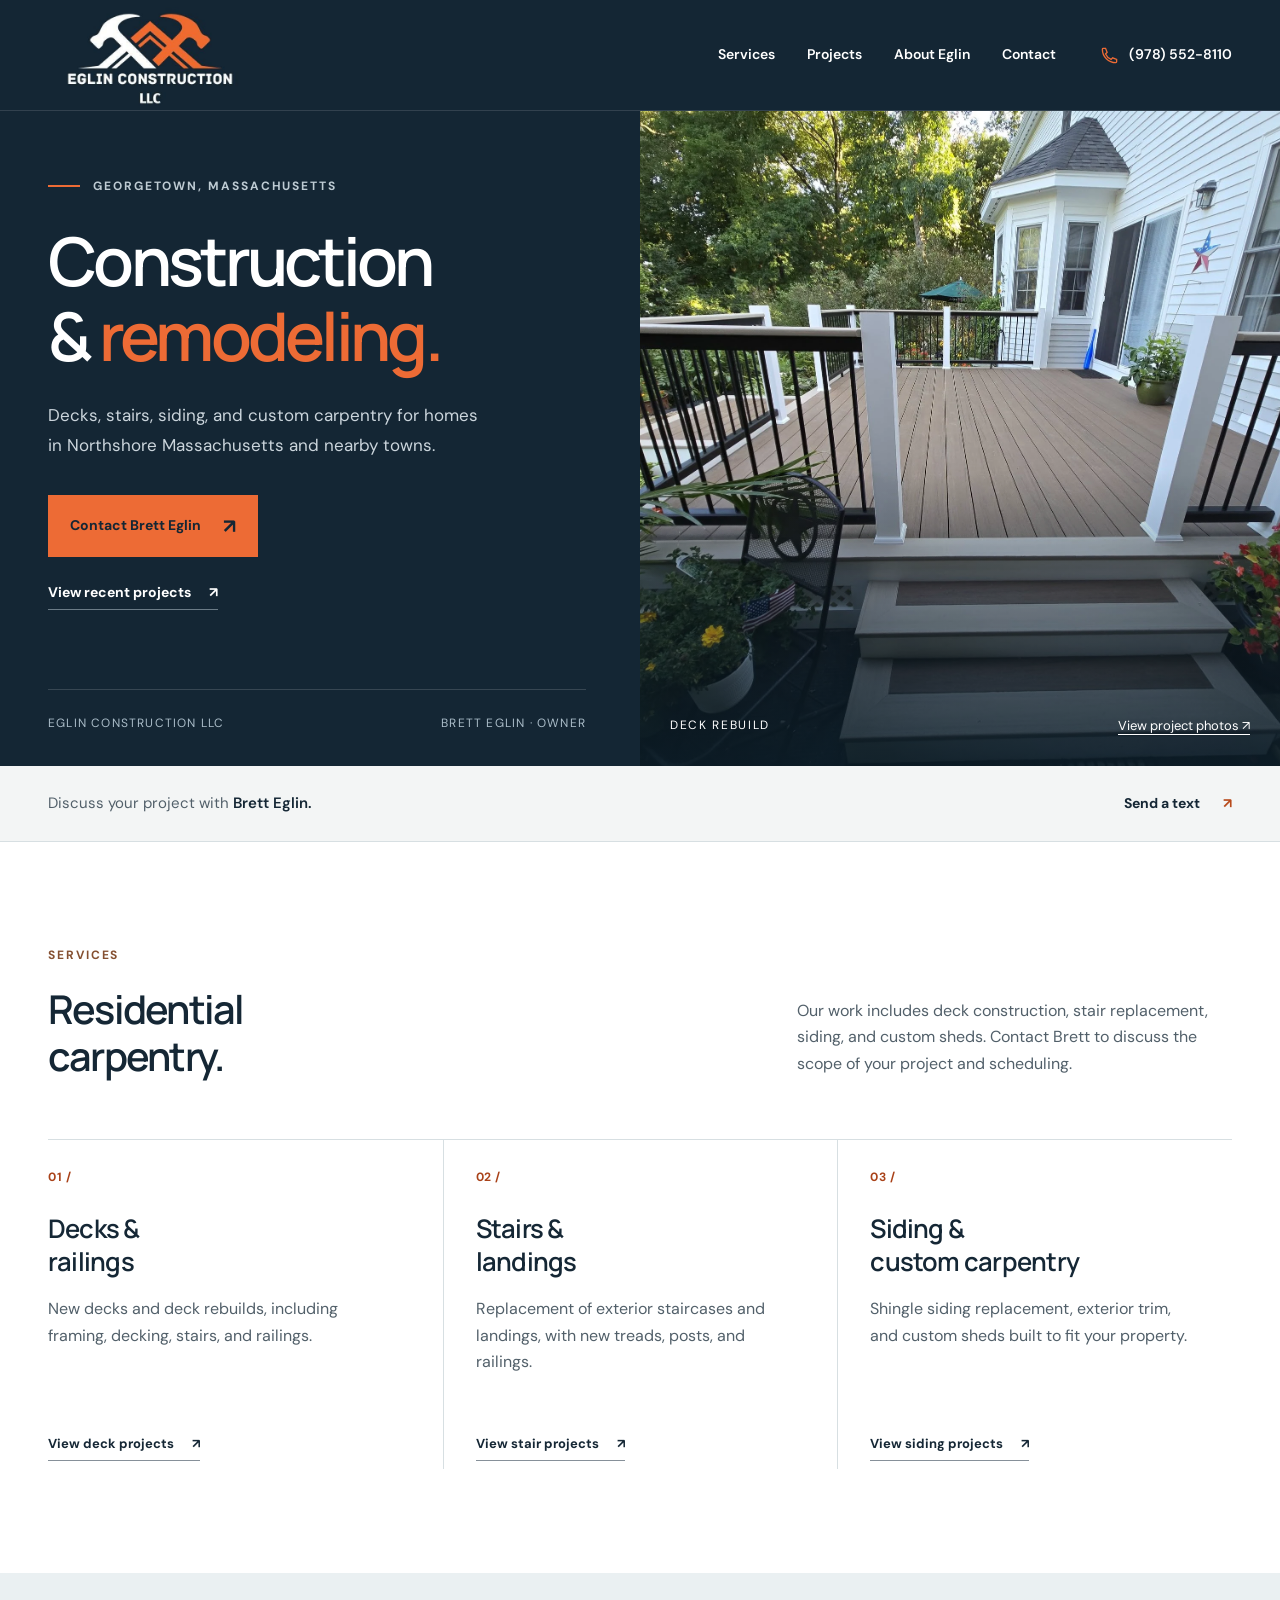
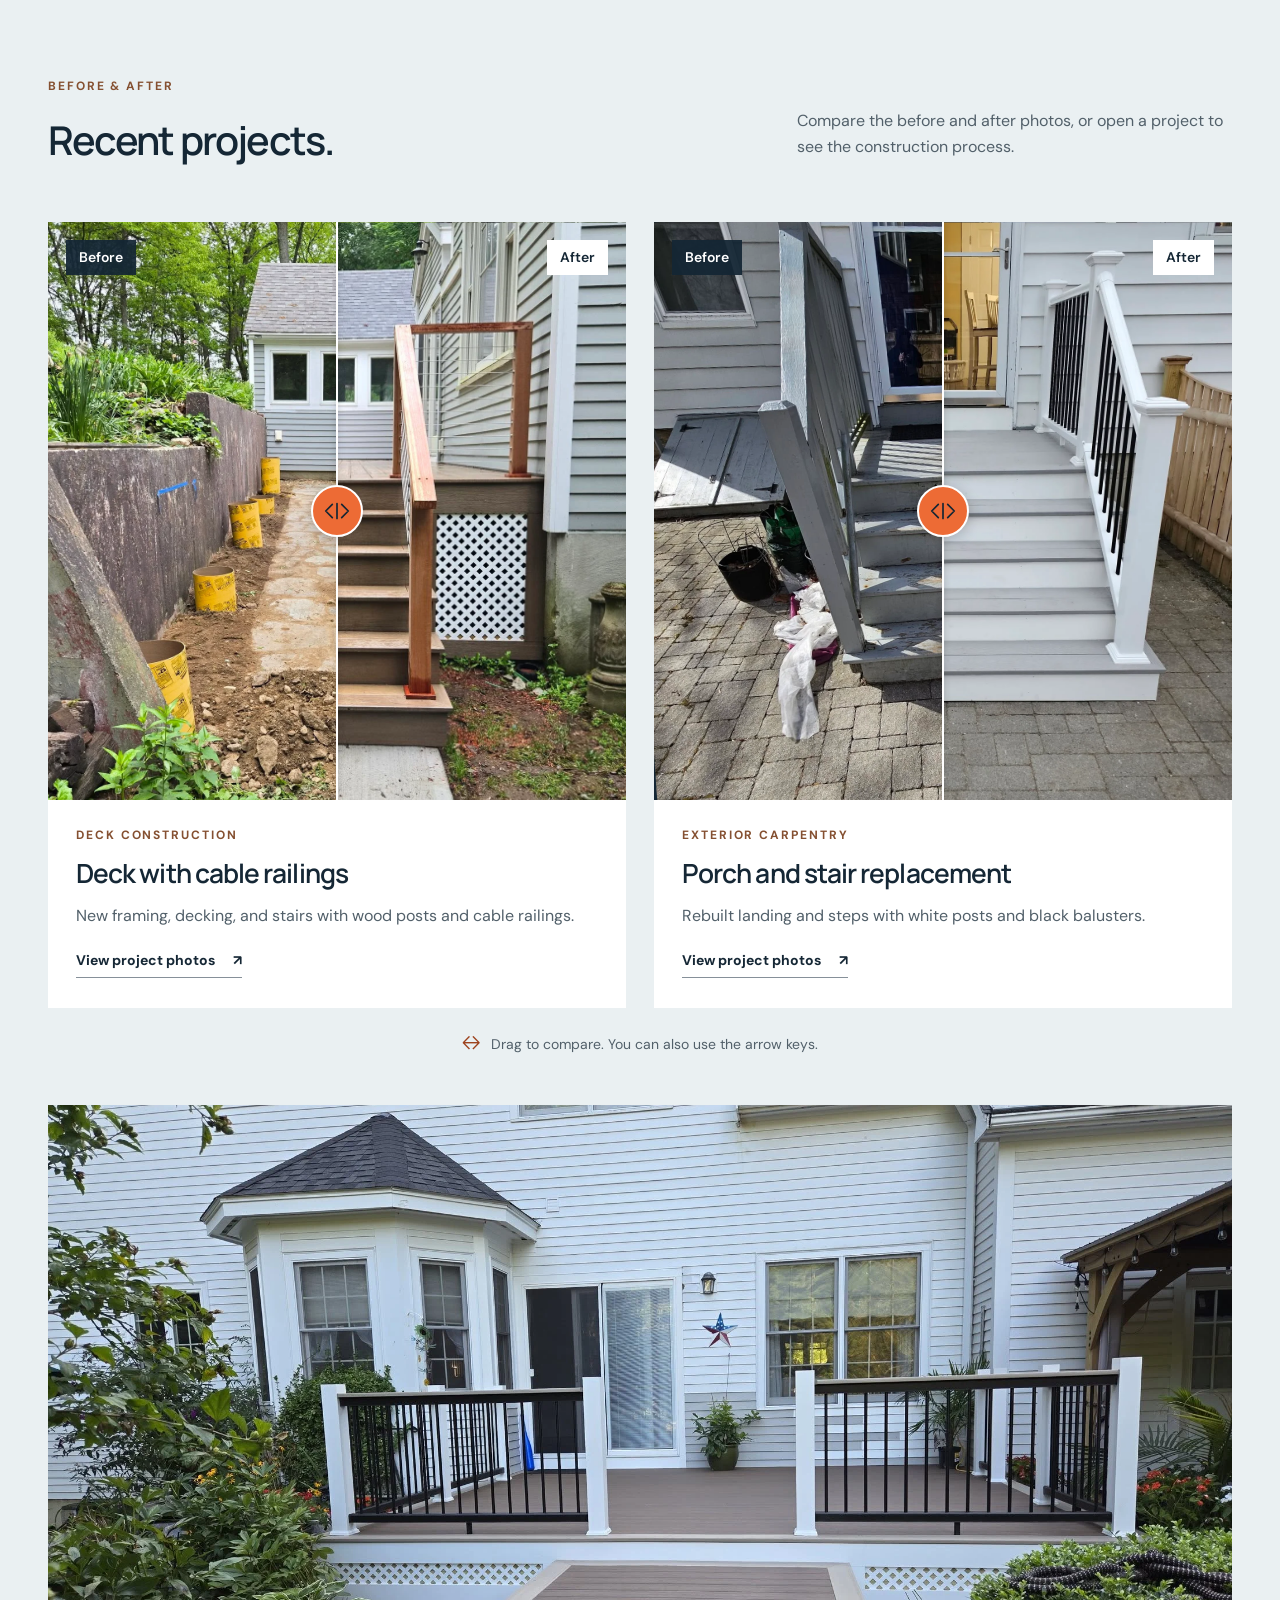
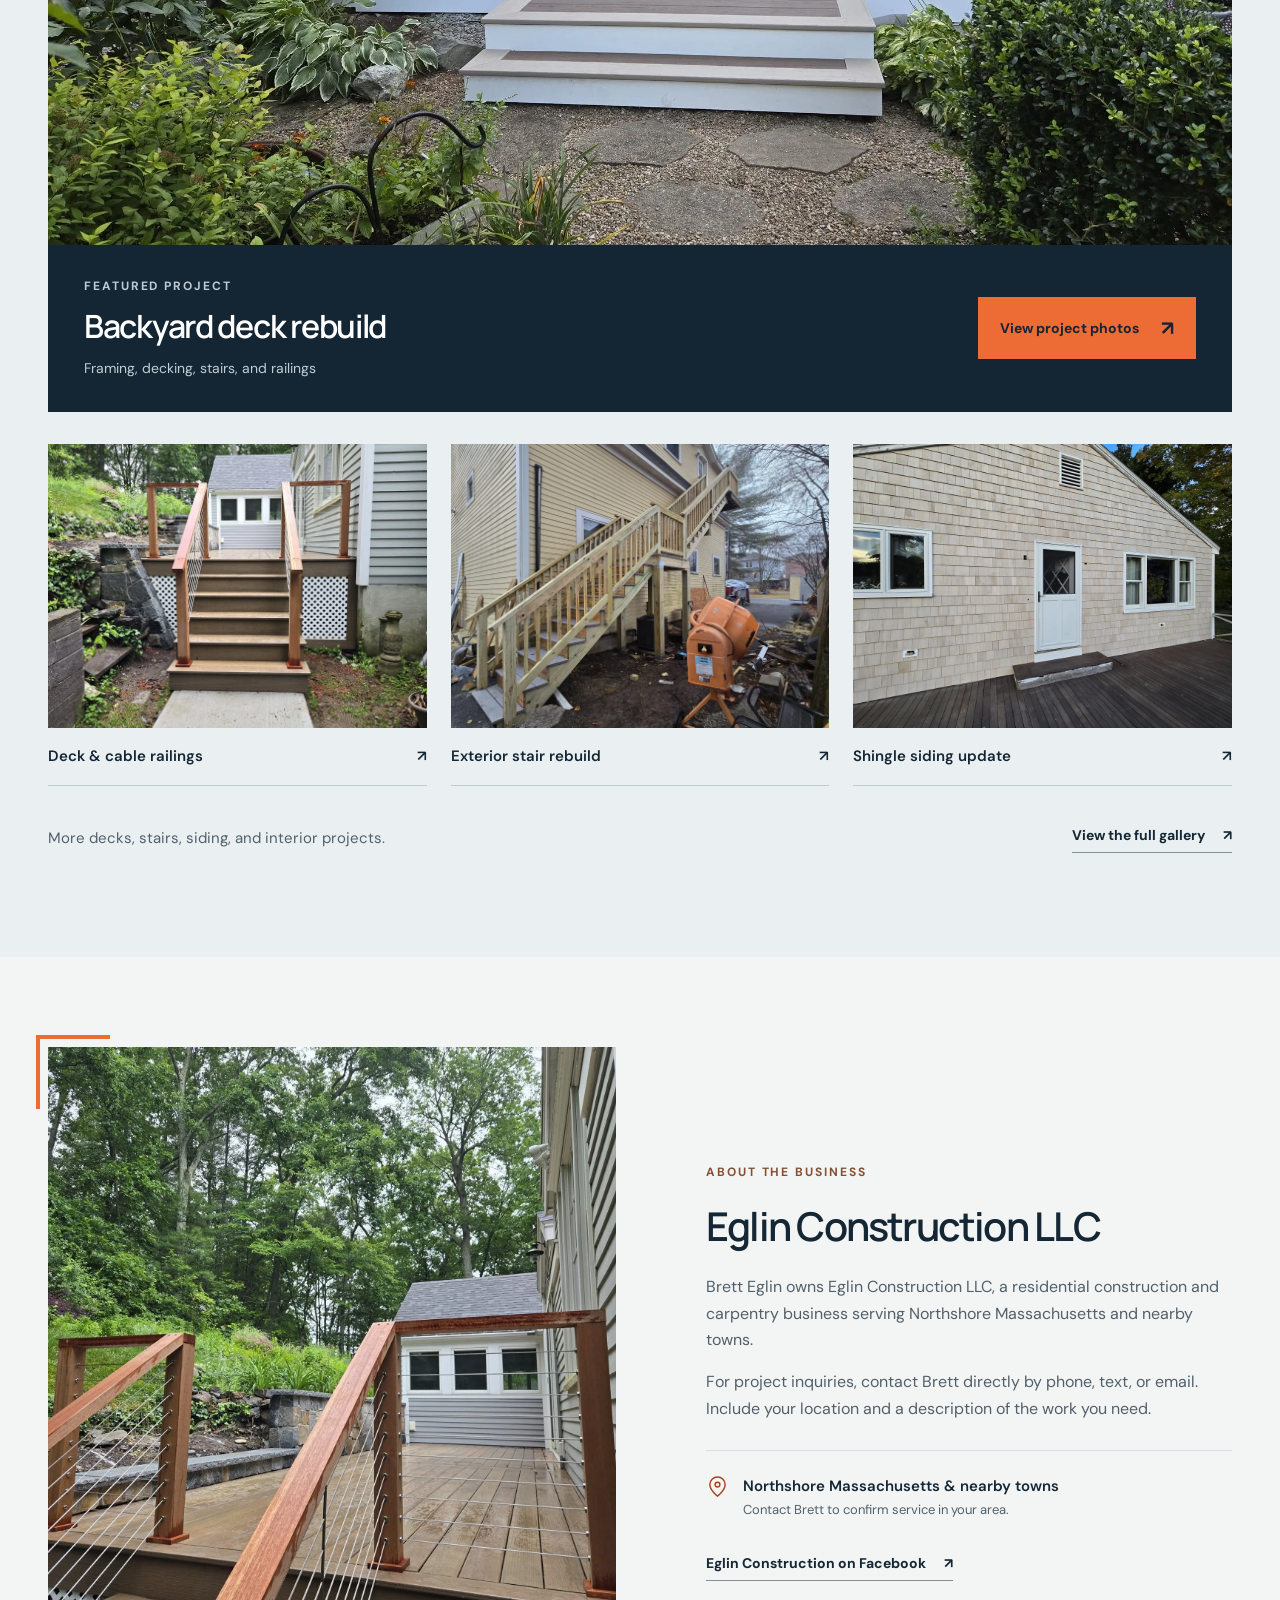
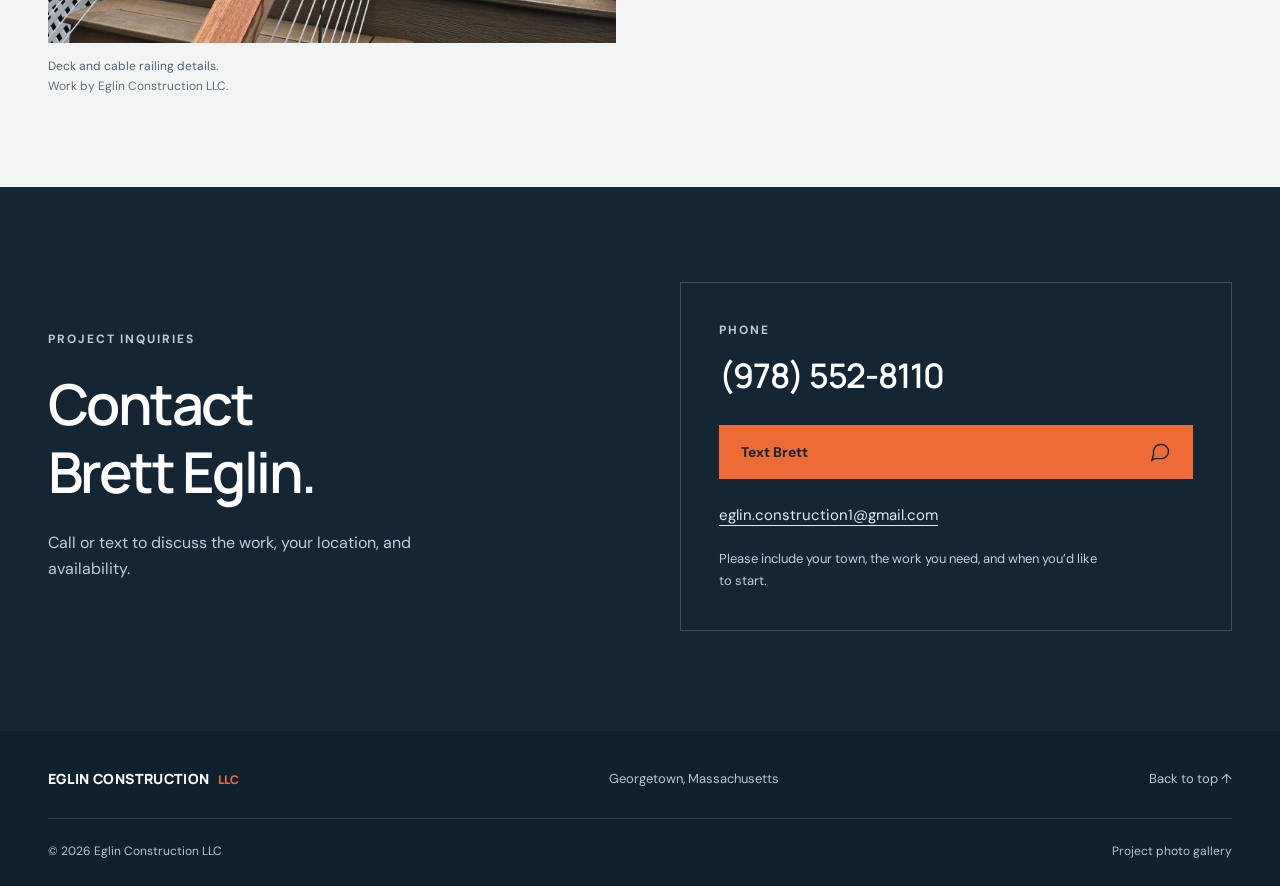
<file: index.html>
<!doctype html>
<html lang="en">
<head>
  <meta charset="utf-8">
  <meta name="viewport" content="width=device-width, initial-scale=1">
  <meta name="theme-color" content="#142634">
  <meta name="robots" content="noindex, nofollow">
  <title>Eglin Construction LLC | Georgetown, MA</title>
  <meta name="description" content="Eglin Construction LLC provides decks, stairs, siding, and residential carpentry in and around Northshore Massachusetts. Contact Brett Eglin at (978) 552-8110.">
  <meta property="og:title" content="Eglin Construction LLC | Georgetown, MA">
  <meta property="og:description" content="Decks, stairs, siding, and residential carpentry in Northshore Massachusetts and nearby towns. View recent projects and contact Brett Eglin.">
  <meta property="og:type" content="website">
  <link rel="icon" type="image/svg+xml" href="data:image/svg+xml,%3Csvg xmlns='http://www.w3.org/2000/svg' viewBox='0 0 32 32'%3E%3Crect width='32' height='32' rx='3' fill='%23142634'/%3E%3Cpath d='M9 7h15v4H13v3h9v4h-9v3h11v4H9z' fill='%23ef6a34'/%3E%3C/svg%3E">
  <link rel="preload" as="image" href="assets/projects/deck-finished-detail.webp">
  <link rel="stylesheet" href="styles.css">
  <link rel="stylesheet" href="comparisons.css">
  <script src="script.js" defer></script>
  <script src="comparisons.js" defer></script>
</head>
<body>
  <a class="skip-link" href="#main">Skip to content</a>
  <header class="site-header" id="top">
    <div class="header-inner wrap">
      <a class="brand" href="#top" aria-label="Eglin Construction LLC home"><img src="assets/eglin-construction-logo.png" alt="Eglin Construction LLC" width="500" height="500"></a>
      <button class="menu-toggle" type="button" aria-expanded="false" aria-controls="main-nav"><span>Menu</span><span class="menu-icon" aria-hidden="true"></span></button>
      <nav id="main-nav" class="main-nav" aria-label="Main navigation">
        <a href="#services">Services</a>
        <a href="projects.html">Projects</a>
        <a href="#about">About Eglin</a>
        <a href="#contact">Contact</a>
        <a class="nav-phone" href="tel:+19785528110"><svg aria-hidden="true" viewBox="0 0 24 24"><path d="M7 3H4a1 1 0 0 0-1 1c0 9.4 7.6 17 17 17a1 1 0 0 0 1-1v-3l-5-2-2 2a14 14 0 0 1-7-7l2-2-2-5Z"/></svg>(978) 552-8110</a>
      </nav>
    </div>
  </header>
  <main id="main">
    <section class="hero" aria-labelledby="hero-title">
      <div class="hero-copy">
        <p class="eyebrow light"><span class="orange-line" aria-hidden="true"></span>GEORGETOWN, MASSACHUSETTS</p>
        <h1 id="hero-title">Construction<br>&amp; <em>remodeling.</em></h1>
        <p class="hero-intro">Decks, stairs, siding, and custom carpentry for homes in Northshore Massachusetts and nearby towns.</p>
        <div class="hero-actions"><a class="button primary" href="#contact">Contact Brett Eglin <span aria-hidden="true">↗</span></a><a class="text-link light-link" href="projects.html">View recent projects <span aria-hidden="true">↗</span></a></div>
        <div class="hero-bottom"><span>EGLIN CONSTRUCTION LLC</span><span>BRETT EGLIN · OWNER</span></div>
      </div>
      <figure class="hero-image"><img src="assets/projects/deck-finished-detail.webp" width="2048" height="1536" alt="Eglin Construction deck with brown decking, white posts, and black railings" fetchpriority="high"><figcaption><span>DECK REBUILD</span><a href="projects.html#deck-rebuild">View project photos ↗</a></figcaption></figure>
    </section>
    <div class="intro-strip"><div class="wrap"><p>Discuss your project with <strong>Brett Eglin.</strong></p><a href="sms:+19785528110">Send a text <span aria-hidden="true">↗</span></a></div></div>
    <section class="services section wrap" id="services" aria-labelledby="services-title">
      <div class="section-heading"><div><p class="eyebrow">SERVICES</p><h2 id="services-title">Residential<br>carpentry.</h2></div><p>Our work includes deck construction, stair replacement, siding, and custom sheds. Contact Brett to discuss the scope of your project and scheduling.</p></div>
      <div class="service-grid">
        <article class="service"><span class="service-number">01 /</span><h3>Decks &amp;<br>railings</h3><p>New decks and deck rebuilds, including framing, decking, stairs, and railings.</p><a href="projects.html#deck-rebuild" class="text-link">View deck projects <span aria-hidden="true">↗</span></a></article>
        <article class="service"><span class="service-number">02 /</span><h3>Stairs &amp;<br>landings</h3><p>Replacement of exterior staircases and landings, with new treads, posts, and railings.</p><a href="projects.html#stair-rebuild" class="text-link">View stair projects <span aria-hidden="true">↗</span></a></article>
        <article class="service"><span class="service-number">03 /</span><h3>Siding &amp;<br>custom carpentry</h3><p>Shingle siding replacement, exterior trim, and custom sheds built to fit your property.</p><a href="projects.html#shingle-siding" class="text-link">View siding projects <span aria-hidden="true">↗</span></a></article>
      </div>
    </section>
    <section class="home-projects section" id="projects" aria-labelledby="projects-title">
      <div class="wrap"><div class="section-heading"><div><p class="eyebrow">BEFORE &amp; AFTER</p><h2 id="projects-title">Recent projects.</h2></div><p>Compare the before and after photos, or open a project to see the construction process.</p></div>
      <div class="comparison-grid">
        <article class="comparison-card" aria-labelledby="deck-comparison-title">
          <div class="comparison-stage" data-comparison style="--split:50%">
            <div class="comparison-layer comparison-before"><img src="assets/facebook/122189387636316871.webp" width="1536" height="2048" alt="The ground beside the house being prepared before the new deck" loading="lazy" draggable="false" style="--photo-width:110%;--photo-left:-7%;--photo-top:-13%"></div>
            <div class="comparison-layer comparison-after"><img src="assets/facebook/122189388212316871.webp" width="1536" height="2048" alt="The same space with a finished deck, wood posts, and cable railings" loading="lazy" draggable="false" style="--photo-width:130.9%;--photo-left:-20.7%;--photo-top:-33.5%"></div>
            <span class="comparison-badge comparison-badge-before" aria-hidden="true">Before</span><span class="comparison-badge comparison-badge-after" aria-hidden="true">After</span>
            <span class="comparison-divider" aria-hidden="true"><span class="comparison-grip"><svg viewBox="0 0 32 24"><path d="m11 5-7 7 7 7M21 5l7 7-7 7M16 4v16"/></svg></span></span>
            <input class="comparison-range" type="range" min="0" max="100" value="50" aria-label="Reveal the finished deck" aria-describedby="comparison-help" aria-valuetext="50% after photo revealed">
          </div>
          <div class="comparison-caption"><p class="eyebrow">DECK CONSTRUCTION</p><h3 id="deck-comparison-title">Deck with cable railings</h3><p>New framing, decking, and stairs with wood posts and cable railings.</p><a class="text-link" href="projects.html#cable-deck">View project photos <span aria-hidden="true">↗</span></a></div>
        </article>
        <article class="comparison-card" aria-labelledby="porch-comparison-title">
          <div class="comparison-stage" data-comparison style="--split:50%">
            <div class="comparison-layer comparison-before"><img src="assets/facebook/122118190340316871.webp" width="1536" height="2048" alt="The original worn porch steps and wood railings at the side entrance" loading="lazy" draggable="false" style="--photo-width:107.8%;--photo-left:-6.34%;--photo-top:.38%;--photo-rotation:-4deg"></div>
            <div class="comparison-layer comparison-after"><img src="assets/facebook/122118190262316871.webp" width="1536" height="2048" alt="The rebuilt porch with new steps, white posts, and black balusters" loading="lazy" draggable="false" style="--photo-width:110%;--photo-left:-5%;--photo-top:-10%"></div>
            <span class="comparison-badge comparison-badge-before" aria-hidden="true">Before</span><span class="comparison-badge comparison-badge-after" aria-hidden="true">After</span>
            <span class="comparison-divider" aria-hidden="true"><span class="comparison-grip"><svg viewBox="0 0 32 24"><path d="m11 5-7 7 7 7M21 5l7 7-7 7M16 4v16"/></svg></span></span>
            <input class="comparison-range" type="range" min="0" max="100" value="50" aria-label="Reveal the rebuilt porch and stairs" aria-describedby="comparison-help" aria-valuetext="50% after photo revealed">
          </div>
          <div class="comparison-caption"><p class="eyebrow">EXTERIOR CARPENTRY</p><h3 id="porch-comparison-title">Porch and stair replacement</h3><p>Rebuilt landing and steps with white posts and black balusters.</p><a class="text-link" href="projects.html#porch-stairs">View project photos <span aria-hidden="true">↗</span></a></div>
        </article>
      </div>
      <p class="comparison-help" id="comparison-help"><span aria-hidden="true">↔</span> Drag to compare. You can also use the arrow keys.</p>
      <noscript><p class="comparison-help">Explore each project to view the original before and after photos.</p></noscript>
      <a href="projects.html#deck-rebuild" class="featured-project"><img src="assets/projects/deck-finished-front.webp" width="2048" height="1536" alt="Finished deck with new stairs, white posts, and black railings" loading="lazy"><div class="featured-project-caption"><div><p class="eyebrow light">FEATURED PROJECT</p><h3>Backyard deck rebuild</h3><p>Framing, decking, stairs, and railings</p></div><span class="button primary">View project photos <span aria-hidden="true">↗</span></span></div></a>
      <div class="project-teasers"><a href="projects.html#cable-railing-deck"><img src="assets/projects/cable-deck-finished.webp" width="1536" height="2048" alt="Finished deck stairs with wood posts and cable railings" loading="lazy"><span>Deck &amp; cable railings <span aria-hidden="true">↗</span></span></a><a href="projects.html#stair-rebuild"><img src="assets/projects/stairs-installed.webp" width="1536" height="2048" alt="Installed exterior stairs and landings with wood railings" loading="lazy"><span>Exterior stair rebuild <span aria-hidden="true">↗</span></span></a><a href="projects.html#shingle-siding"><img src="assets/projects/siding-side.webp" width="2048" height="1536" alt="New shingle siding around a home's windows and door" loading="lazy"><span>Shingle siding update <span aria-hidden="true">↗</span></span></a></div>
      <div class="gallery-invitation"><p>More decks, stairs, siding, and interior projects.</p><a href="photos.html" class="text-link">View the full gallery <span aria-hidden="true">↗</span></a></div></div>
    </section>
    <section class="about-section" id="about" aria-labelledby="about-title">
      <div class="about-grid wrap">
        <figure class="about-image"><img src="assets/projects/cable-deck-detail.webp" width="1536" height="2048" alt="Close view of an Eglin Construction deck with wood posts and cable railings" loading="lazy"><figcaption>Deck and cable railing details.<span>Work by Eglin Construction LLC.</span></figcaption></figure>
        <div class="about-copy"><p class="eyebrow">ABOUT THE BUSINESS</p><h2 id="about-title">Eglin Construction LLC</h2><p>Brett Eglin owns Eglin Construction LLC, a residential construction and carpentry business serving Northshore Massachusetts and nearby towns.</p><p>For project inquiries, contact Brett directly by phone, text, or email. Include your location and a description of the work you need.</p><div class="location-detail"><svg viewBox="0 0 24 24" aria-hidden="true"><path d="M20 10c0 6-8 12-8 12S4 16 4 10a8 8 0 1 1 16 0Z"/><circle cx="12" cy="10" r="2.5"/></svg><span>Northshore Massachusetts &amp; nearby towns<br><small>Contact Brett to confirm service in your area.</small></span></div><a href="https://www.facebook.com/61559506144607/" class="text-link" target="_blank" rel="noopener noreferrer">Eglin Construction on Facebook <span aria-hidden="true">↗</span><span class="sr-only"> (opens in a new tab)</span></a></div>
      </div>
    </section>
    <section class="contact-section" id="contact" aria-labelledby="contact-title">
      <div class="wrap contact-grid"><div><p class="eyebrow light">PROJECT INQUIRIES</p><h2 id="contact-title">Contact<br>Brett Eglin.</h2><p>Call or text to discuss the work, your location, and availability.</p></div><div class="contact-card"><span class="eyebrow light">PHONE</span><a class="big-phone" href="tel:+19785528110">(978) 552-8110</a><a class="button primary" href="sms:+19785528110">Text Brett <svg viewBox="0 0 24 24" aria-hidden="true"><path d="M21 11.5a8.5 8.5 0 0 1-8.5 8.5H4l-3 2 2-7V11.5A8.5 8.5 0 0 1 11.5 3h1a8.5 8.5 0 0 1 8.5 8.5Z"/></svg></a><a class="contact-email" href="mailto:eglin.construction1@gmail.com">eglin.construction1@gmail.com</a><p>Please include your town, the work you need, and when you’d like to start.</p></div></div>
    </section>
  </main>
  <footer class="site-footer"><div class="wrap"><div class="footer-main"><a href="#top" class="footer-name">EGLIN CONSTRUCTION <span>LLC</span></a><span>Georgetown, Massachusetts</span><a href="#top">Back to top ↑</a></div><div class="footer-bottom"><p>© <span id="year">2026</span> Eglin Construction LLC</p><p><a href="photos.html">Project photo gallery</a></p></div></div></footer>
  <div class="mobile-contact" aria-label="Quick contact"><a href="tel:+19785528110">Call Brett</a><a href="sms:+19785528110">Text Brett <span aria-hidden="true">↗</span></a></div>
</body>
</html>
</file>
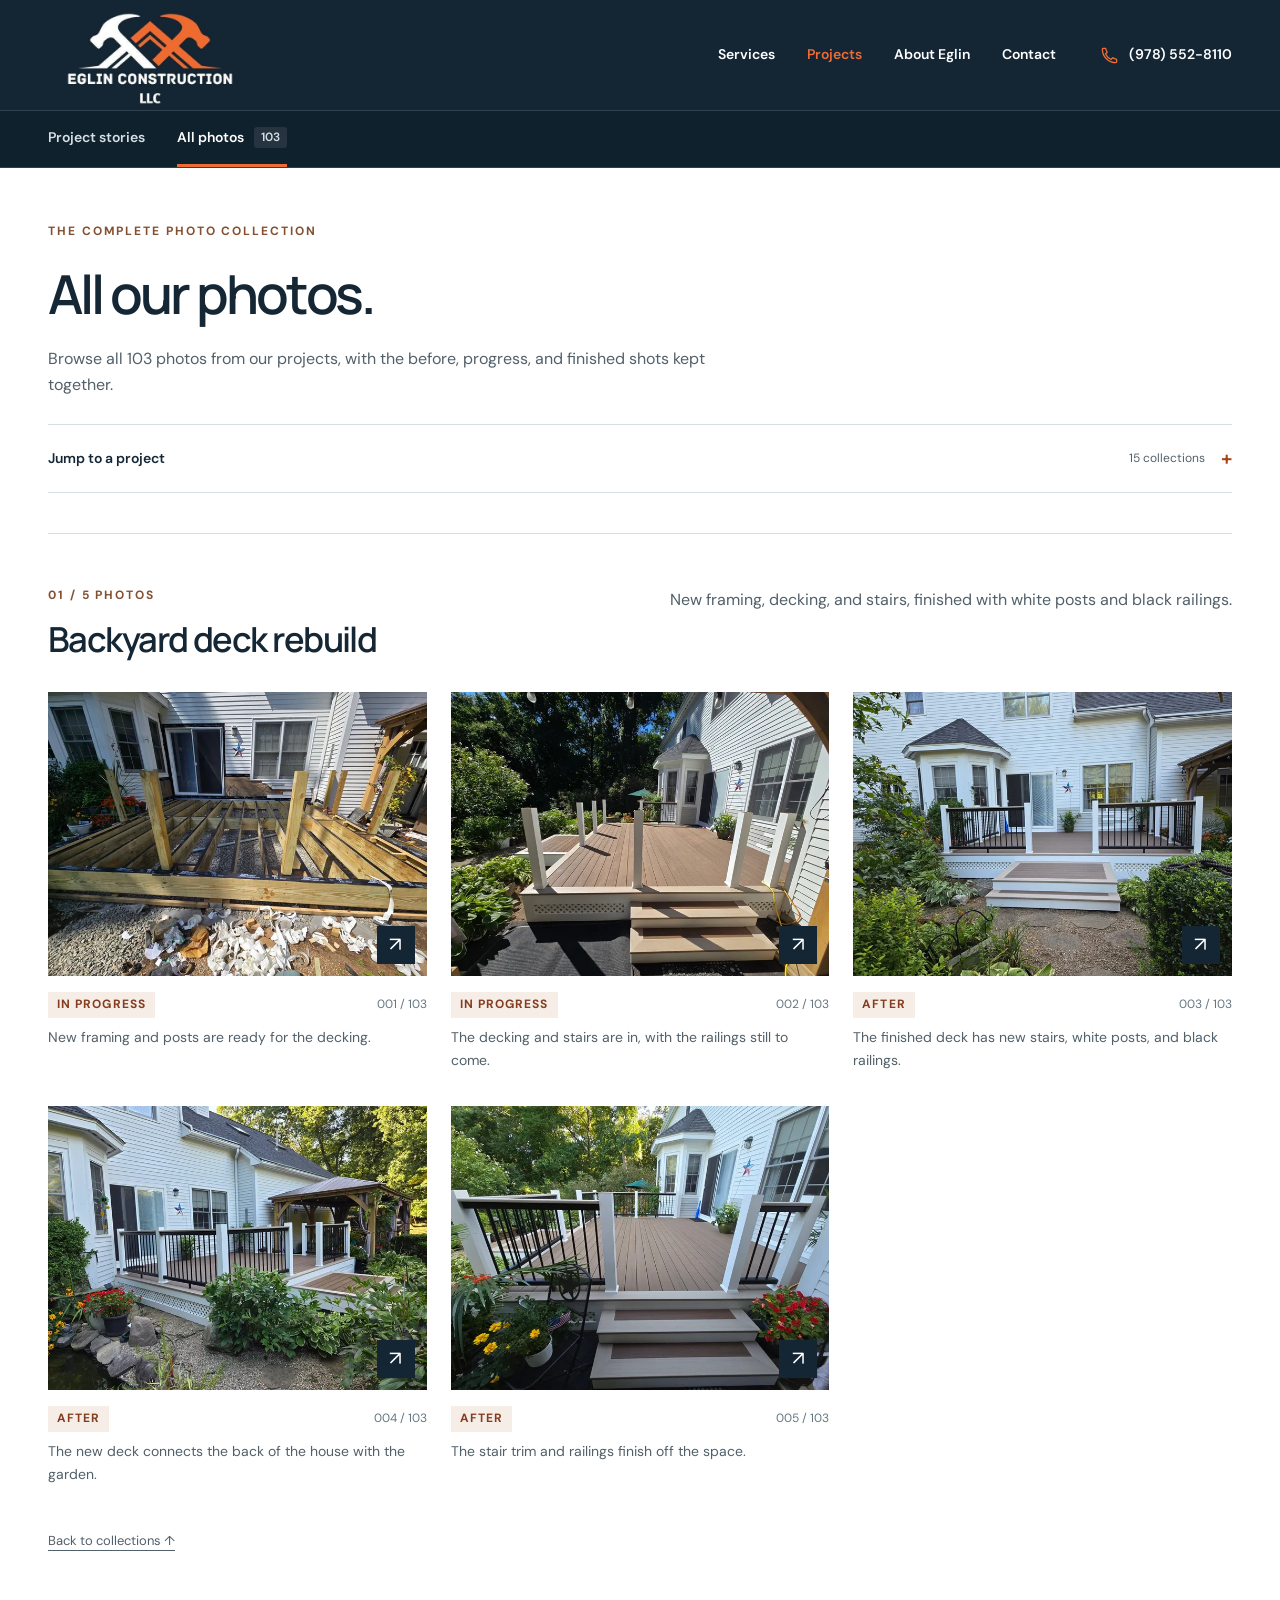
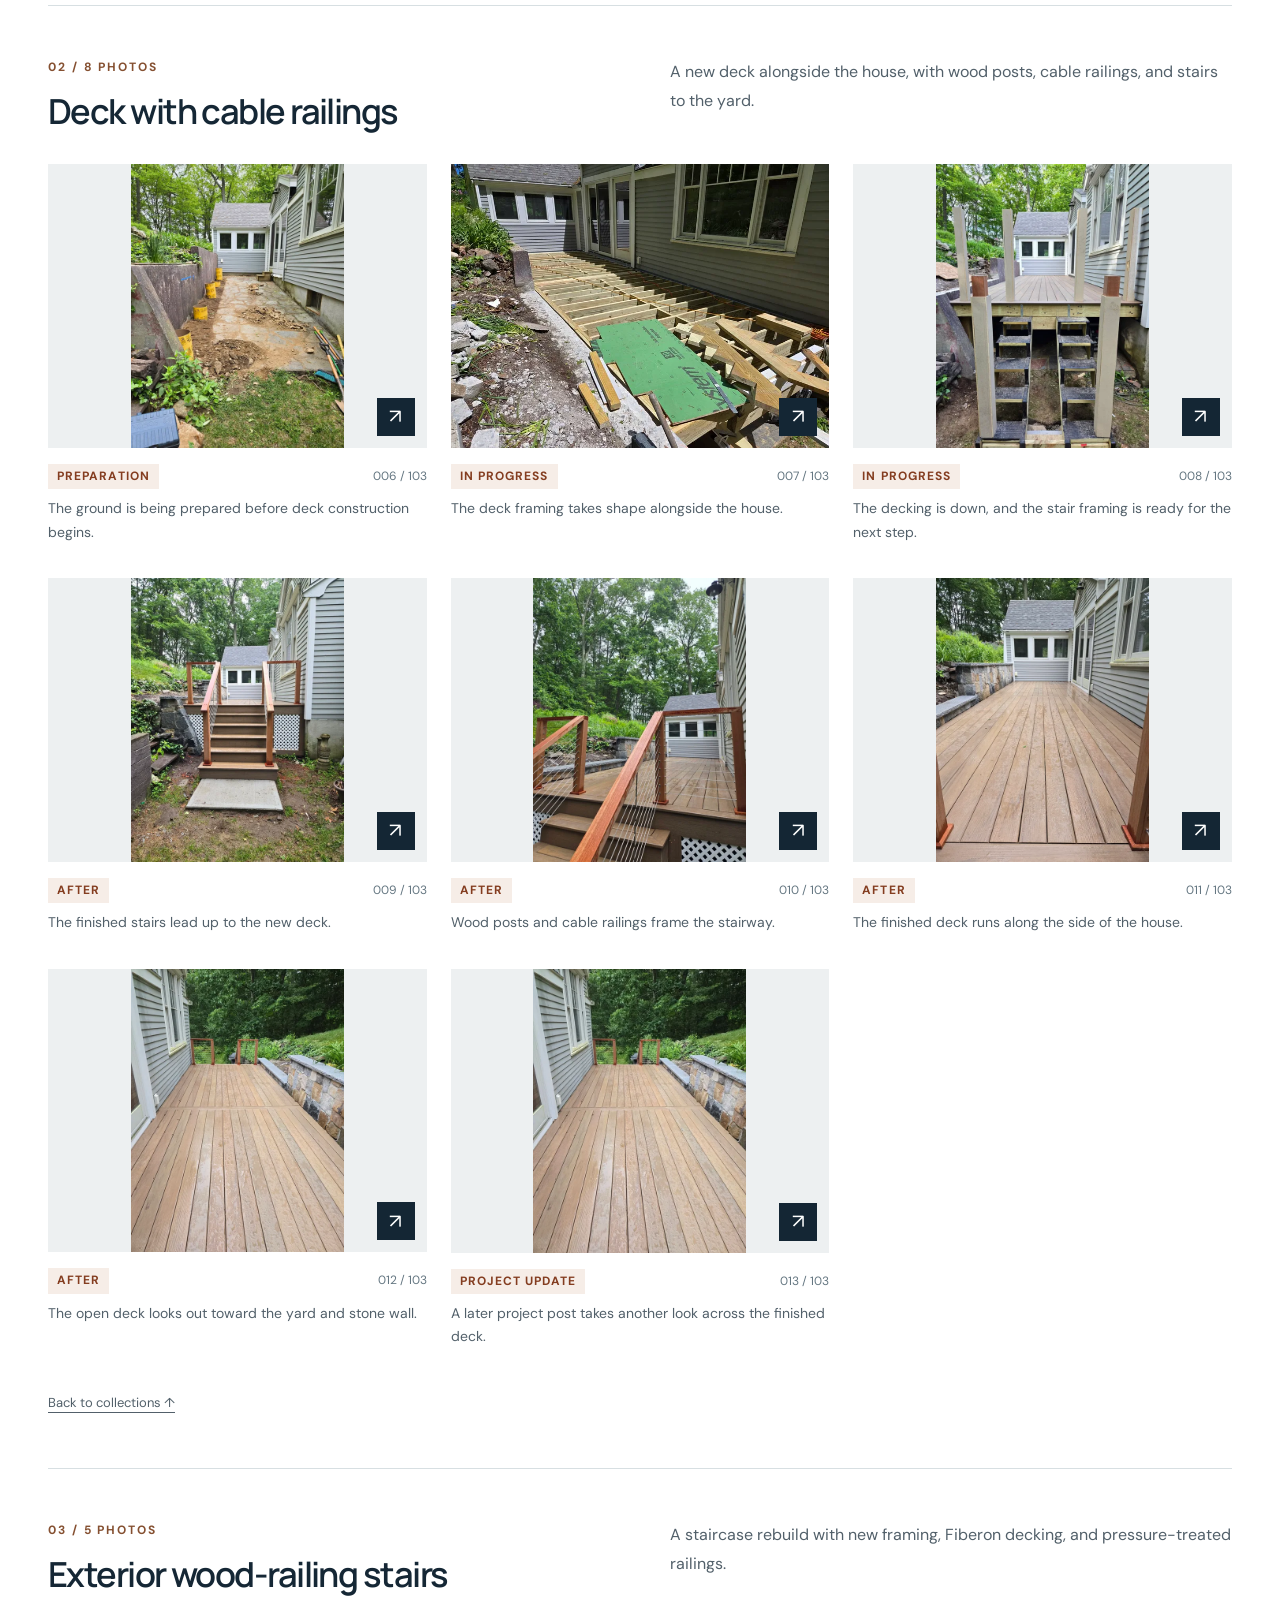
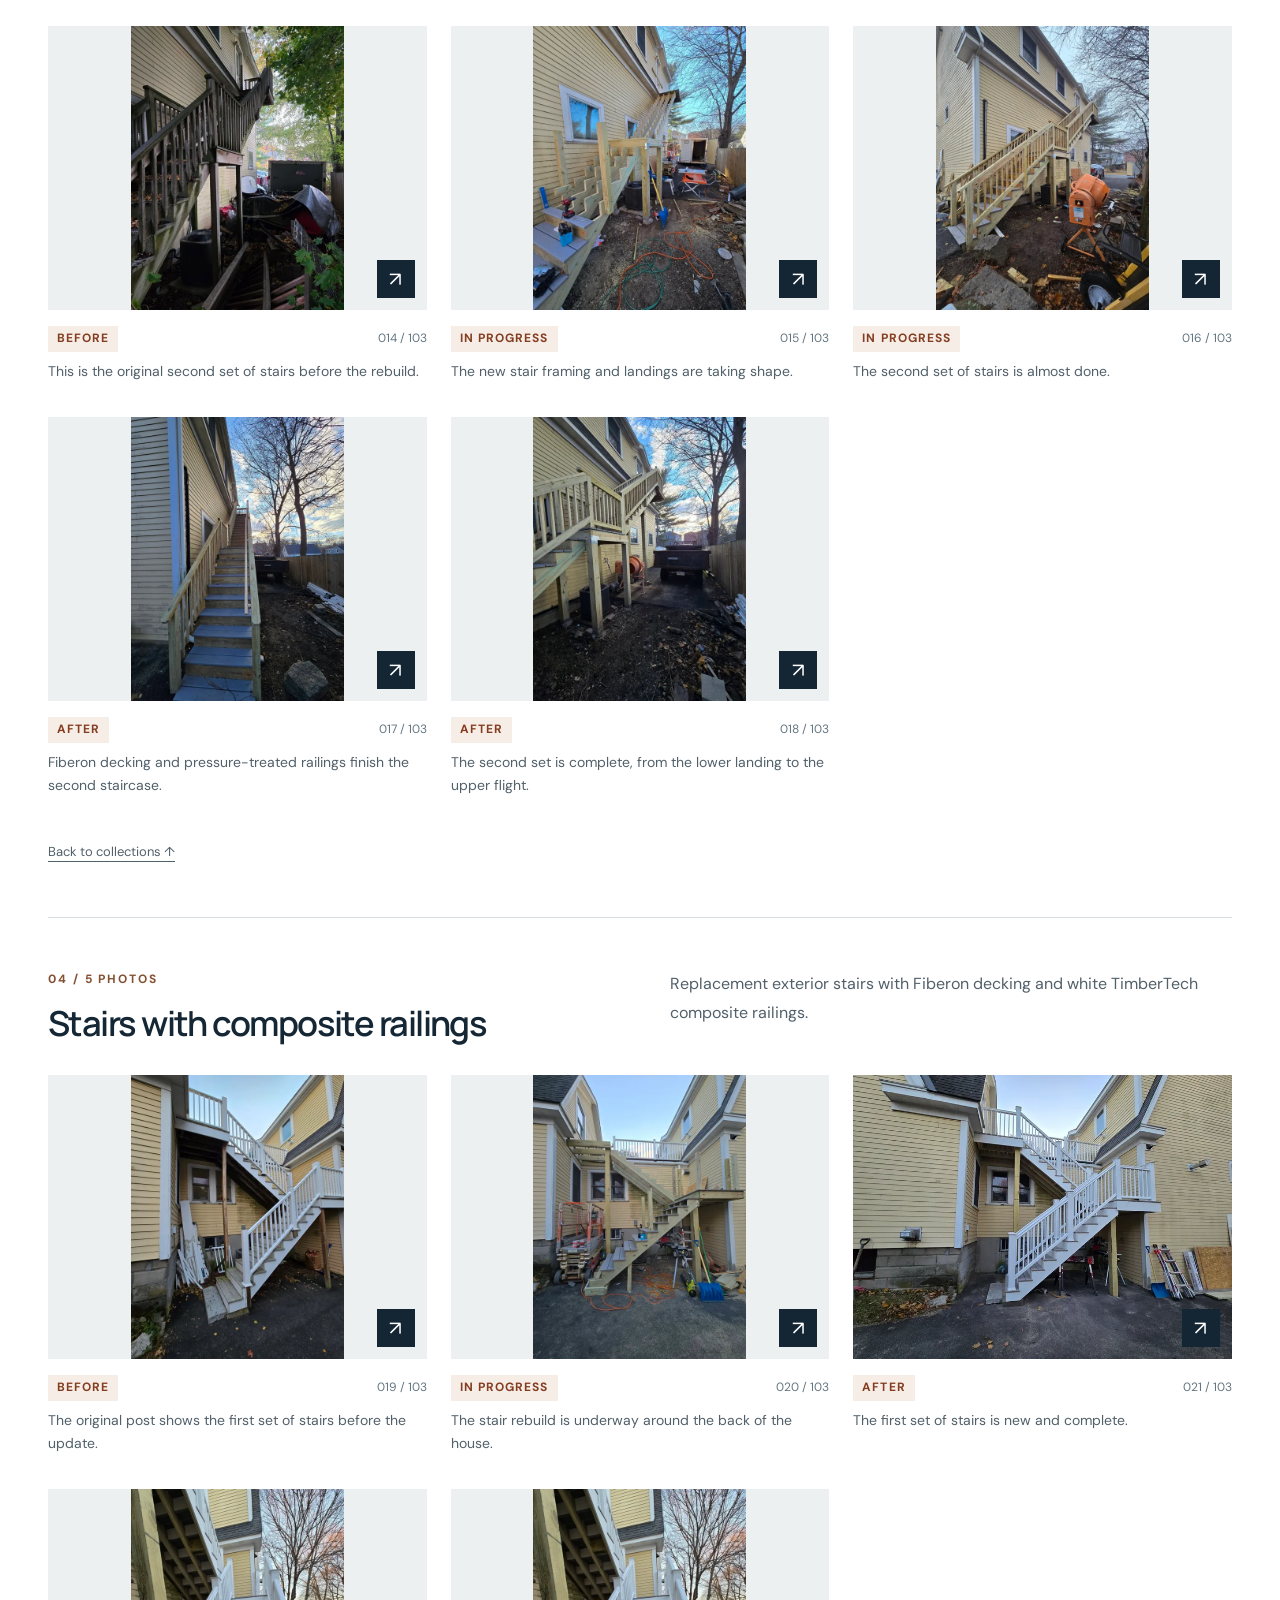
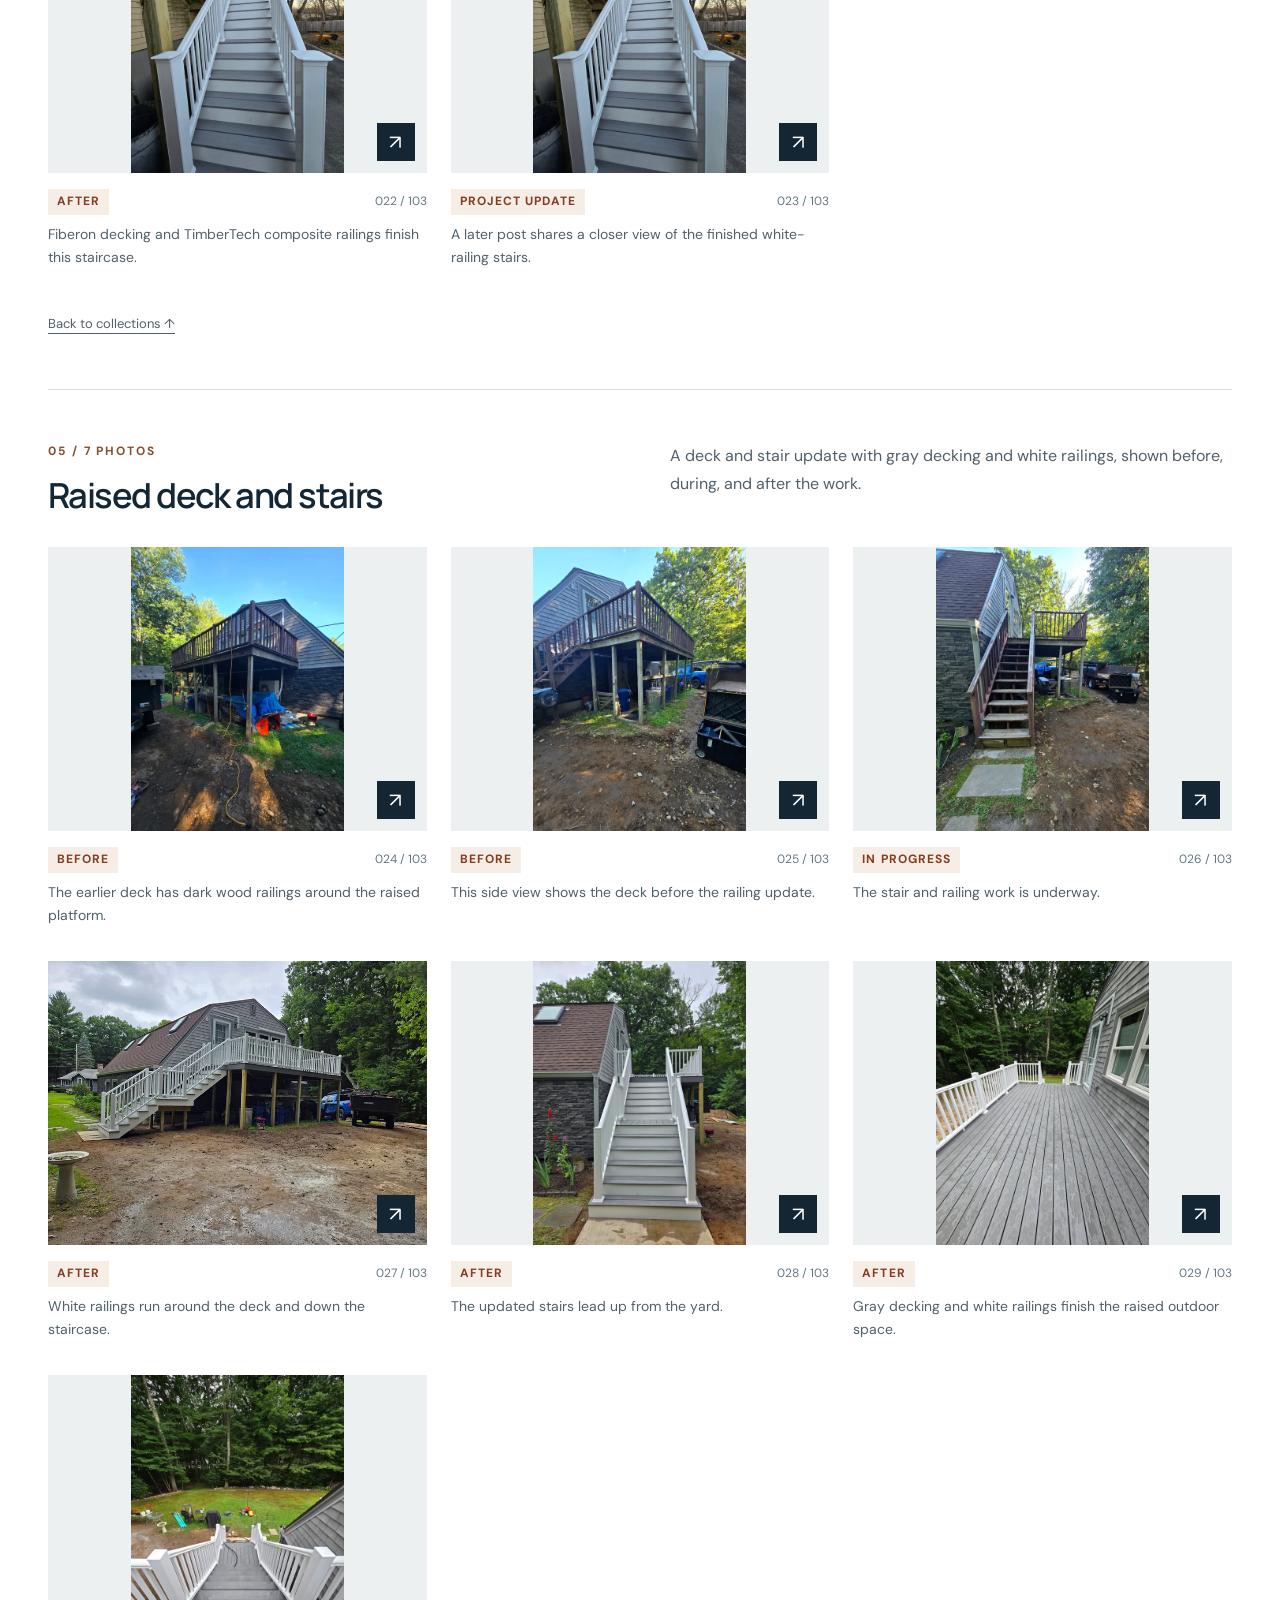
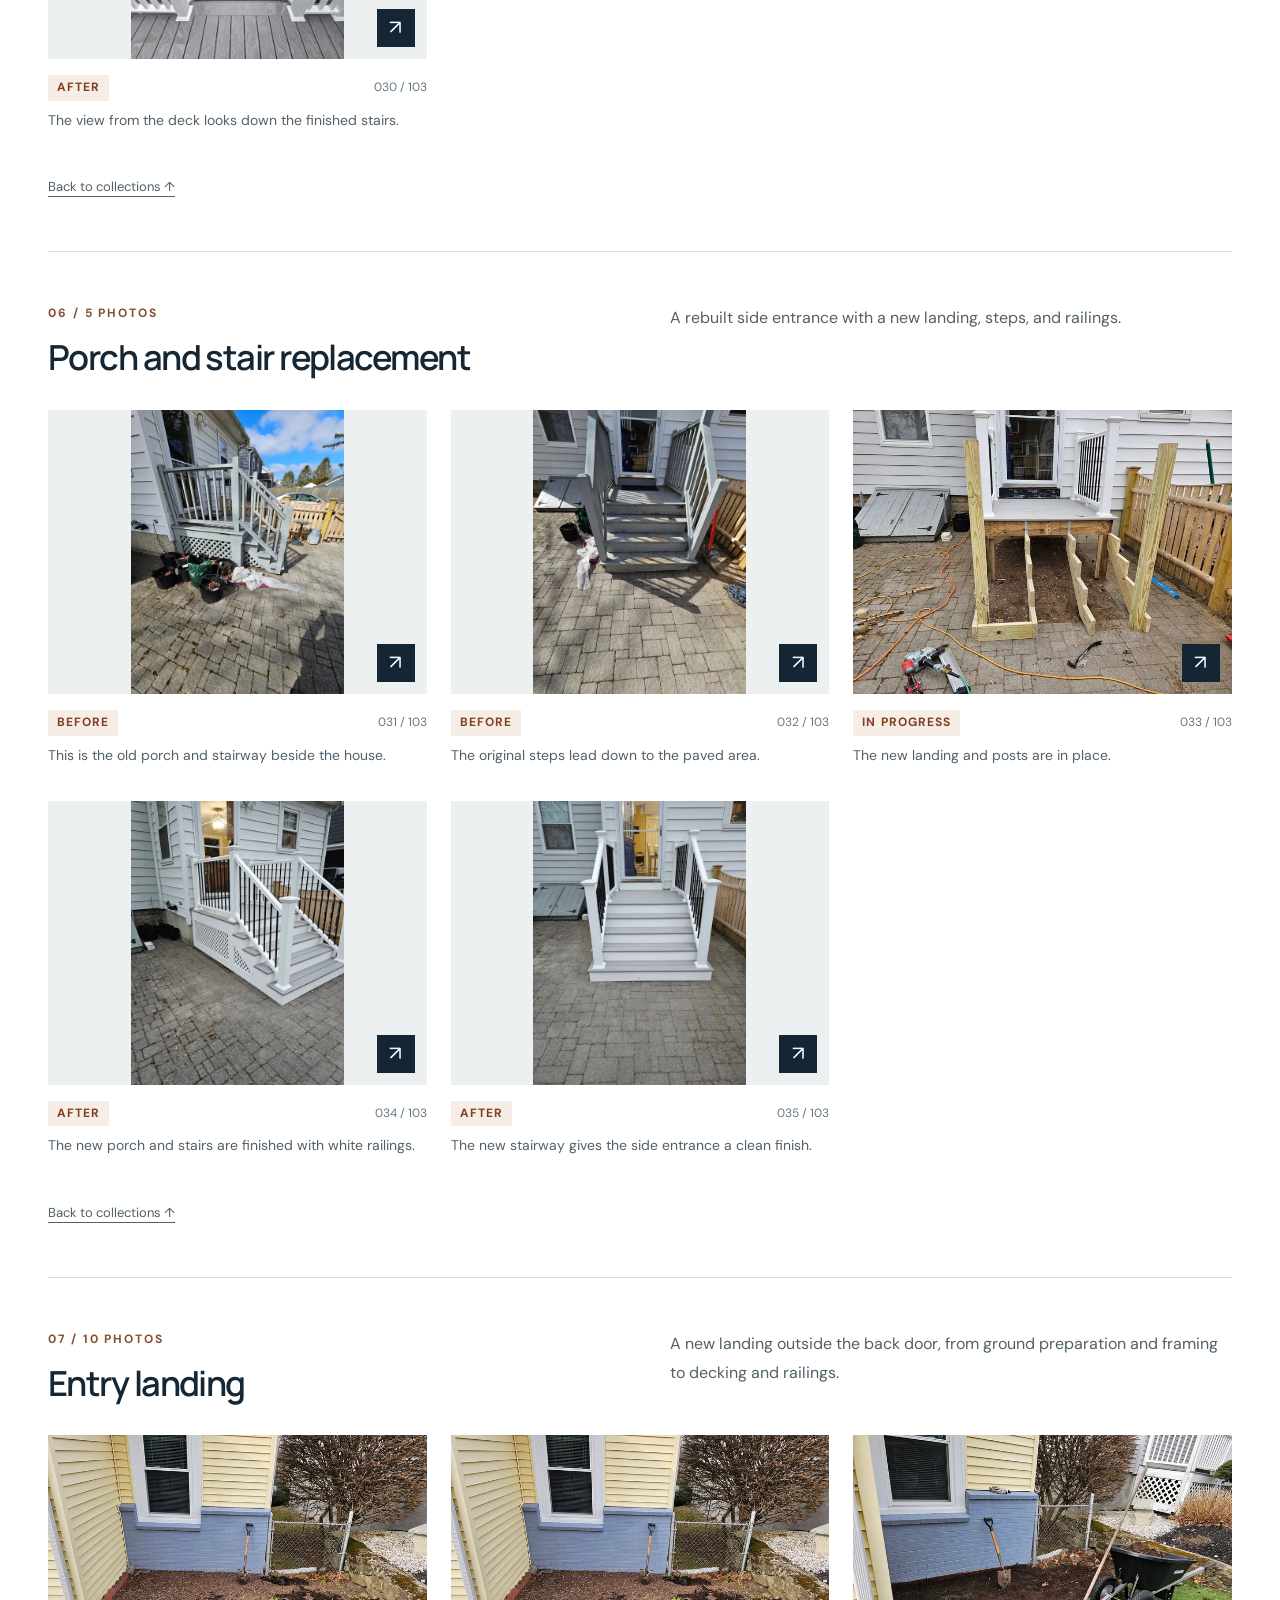
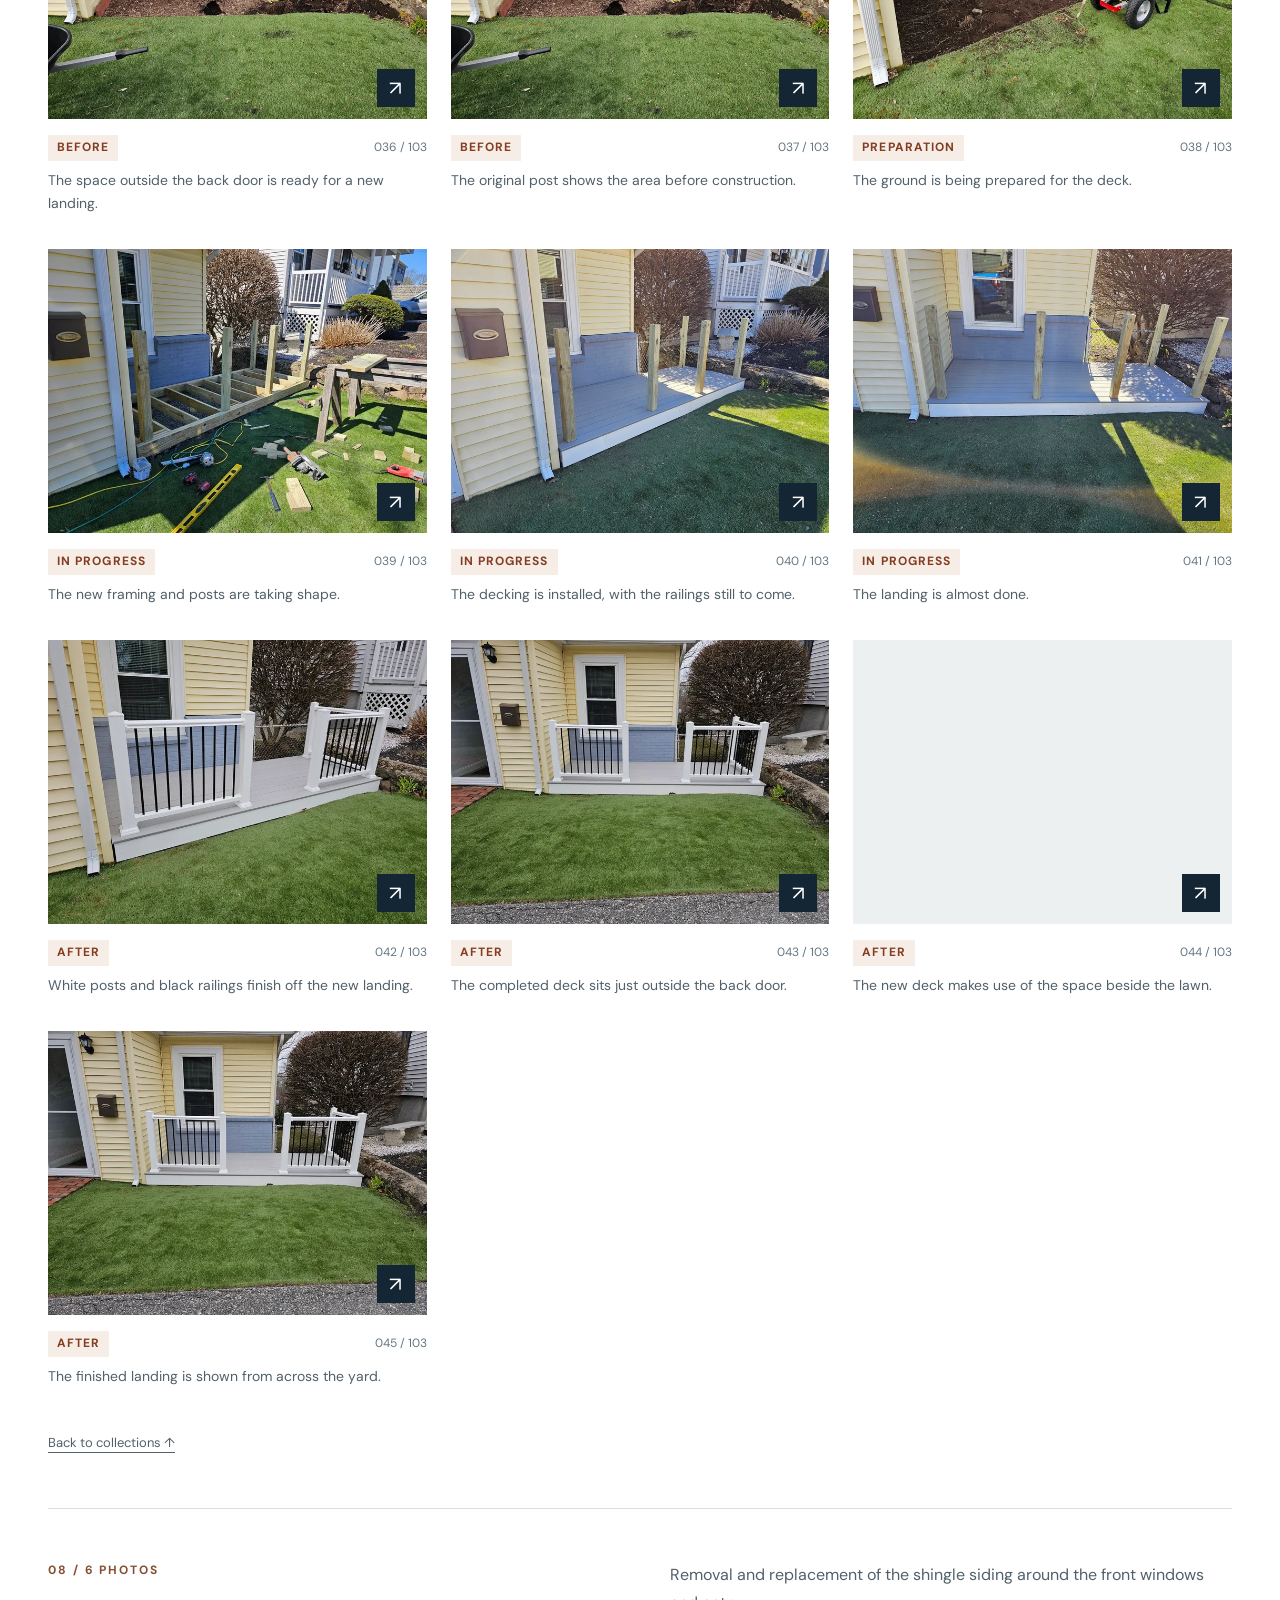
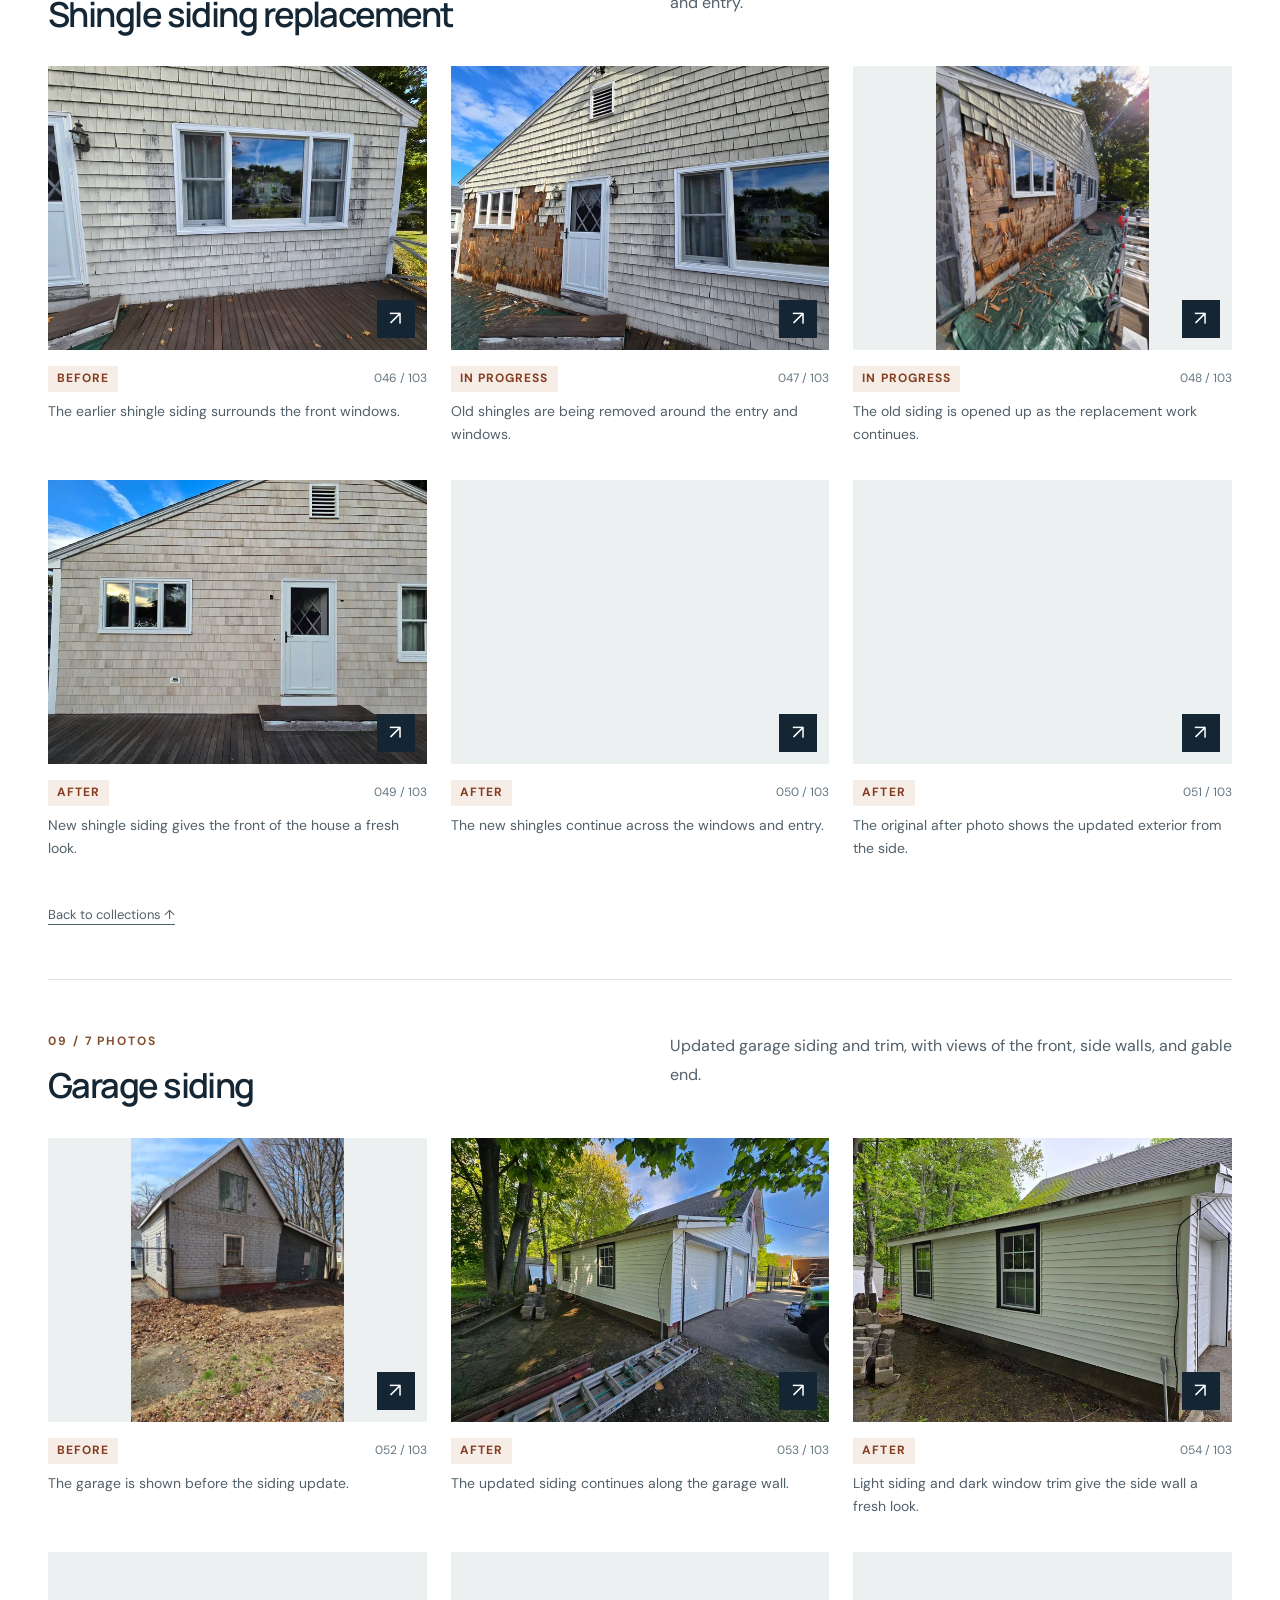
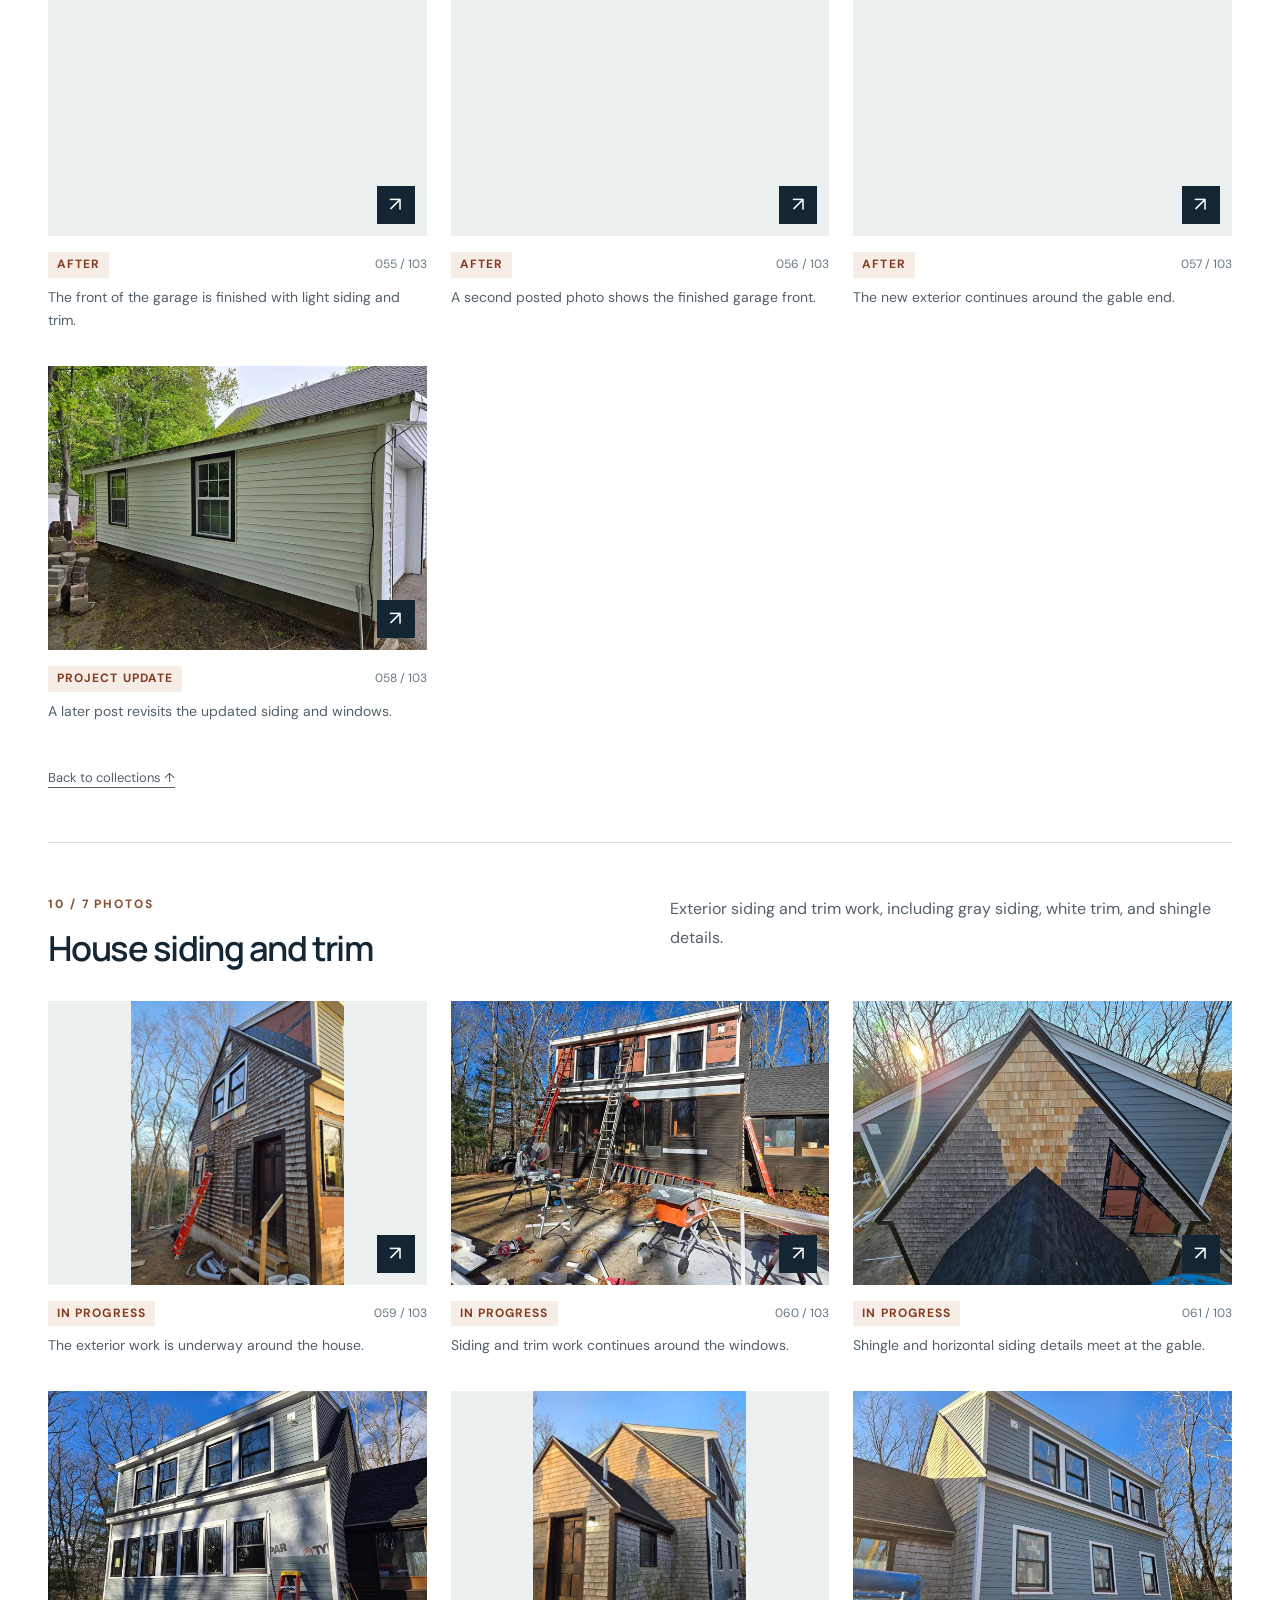
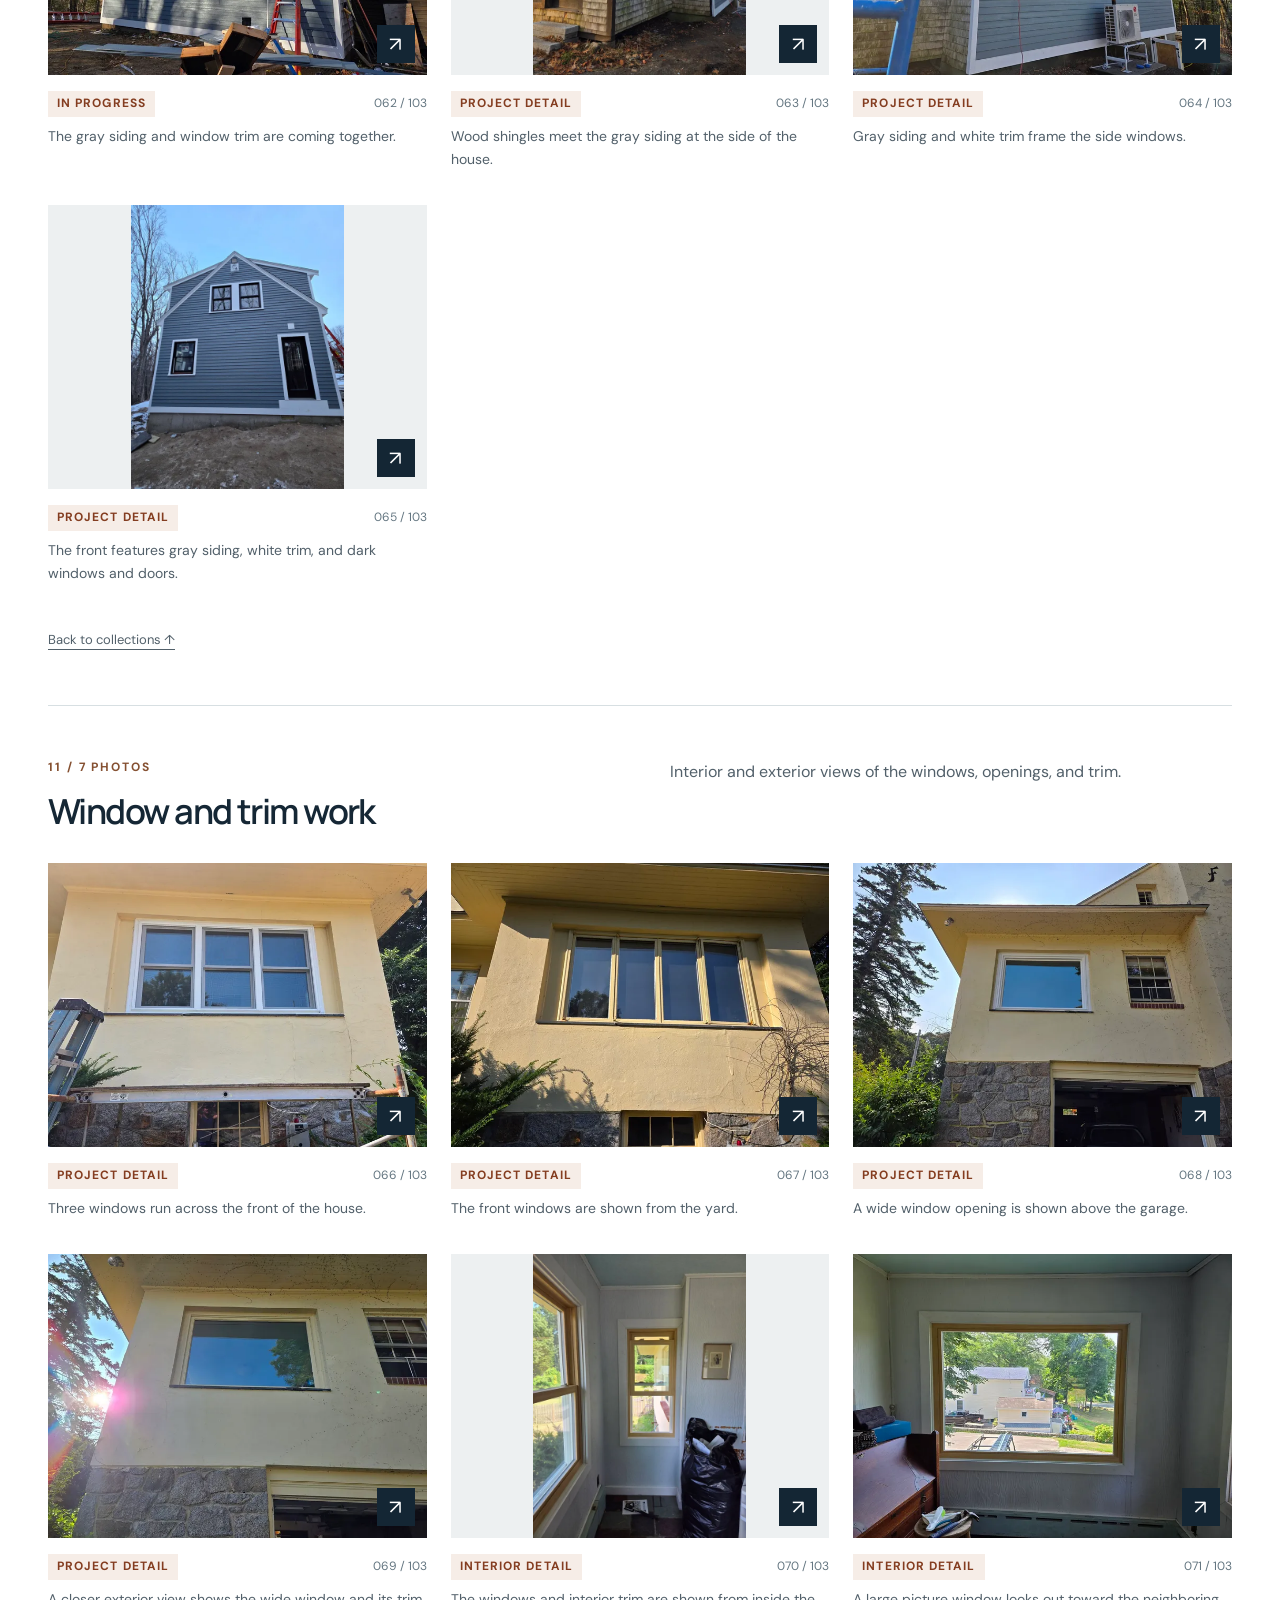
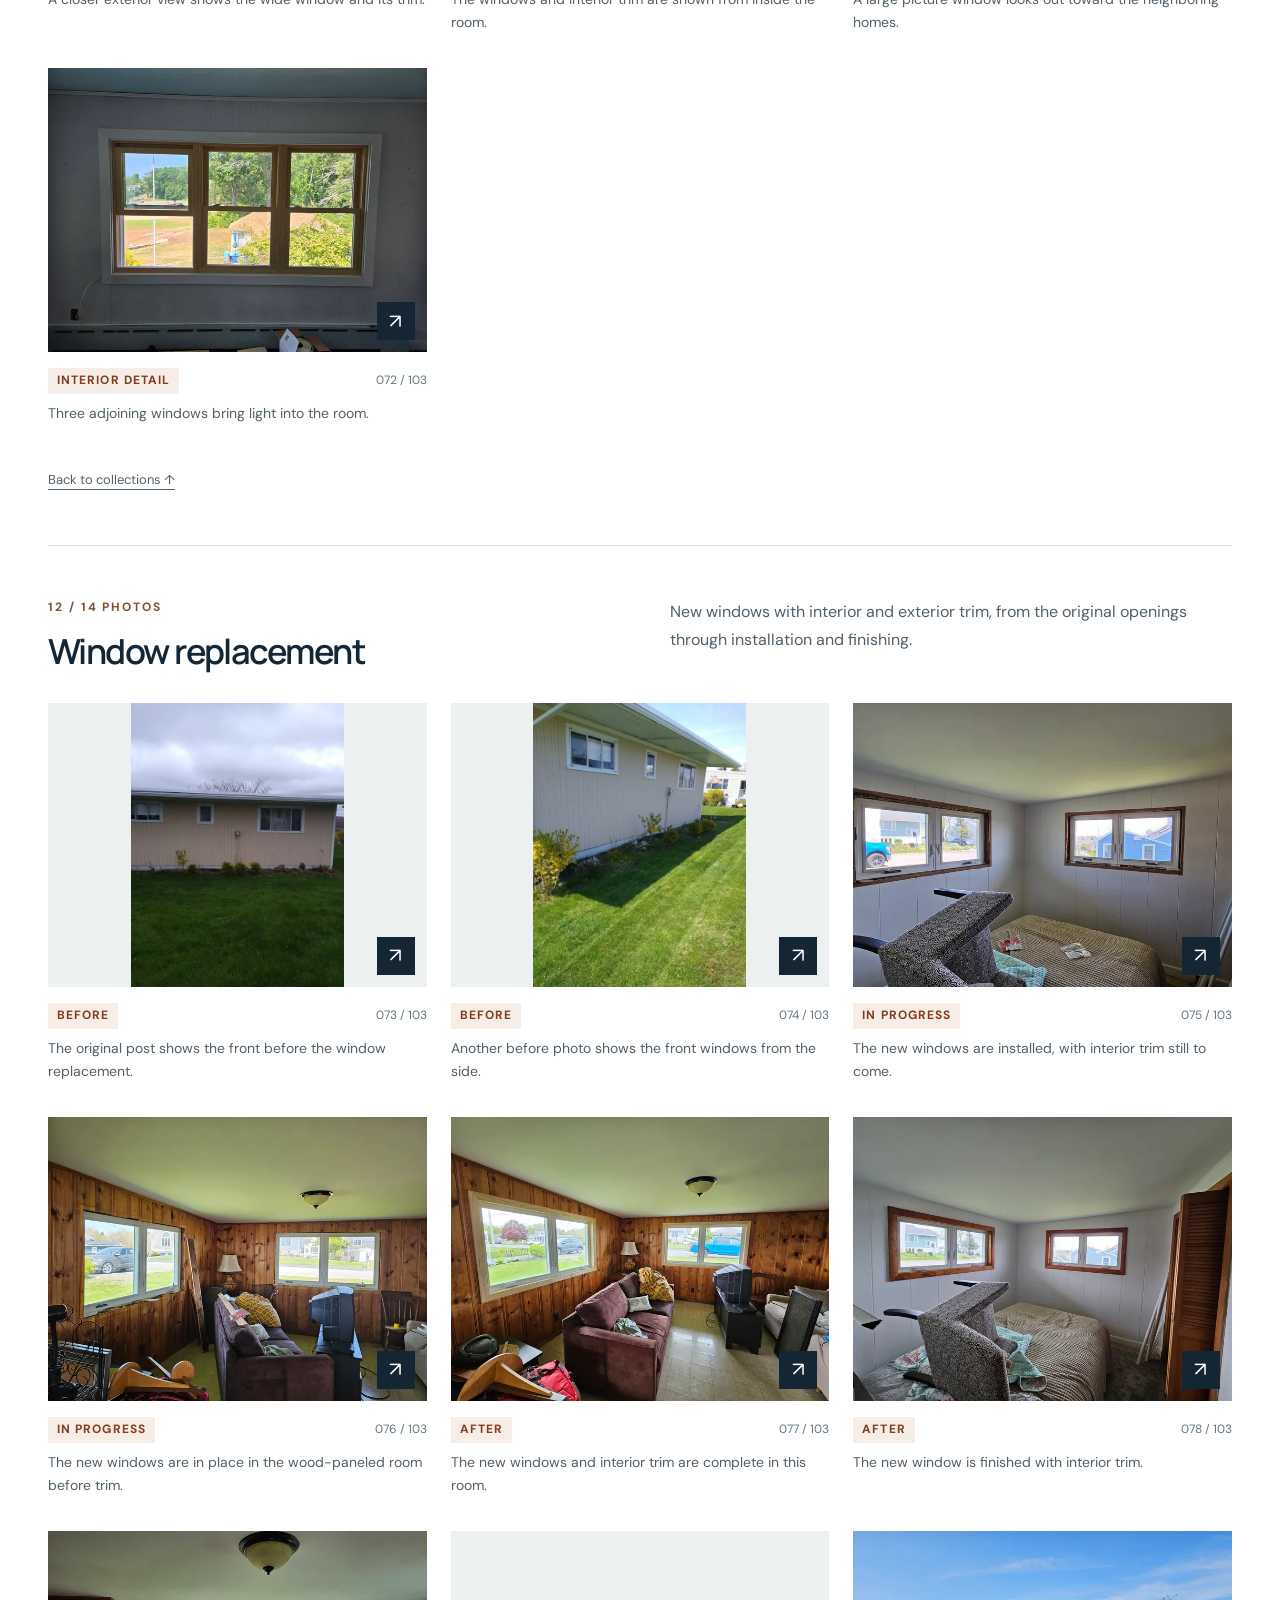
<file: photos.html>
<!doctype html><html lang="en"><head>
  <meta charset="utf-8">
  <meta name="viewport" content="width=device-width, initial-scale=1">
  <meta name="theme-color" content="#142634">
  <meta name="robots" content="noindex, nofollow">
  <title>All Project Photos | Eglin Construction LLC</title>
  <meta name="description" content="Browse the complete Eglin Construction photo collection: decks, stairs, siding, windows, interior projects, and custom builds.">
  <meta property="og:title" content="All Project Photos | Eglin Construction LLC">
  <meta property="og:description" content="Every stage of the work, with the full Eglin Construction photo collection.">
  <meta property="og:type" content="website">
  <link rel="icon" type="image/svg+xml" href="data:image/svg+xml,%3Csvg xmlns='http://www.w3.org/2000/svg' viewBox='0 0 32 32'%3E%3Crect width='32' height='32' rx='3' fill='%23142634'/%3E%3Cpath d='M9 7h15v4H13v3h9v4h-9v3h11v4H9z' fill='%23ef6a34'/%3E%3C/svg%3E">
  <link rel="stylesheet" href="styles.css">
  <link rel="stylesheet" href="comparisons.css">
  <script src="script.js" defer></script>
  <script src="comparisons.js" defer></script>
</head><body class="gallery-page all-photos-page"><a class="skip-link" href="#main">Skip to content</a><header class="site-header" id="top">
    <div class="header-inner wrap">
      <a class="brand" href="index.html" aria-label="Eglin Construction LLC home"><img src="assets/eglin-construction-logo.png" alt="Eglin Construction LLC" width="500" height="500"></a>
      <button class="menu-toggle" type="button" aria-expanded="false" aria-controls="main-nav"><span>Menu</span><span class="menu-icon" aria-hidden="true"></span></button>
      <nav id="main-nav" class="main-nav" aria-label="Main navigation">
        <a href="index.html#services">Services</a>
        <a href="projects.html" aria-current="page">Projects</a>
        <a href="index.html#about">About Eglin</a>
        <a href="index.html#contact">Contact</a>
        <a class="nav-phone" href="tel:+19785528110"><svg aria-hidden="true" viewBox="0 0 24 24"><path d="M7 3H4a1 1 0 0 0-1 1c0 9.4 7.6 17 17 17a1 1 0 0 0 1-1v-3l-5-2-2 2a14 14 0 0 1-7-7l2-2-2-5Z"/></svg>(978) 552-8110</a>
      </nav>
    </div>
  </header><main id="main"><nav class="gallery-switcher" aria-label="Gallery views"><div class="wrap"><a href="projects.html">Project stories</a><a href="photos.html" aria-current="page">All photos <span>103</span></a></div></nav>
<section class="all-photos-heading wrap"><p class="eyebrow">THE COMPLETE PHOTO COLLECTION</p><h1>All our photos.</h1><p>Browse all 103 photos from our projects, with the before, progress, and finished shots kept together.</p><details class="collection-index" id="collection-index"><summary>Jump to a project <span>15 collections</span></summary><nav aria-label="Photo collections"><a href="#backyard-deck">Backyard deck rebuild</a><a href="#cable-deck">Deck with cable railings</a><a href="#wood-staircase">Exterior wood-railing stairs</a><a href="#white-staircase">Stairs with composite railings</a><a href="#raised-deck">Raised deck and stairs</a><a href="#porch-stairs">Porch and stair replacement</a><a href="#entry-deck">Entry landing</a><a href="#shingle-exterior">Shingle siding replacement</a><a href="#garage-exterior">Garage siding</a><a href="#house-exterior">House siding and trim</a><a href="#window-details">Window and trim work</a><a href="#window-replacement">Window replacement</a><a href="#basement-floor">Basement flooring</a><a href="#fireplace-surround">Fireplace surround</a><a href="#custom-shed">Custom storage shed</a></nav></details></section>
<div class="wrap"><section class="photo-collection" id="backyard-deck" aria-labelledby="backyard-deck-title"><div class="collection-heading"><div><p class="eyebrow">01 / 5 PHOTOS</p><h2 id="backyard-deck-title">Backyard deck rebuild</h2></div><p>New framing, decking, and stairs, finished with white posts and black railings.</p></div><div class="complete-photo-grid"><figure class="project-photo" data-photo-id="122162119004316871"><a class="photo-link" href="assets/facebook/122162119004316871.webp" target="_blank" rel="noopener" data-gallery="complete-collection" data-phase="In progress" data-caption="New framing and posts are ready for the decking." data-source="https://www.facebook.com/photo.php?fbid=122162119004316871&amp;set=pb.61559506144607.-2207520000&amp;type=3" aria-label="Enlarge photo 1: New framing and posts are ready for the decking."><span class="photo-frame"><img src="assets/facebook/122162119004316871-thumb.webp" width="2048" height="1536" alt="New framing and posts are ready for the decking." loading="lazy" decoding="async"><span class="photo-enlarge" aria-hidden="true">↗</span></span></a><figcaption><div><span class="photo-phase">In progress</span><span class="photo-index">001 / 103</span></div><p>New framing and posts are ready for the decking.</p></figcaption></figure>
<figure class="project-photo" data-photo-id="122162119100316871"><a class="photo-link" href="assets/facebook/122162119100316871.webp" target="_blank" rel="noopener" data-gallery="complete-collection" data-phase="In progress" data-caption="The decking and stairs are in, with the railings still to come." data-source="https://www.facebook.com/photo.php?fbid=122162119100316871&amp;set=pb.61559506144607.-2207520000&amp;type=3" aria-label="Enlarge photo 2: The decking and stairs are in, with the railings still to come."><span class="photo-frame"><img src="assets/facebook/122162119100316871-thumb.webp" width="2048" height="1536" alt="The decking and stairs are in, with the railings still to come." loading="lazy" decoding="async"><span class="photo-enlarge" aria-hidden="true">↗</span></span></a><figcaption><div><span class="photo-phase">In progress</span><span class="photo-index">002 / 103</span></div><p>The decking and stairs are in, with the railings still to come.</p></figcaption></figure>
<figure class="project-photo" data-photo-id="122162119184316871"><a class="photo-link" href="assets/facebook/122162119184316871.webp" target="_blank" rel="noopener" data-gallery="complete-collection" data-phase="After" data-caption="The finished deck has new stairs, white posts, and black railings." data-source="https://www.facebook.com/photo.php?fbid=122162119184316871&amp;set=pb.61559506144607.-2207520000&amp;type=3" aria-label="Enlarge photo 3: The finished deck has new stairs, white posts, and black railings."><span class="photo-frame"><img src="assets/facebook/122162119184316871-thumb.webp" width="2048" height="1536" alt="The finished deck has new stairs, white posts, and black railings." loading="lazy" decoding="async"><span class="photo-enlarge" aria-hidden="true">↗</span></span></a><figcaption><div><span class="photo-phase">After</span><span class="photo-index">003 / 103</span></div><p>The finished deck has new stairs, white posts, and black railings.</p></figcaption></figure>
<figure class="project-photo" data-photo-id="122162119250316871"><a class="photo-link" href="assets/facebook/122162119250316871.webp" target="_blank" rel="noopener" data-gallery="complete-collection" data-phase="After" data-caption="The new deck connects the back of the house with the garden." data-source="https://www.facebook.com/photo.php?fbid=122162119250316871&amp;set=pb.61559506144607.-2207520000&amp;type=3" aria-label="Enlarge photo 4: The new deck connects the back of the house with the garden."><span class="photo-frame"><img src="assets/facebook/122162119250316871-thumb.webp" width="2048" height="1536" alt="The new deck connects the back of the house with the garden." loading="lazy" decoding="async"><span class="photo-enlarge" aria-hidden="true">↗</span></span></a><figcaption><div><span class="photo-phase">After</span><span class="photo-index">004 / 103</span></div><p>The new deck connects the back of the house with the garden.</p></figcaption></figure>
<figure class="project-photo" data-photo-id="122162119322316871"><a class="photo-link" href="assets/facebook/122162119322316871.webp" target="_blank" rel="noopener" data-gallery="complete-collection" data-phase="After" data-caption="The stair trim and railings finish off the space." data-source="https://www.facebook.com/photo.php?fbid=122162119322316871&amp;set=pb.61559506144607.-2207520000&amp;type=3" aria-label="Enlarge photo 5: The stair trim and railings finish off the space."><span class="photo-frame"><img src="assets/facebook/122162119322316871-thumb.webp" width="2048" height="1536" alt="The stair trim and railings finish off the space." loading="lazy" decoding="async"><span class="photo-enlarge" aria-hidden="true">↗</span></span></a><figcaption><div><span class="photo-phase">After</span><span class="photo-index">005 / 103</span></div><p>The stair trim and railings finish off the space.</p></figcaption></figure></div><a class="story-top" href="#collection-index">Back to collections ↑</a></section>
<section class="photo-collection" id="cable-deck" aria-labelledby="cable-deck-title"><div class="collection-heading"><div><p class="eyebrow">02 / 8 PHOTOS</p><h2 id="cable-deck-title">Deck with cable railings</h2></div><p>A new deck alongside the house, with wood posts, cable railings, and stairs to the yard.</p></div><div class="complete-photo-grid"><figure class="project-photo" data-photo-id="122189387636316871"><a class="photo-link" href="assets/facebook/122189387636316871.webp" target="_blank" rel="noopener" data-gallery="complete-collection" data-phase="Preparation" data-caption="The ground is being prepared before deck construction begins." data-source="https://www.facebook.com/photo.php?fbid=122189387636316871&amp;set=pb.61559506144607.-2207520000&amp;type=3" aria-label="Enlarge photo 6: The ground is being prepared before deck construction begins."><span class="photo-frame"><img src="assets/facebook/122189387636316871-thumb.webp" width="1536" height="2048" alt="The ground is being prepared before deck construction begins." loading="lazy" decoding="async"><span class="photo-enlarge" aria-hidden="true">↗</span></span></a><figcaption><div><span class="photo-phase">Preparation</span><span class="photo-index">006 / 103</span></div><p>The ground is being prepared before deck construction begins.</p></figcaption></figure>
<figure class="project-photo" data-photo-id="122189387774316871"><a class="photo-link" href="assets/facebook/122189387774316871.webp" target="_blank" rel="noopener" data-gallery="complete-collection" data-phase="In progress" data-caption="The deck framing takes shape alongside the house." data-source="https://www.facebook.com/photo.php?fbid=122189387774316871&amp;set=pb.61559506144607.-2207520000&amp;type=3" aria-label="Enlarge photo 7: The deck framing takes shape alongside the house."><span class="photo-frame"><img src="assets/facebook/122189387774316871-thumb.webp" width="2048" height="1536" alt="The deck framing takes shape alongside the house." loading="lazy" decoding="async"><span class="photo-enlarge" aria-hidden="true">↗</span></span></a><figcaption><div><span class="photo-phase">In progress</span><span class="photo-index">007 / 103</span></div><p>The deck framing takes shape alongside the house.</p></figcaption></figure>
<figure class="project-photo" data-photo-id="122189387888316871"><a class="photo-link" href="assets/facebook/122189387888316871.webp" target="_blank" rel="noopener" data-gallery="complete-collection" data-phase="In progress" data-caption="The decking is down, and the stair framing is ready for the next step." data-source="https://www.facebook.com/photo.php?fbid=122189387888316871&amp;set=pb.61559506144607.-2207520000&amp;type=3" aria-label="Enlarge photo 8: The decking is down, and the stair framing is ready for the next step."><span class="photo-frame"><img src="assets/facebook/122189387888316871-thumb.webp" width="1536" height="2048" alt="The decking is down, and the stair framing is ready for the next step." loading="lazy" decoding="async"><span class="photo-enlarge" aria-hidden="true">↗</span></span></a><figcaption><div><span class="photo-phase">In progress</span><span class="photo-index">008 / 103</span></div><p>The decking is down, and the stair framing is ready for the next step.</p></figcaption></figure>
<figure class="project-photo" data-photo-id="122189388212316871"><a class="photo-link" href="assets/facebook/122189388212316871.webp" target="_blank" rel="noopener" data-gallery="complete-collection" data-phase="After" data-caption="The finished stairs lead up to the new deck." data-source="https://www.facebook.com/photo.php?fbid=122189388212316871&amp;set=pb.61559506144607.-2207520000&amp;type=3" aria-label="Enlarge photo 9: The finished stairs lead up to the new deck."><span class="photo-frame"><img src="assets/facebook/122189388212316871-thumb.webp" width="1536" height="2048" alt="The finished stairs lead up to the new deck." loading="lazy" decoding="async"><span class="photo-enlarge" aria-hidden="true">↗</span></span></a><figcaption><div><span class="photo-phase">After</span><span class="photo-index">009 / 103</span></div><p>The finished stairs lead up to the new deck.</p></figcaption></figure>
<figure class="project-photo" data-photo-id="122189388368316871"><a class="photo-link" href="assets/facebook/122189388368316871.webp" target="_blank" rel="noopener" data-gallery="complete-collection" data-phase="After" data-caption="Wood posts and cable railings frame the stairway." data-source="https://www.facebook.com/photo.php?fbid=122189388368316871&amp;set=pb.61559506144607.-2207520000&amp;type=3" aria-label="Enlarge photo 10: Wood posts and cable railings frame the stairway."><span class="photo-frame"><img src="assets/facebook/122189388368316871-thumb.webp" width="1536" height="2048" alt="Wood posts and cable railings frame the stairway." loading="lazy" decoding="async"><span class="photo-enlarge" aria-hidden="true">↗</span></span></a><figcaption><div><span class="photo-phase">After</span><span class="photo-index">010 / 103</span></div><p>Wood posts and cable railings frame the stairway.</p></figcaption></figure>
<figure class="project-photo" data-photo-id="122189388074316871"><a class="photo-link" href="assets/facebook/122189388074316871.webp" target="_blank" rel="noopener" data-gallery="complete-collection" data-phase="After" data-caption="The finished deck runs along the side of the house." data-source="https://www.facebook.com/photo.php?fbid=122189388074316871&amp;set=pb.61559506144607.-2207520000&amp;type=3" aria-label="Enlarge photo 11: The finished deck runs along the side of the house."><span class="photo-frame"><img src="assets/facebook/122189388074316871-thumb.webp" width="1536" height="2048" alt="The finished deck runs along the side of the house." loading="lazy" decoding="async"><span class="photo-enlarge" aria-hidden="true">↗</span></span></a><figcaption><div><span class="photo-phase">After</span><span class="photo-index">011 / 103</span></div><p>The finished deck runs along the side of the house.</p></figcaption></figure>
<figure class="project-photo" data-photo-id="122189388434316871"><a class="photo-link" href="assets/facebook/122189388434316871.webp" target="_blank" rel="noopener" data-gallery="complete-collection" data-phase="After" data-caption="The open deck looks out toward the yard and stone wall." data-source="https://www.facebook.com/photo.php?fbid=122189388434316871&amp;set=pb.61559506144607.-2207520000&amp;type=3" aria-label="Enlarge photo 12: The open deck looks out toward the yard and stone wall."><span class="photo-frame"><img src="assets/facebook/122189388434316871-thumb.webp" width="1536" height="2048" alt="The open deck looks out toward the yard and stone wall." loading="lazy" decoding="async"><span class="photo-enlarge" aria-hidden="true">↗</span></span></a><figcaption><div><span class="photo-phase">After</span><span class="photo-index">012 / 103</span></div><p>The open deck looks out toward the yard and stone wall.</p></figcaption></figure>
<figure class="project-photo" data-photo-id="122211979454316871"><a class="photo-link" href="assets/facebook/122211979454316871.webp" target="_blank" rel="noopener" data-gallery="complete-collection" data-phase="Project update" data-caption="A later project post takes another look across the finished deck." data-source="https://www.facebook.com/photo.php?fbid=122211979454316871&amp;set=pb.61559506144607.-2207520000&amp;type=3" aria-label="Enlarge photo 13: A later project post takes another look across the finished deck."><span class="photo-frame"><img src="assets/facebook/122211979454316871-thumb.webp" width="1125" height="1500" alt="A later project post takes another look across the finished deck." loading="lazy" decoding="async"><span class="photo-enlarge" aria-hidden="true">↗</span></span></a><figcaption><div><span class="photo-phase">Project update</span><span class="photo-index">013 / 103</span></div><p>A later project post takes another look across the finished deck.</p></figcaption></figure></div><a class="story-top" href="#collection-index">Back to collections ↑</a></section>
<section class="photo-collection" id="wood-staircase" aria-labelledby="wood-staircase-title"><div class="collection-heading"><div><p class="eyebrow">03 / 5 PHOTOS</p><h2 id="wood-staircase-title">Exterior wood-railing stairs</h2></div><p>A staircase rebuild with new framing, Fiberon decking, and pressure-treated railings.</p></div><div class="complete-photo-grid"><figure class="project-photo" data-photo-id="122193923696316871"><a class="photo-link" href="assets/facebook/122193923696316871.webp" target="_blank" rel="noopener" data-gallery="complete-collection" data-phase="Before" data-caption="This is the original second set of stairs before the rebuild." data-source="https://www.facebook.com/photo.php?fbid=122193923696316871&amp;set=pb.61559506144607.-2207520000&amp;type=3" aria-label="Enlarge photo 14: This is the original second set of stairs before the rebuild."><span class="photo-frame"><img src="assets/facebook/122193923696316871-thumb.webp" width="1536" height="2048" alt="This is the original second set of stairs before the rebuild." loading="lazy" decoding="async"><span class="photo-enlarge" aria-hidden="true">↗</span></span></a><figcaption><div><span class="photo-phase">Before</span><span class="photo-index">014 / 103</span></div><p>This is the original second set of stairs before the rebuild.</p></figcaption></figure>
<figure class="project-photo" data-photo-id="122193923738316871"><a class="photo-link" href="assets/facebook/122193923738316871.webp" target="_blank" rel="noopener" data-gallery="complete-collection" data-phase="In progress" data-caption="The new stair framing and landings are taking shape." data-source="https://www.facebook.com/photo.php?fbid=122193923738316871&amp;set=pb.61559506144607.-2207520000&amp;type=3" aria-label="Enlarge photo 15: The new stair framing and landings are taking shape."><span class="photo-frame"><img src="assets/facebook/122193923738316871-thumb.webp" width="1536" height="2048" alt="The new stair framing and landings are taking shape." loading="lazy" decoding="async"><span class="photo-enlarge" aria-hidden="true">↗</span></span></a><figcaption><div><span class="photo-phase">In progress</span><span class="photo-index">015 / 103</span></div><p>The new stair framing and landings are taking shape.</p></figcaption></figure>
<figure class="project-photo" data-photo-id="122193923840316871"><a class="photo-link" href="assets/facebook/122193923840316871.webp" target="_blank" rel="noopener" data-gallery="complete-collection" data-phase="In progress" data-caption="The second set of stairs is almost done." data-source="https://www.facebook.com/photo.php?fbid=122193923840316871&amp;set=pb.61559506144607.-2207520000&amp;type=3" aria-label="Enlarge photo 16: The second set of stairs is almost done."><span class="photo-frame"><img src="assets/facebook/122193923840316871-thumb.webp" width="1536" height="2048" alt="The second set of stairs is almost done." loading="lazy" decoding="async"><span class="photo-enlarge" aria-hidden="true">↗</span></span></a><figcaption><div><span class="photo-phase">In progress</span><span class="photo-index">016 / 103</span></div><p>The second set of stairs is almost done.</p></figcaption></figure>
<figure class="project-photo" data-photo-id="122193923864316871"><a class="photo-link" href="assets/facebook/122193923864316871.webp" target="_blank" rel="noopener" data-gallery="complete-collection" data-phase="After" data-caption="Fiberon decking and pressure-treated railings finish the second staircase." data-source="https://www.facebook.com/photo.php?fbid=122193923864316871&amp;set=pb.61559506144607.-2207520000&amp;type=3" aria-label="Enlarge photo 17: Fiberon decking and pressure-treated railings finish the second staircase."><span class="photo-frame"><img src="assets/facebook/122193923864316871-thumb.webp" width="1536" height="2048" alt="Fiberon decking and pressure-treated railings finish the second staircase." loading="lazy" decoding="async"><span class="photo-enlarge" aria-hidden="true">↗</span></span></a><figcaption><div><span class="photo-phase">After</span><span class="photo-index">017 / 103</span></div><p>Fiberon decking and pressure-treated railings finish the second staircase.</p></figcaption></figure>
<figure class="project-photo" data-photo-id="122193925238316871"><a class="photo-link" href="assets/facebook/122193925238316871.webp" target="_blank" rel="noopener" data-gallery="complete-collection" data-phase="After" data-caption="The second set is complete, from the lower landing to the upper flight." data-source="https://www.facebook.com/photo.php?fbid=122193925238316871&amp;set=pb.61559506144607.-2207520000&amp;type=3" aria-label="Enlarge photo 18: The second set is complete, from the lower landing to the upper flight."><span class="photo-frame"><img src="assets/facebook/122193925238316871-thumb.webp" width="1536" height="2048" alt="The second set is complete, from the lower landing to the upper flight." loading="lazy" decoding="async"><span class="photo-enlarge" aria-hidden="true">↗</span></span></a><figcaption><div><span class="photo-phase">After</span><span class="photo-index">018 / 103</span></div><p>The second set is complete, from the lower landing to the upper flight.</p></figcaption></figure></div><a class="story-top" href="#collection-index">Back to collections ↑</a></section>
<section class="photo-collection" id="white-staircase" aria-labelledby="white-staircase-title"><div class="collection-heading"><div><p class="eyebrow">04 / 5 PHOTOS</p><h2 id="white-staircase-title">Stairs with composite railings</h2></div><p>Replacement exterior stairs with Fiberon decking and white TimberTech composite railings.</p></div><div class="complete-photo-grid"><figure class="project-photo" data-photo-id="122193923072316871"><a class="photo-link" href="assets/facebook/122193923072316871.webp" target="_blank" rel="noopener" data-gallery="complete-collection" data-phase="Before" data-caption="The original post shows the first set of stairs before the update." data-source="https://www.facebook.com/photo.php?fbid=122193923072316871&amp;set=pb.61559506144607.-2207520000&amp;type=3" aria-label="Enlarge photo 19: The original post shows the first set of stairs before the update."><span class="photo-frame"><img src="assets/facebook/122193923072316871-thumb.webp" width="1536" height="2048" alt="The original post shows the first set of stairs before the update." loading="lazy" decoding="async"><span class="photo-enlarge" aria-hidden="true">↗</span></span></a><figcaption><div><span class="photo-phase">Before</span><span class="photo-index">019 / 103</span></div><p>The original post shows the first set of stairs before the update.</p></figcaption></figure>
<figure class="project-photo" data-photo-id="122193923492316871"><a class="photo-link" href="assets/facebook/122193923492316871.webp" target="_blank" rel="noopener" data-gallery="complete-collection" data-phase="In progress" data-caption="The stair rebuild is underway around the back of the house." data-source="https://www.facebook.com/photo.php?fbid=122193923492316871&amp;set=pb.61559506144607.-2207520000&amp;type=3" aria-label="Enlarge photo 20: The stair rebuild is underway around the back of the house."><span class="photo-frame"><img src="assets/facebook/122193923492316871-thumb.webp" width="1536" height="2048" alt="The stair rebuild is underway around the back of the house." loading="lazy" decoding="async"><span class="photo-enlarge" aria-hidden="true">↗</span></span></a><figcaption><div><span class="photo-phase">In progress</span><span class="photo-index">020 / 103</span></div><p>The stair rebuild is underway around the back of the house.</p></figcaption></figure>
<figure class="project-photo" data-photo-id="122193923444316871"><a class="photo-link" href="assets/facebook/122193923444316871.webp" target="_blank" rel="noopener" data-gallery="complete-collection" data-phase="After" data-caption="The first set of stairs is new and complete." data-source="https://www.facebook.com/photo.php?fbid=122193923444316871&amp;set=pb.61559506144607.-2207520000&amp;type=3" aria-label="Enlarge photo 21: The first set of stairs is new and complete."><span class="photo-frame"><img src="assets/facebook/122193923444316871-thumb.webp" width="2048" height="1536" alt="The first set of stairs is new and complete." loading="lazy" decoding="async"><span class="photo-enlarge" aria-hidden="true">↗</span></span></a><figcaption><div><span class="photo-phase">After</span><span class="photo-index">021 / 103</span></div><p>The first set of stairs is new and complete.</p></figcaption></figure>
<figure class="project-photo" data-photo-id="122193923474316871"><a class="photo-link" href="assets/facebook/122193923474316871.webp" target="_blank" rel="noopener" data-gallery="complete-collection" data-phase="After" data-caption="Fiberon decking and TimberTech composite railings finish this staircase." data-source="https://www.facebook.com/photo.php?fbid=122193923474316871&amp;set=pb.61559506144607.-2207520000&amp;type=3" aria-label="Enlarge photo 22: Fiberon decking and TimberTech composite railings finish this staircase."><span class="photo-frame"><img src="assets/facebook/122193923474316871-thumb.webp" width="1536" height="2048" alt="Fiberon decking and TimberTech composite railings finish this staircase." loading="lazy" decoding="async"><span class="photo-enlarge" aria-hidden="true">↗</span></span></a><figcaption><div><span class="photo-phase">After</span><span class="photo-index">022 / 103</span></div><p>Fiberon decking and TimberTech composite railings finish this staircase.</p></figcaption></figure>
<figure class="project-photo" data-photo-id="122208354224316871"><a class="photo-link" href="assets/facebook/122208354224316871.webp" target="_blank" rel="noopener" data-gallery="complete-collection" data-phase="Project update" data-caption="A later post shares a closer view of the finished white-railing stairs." data-source="https://www.facebook.com/photo.php?fbid=122208354224316871&amp;set=pb.61559506144607.-2207520000&amp;type=3" aria-label="Enlarge photo 23: A later post shares a closer view of the finished white-railing stairs."><span class="photo-frame"><img src="assets/facebook/122208354224316871-thumb.webp" width="1125" height="1500" alt="A later post shares a closer view of the finished white-railing stairs." loading="lazy" decoding="async"><span class="photo-enlarge" aria-hidden="true">↗</span></span></a><figcaption><div><span class="photo-phase">Project update</span><span class="photo-index">023 / 103</span></div><p>A later post shares a closer view of the finished white-railing stairs.</p></figcaption></figure></div><a class="story-top" href="#collection-index">Back to collections ↑</a></section>
<section class="photo-collection" id="raised-deck" aria-labelledby="raised-deck-title"><div class="collection-heading"><div><p class="eyebrow">05 / 7 PHOTOS</p><h2 id="raised-deck-title">Raised deck and stairs</h2></div><p>A deck and stair update with gray decking and white railings, shown before, during, and after the work.</p></div><div class="complete-photo-grid"><figure class="project-photo" data-photo-id="122161301402316871"><a class="photo-link" href="assets/facebook/122161301402316871.webp" target="_blank" rel="noopener" data-gallery="complete-collection" data-phase="Before" data-caption="The earlier deck has dark wood railings around the raised platform." data-source="https://www.facebook.com/photo.php?fbid=122161301402316871&amp;set=pb.61559506144607.-2207520000&amp;type=3" aria-label="Enlarge photo 24: The earlier deck has dark wood railings around the raised platform."><span class="photo-frame"><img src="assets/facebook/122161301402316871-thumb.webp" width="1536" height="2048" alt="The earlier deck has dark wood railings around the raised platform." loading="lazy" decoding="async"><span class="photo-enlarge" aria-hidden="true">↗</span></span></a><figcaption><div><span class="photo-phase">Before</span><span class="photo-index">024 / 103</span></div><p>The earlier deck has dark wood railings around the raised platform.</p></figcaption></figure>
<figure class="project-photo" data-photo-id="122161301522316871"><a class="photo-link" href="assets/facebook/122161301522316871.webp" target="_blank" rel="noopener" data-gallery="complete-collection" data-phase="Before" data-caption="This side view shows the deck before the railing update." data-source="https://www.facebook.com/photo.php?fbid=122161301522316871&amp;set=pb.61559506144607.-2207520000&amp;type=3" aria-label="Enlarge photo 25: This side view shows the deck before the railing update."><span class="photo-frame"><img src="assets/facebook/122161301522316871-thumb.webp" width="1536" height="2048" alt="This side view shows the deck before the railing update." loading="lazy" decoding="async"><span class="photo-enlarge" aria-hidden="true">↗</span></span></a><figcaption><div><span class="photo-phase">Before</span><span class="photo-index">025 / 103</span></div><p>This side view shows the deck before the railing update.</p></figcaption></figure>
<figure class="project-photo" data-photo-id="122161301618316871"><a class="photo-link" href="assets/facebook/122161301618316871.webp" target="_blank" rel="noopener" data-gallery="complete-collection" data-phase="In progress" data-caption="The stair and railing work is underway." data-source="https://www.facebook.com/photo.php?fbid=122161301618316871&amp;set=pb.61559506144607.-2207520000&amp;type=3" aria-label="Enlarge photo 26: The stair and railing work is underway."><span class="photo-frame"><img src="assets/facebook/122161301618316871-thumb.webp" width="1536" height="2048" alt="The stair and railing work is underway." loading="lazy" decoding="async"><span class="photo-enlarge" aria-hidden="true">↗</span></span></a><figcaption><div><span class="photo-phase">In progress</span><span class="photo-index">026 / 103</span></div><p>The stair and railing work is underway.</p></figcaption></figure>
<figure class="project-photo" data-photo-id="122161301822316871"><a class="photo-link" href="assets/facebook/122161301822316871.webp" target="_blank" rel="noopener" data-gallery="complete-collection" data-phase="After" data-caption="White railings run around the deck and down the staircase." data-source="https://www.facebook.com/photo.php?fbid=122161301822316871&amp;set=pb.61559506144607.-2207520000&amp;type=3" aria-label="Enlarge photo 27: White railings run around the deck and down the staircase."><span class="photo-frame"><img src="assets/facebook/122161301822316871-thumb.webp" width="2048" height="1536" alt="White railings run around the deck and down the staircase." loading="lazy" decoding="async"><span class="photo-enlarge" aria-hidden="true">↗</span></span></a><figcaption><div><span class="photo-phase">After</span><span class="photo-index">027 / 103</span></div><p>White railings run around the deck and down the staircase.</p></figcaption></figure>
<figure class="project-photo" data-photo-id="122161302182316871"><a class="photo-link" href="assets/facebook/122161302182316871.webp" target="_blank" rel="noopener" data-gallery="complete-collection" data-phase="After" data-caption="The updated stairs lead up from the yard." data-source="https://www.facebook.com/photo.php?fbid=122161302182316871&amp;set=pb.61559506144607.-2207520000&amp;type=3" aria-label="Enlarge photo 28: The updated stairs lead up from the yard."><span class="photo-frame"><img src="assets/facebook/122161302182316871-thumb.webp" width="1536" height="2048" alt="The updated stairs lead up from the yard." loading="lazy" decoding="async"><span class="photo-enlarge" aria-hidden="true">↗</span></span></a><figcaption><div><span class="photo-phase">After</span><span class="photo-index">028 / 103</span></div><p>The updated stairs lead up from the yard.</p></figcaption></figure>
<figure class="project-photo" data-photo-id="122161302086316871"><a class="photo-link" href="assets/facebook/122161302086316871.webp" target="_blank" rel="noopener" data-gallery="complete-collection" data-phase="After" data-caption="Gray decking and white railings finish the raised outdoor space." data-source="https://www.facebook.com/photo.php?fbid=122161302086316871&amp;set=pb.61559506144607.-2207520000&amp;type=3" aria-label="Enlarge photo 29: Gray decking and white railings finish the raised outdoor space."><span class="photo-frame"><img src="assets/facebook/122161302086316871-thumb.webp" width="1536" height="2048" alt="Gray decking and white railings finish the raised outdoor space." loading="lazy" decoding="async"><span class="photo-enlarge" aria-hidden="true">↗</span></span></a><figcaption><div><span class="photo-phase">After</span><span class="photo-index">029 / 103</span></div><p>Gray decking and white railings finish the raised outdoor space.</p></figcaption></figure>
<figure class="project-photo" data-photo-id="122161301900316871"><a class="photo-link" href="assets/facebook/122161301900316871.webp" target="_blank" rel="noopener" data-gallery="complete-collection" data-phase="After" data-caption="The view from the deck looks down the finished stairs." data-source="https://www.facebook.com/photo.php?fbid=122161301900316871&amp;set=pb.61559506144607.-2207520000&amp;type=3" aria-label="Enlarge photo 30: The view from the deck looks down the finished stairs."><span class="photo-frame"><img src="assets/facebook/122161301900316871-thumb.webp" width="1536" height="2048" alt="The view from the deck looks down the finished stairs." loading="lazy" decoding="async"><span class="photo-enlarge" aria-hidden="true">↗</span></span></a><figcaption><div><span class="photo-phase">After</span><span class="photo-index">030 / 103</span></div><p>The view from the deck looks down the finished stairs.</p></figcaption></figure></div><a class="story-top" href="#collection-index">Back to collections ↑</a></section>
<section class="photo-collection" id="porch-stairs" aria-labelledby="porch-stairs-title"><div class="collection-heading"><div><p class="eyebrow">06 / 5 PHOTOS</p><h2 id="porch-stairs-title">Porch and stair replacement</h2></div><p>A rebuilt side entrance with a new landing, steps, and railings.</p></div><div class="complete-photo-grid"><figure class="project-photo" data-photo-id="122118190286316871"><a class="photo-link" href="assets/facebook/122118190286316871.webp" target="_blank" rel="noopener" data-gallery="complete-collection" data-phase="Before" data-caption="This is the old porch and stairway beside the house." data-source="https://www.facebook.com/photo.php?fbid=122118190286316871&amp;set=pb.61559506144607.-2207520000&amp;type=3" aria-label="Enlarge photo 31: This is the old porch and stairway beside the house."><span class="photo-frame"><img src="assets/facebook/122118190286316871-thumb.webp" width="1536" height="2048" alt="This is the old porch and stairway beside the house." loading="lazy" decoding="async"><span class="photo-enlarge" aria-hidden="true">↗</span></span></a><figcaption><div><span class="photo-phase">Before</span><span class="photo-index">031 / 103</span></div><p>This is the old porch and stairway beside the house.</p></figcaption></figure>
<figure class="project-photo" data-photo-id="122118190340316871"><a class="photo-link" href="assets/facebook/122118190340316871.webp" target="_blank" rel="noopener" data-gallery="complete-collection" data-phase="Before" data-caption="The original steps lead down to the paved area." data-source="https://www.facebook.com/photo.php?fbid=122118190340316871&amp;set=pb.61559506144607.-2207520000&amp;type=3" aria-label="Enlarge photo 32: The original steps lead down to the paved area."><span class="photo-frame"><img src="assets/facebook/122118190340316871-thumb.webp" width="1536" height="2048" alt="The original steps lead down to the paved area." loading="lazy" decoding="async"><span class="photo-enlarge" aria-hidden="true">↗</span></span></a><figcaption><div><span class="photo-phase">Before</span><span class="photo-index">032 / 103</span></div><p>The original steps lead down to the paved area.</p></figcaption></figure>
<figure class="project-photo" data-photo-id="122118190310316871"><a class="photo-link" href="assets/facebook/122118190310316871.webp" target="_blank" rel="noopener" data-gallery="complete-collection" data-phase="In progress" data-caption="The new landing and posts are in place." data-source="https://www.facebook.com/photo.php?fbid=122118190310316871&amp;set=pb.61559506144607.-2207520000&amp;type=3" aria-label="Enlarge photo 33: The new landing and posts are in place."><span class="photo-frame"><img src="assets/facebook/122118190310316871-thumb.webp" width="2048" height="1536" alt="The new landing and posts are in place." loading="lazy" decoding="async"><span class="photo-enlarge" aria-hidden="true">↗</span></span></a><figcaption><div><span class="photo-phase">In progress</span><span class="photo-index">033 / 103</span></div><p>The new landing and posts are in place.</p></figcaption></figure>
<figure class="project-photo" data-photo-id="122118190484316871"><a class="photo-link" href="assets/facebook/122118190484316871.webp" target="_blank" rel="noopener" data-gallery="complete-collection" data-phase="After" data-caption="The new porch and stairs are finished with white railings." data-source="https://www.facebook.com/photo.php?fbid=122118190484316871&amp;set=pb.61559506144607.-2207520000&amp;type=3" aria-label="Enlarge photo 34: The new porch and stairs are finished with white railings."><span class="photo-frame"><img src="assets/facebook/122118190484316871-thumb.webp" width="1536" height="2048" alt="The new porch and stairs are finished with white railings." loading="lazy" decoding="async"><span class="photo-enlarge" aria-hidden="true">↗</span></span></a><figcaption><div><span class="photo-phase">After</span><span class="photo-index">034 / 103</span></div><p>The new porch and stairs are finished with white railings.</p></figcaption></figure>
<figure class="project-photo" data-photo-id="122118190262316871"><a class="photo-link" href="assets/facebook/122118190262316871.webp" target="_blank" rel="noopener" data-gallery="complete-collection" data-phase="After" data-caption="The new stairway gives the side entrance a clean finish." data-source="https://www.facebook.com/photo.php?fbid=122118190262316871&amp;set=pb.61559506144607.-2207520000&amp;type=3" aria-label="Enlarge photo 35: The new stairway gives the side entrance a clean finish."><span class="photo-frame"><img src="assets/facebook/122118190262316871-thumb.webp" width="1536" height="2048" alt="The new stairway gives the side entrance a clean finish." loading="lazy" decoding="async"><span class="photo-enlarge" aria-hidden="true">↗</span></span></a><figcaption><div><span class="photo-phase">After</span><span class="photo-index">035 / 103</span></div><p>The new stairway gives the side entrance a clean finish.</p></figcaption></figure></div><a class="story-top" href="#collection-index">Back to collections ↑</a></section>
<section class="photo-collection" id="entry-deck" aria-labelledby="entry-deck-title"><div class="collection-heading"><div><p class="eyebrow">07 / 10 PHOTOS</p><h2 id="entry-deck-title">Entry landing</h2></div><p>A new landing outside the back door, from ground preparation and framing to decking and railings.</p></div><div class="complete-photo-grid"><figure class="project-photo" data-photo-id="122100758636316871"><a class="photo-link" href="assets/facebook/122100758636316871.webp" target="_blank" rel="noopener" data-gallery="complete-collection" data-phase="Before" data-caption="The space outside the back door is ready for a new landing." data-source="https://www.facebook.com/photo.php?fbid=122100758636316871&amp;set=pb.61559506144607.-2207520000&amp;type=3" aria-label="Enlarge photo 36: The space outside the back door is ready for a new landing."><span class="photo-frame"><img src="assets/facebook/122100758636316871-thumb.webp" width="2048" height="1536" alt="The space outside the back door is ready for a new landing." loading="lazy" decoding="async"><span class="photo-enlarge" aria-hidden="true">↗</span></span></a><figcaption><div><span class="photo-phase">Before</span><span class="photo-index">036 / 103</span></div><p>The space outside the back door is ready for a new landing.</p></figcaption></figure>
<figure class="project-photo" data-photo-id="122100755450316871"><a class="photo-link" href="assets/facebook/122100755450316871.webp" target="_blank" rel="noopener" data-gallery="complete-collection" data-phase="Before" data-caption="The original post shows the area before construction." data-source="https://www.facebook.com/photo.php?fbid=122100755450316871&amp;set=pb.61559506144607.-2207520000&amp;type=3" aria-label="Enlarge photo 37: The original post shows the area before construction."><span class="photo-frame"><img src="assets/facebook/122100755450316871-thumb.webp" width="2048" height="1536" alt="The original post shows the area before construction." loading="lazy" decoding="async"><span class="photo-enlarge" aria-hidden="true">↗</span></span></a><figcaption><div><span class="photo-phase">Before</span><span class="photo-index">037 / 103</span></div><p>The original post shows the area before construction.</p></figcaption></figure>
<figure class="project-photo" data-photo-id="122100755444316871"><a class="photo-link" href="assets/facebook/122100755444316871.webp" target="_blank" rel="noopener" data-gallery="complete-collection" data-phase="Preparation" data-caption="The ground is being prepared for the deck." data-source="https://www.facebook.com/photo.php?fbid=122100755444316871&amp;set=pb.61559506144607.-2207520000&amp;type=3" aria-label="Enlarge photo 38: The ground is being prepared for the deck."><span class="photo-frame"><img src="assets/facebook/122100755444316871-thumb.webp" width="2048" height="1536" alt="The ground is being prepared for the deck." loading="lazy" decoding="async"><span class="photo-enlarge" aria-hidden="true">↗</span></span></a><figcaption><div><span class="photo-phase">Preparation</span><span class="photo-index">038 / 103</span></div><p>The ground is being prepared for the deck.</p></figcaption></figure>
<figure class="project-photo" data-photo-id="122100755312316871"><a class="photo-link" href="assets/facebook/122100755312316871.webp" target="_blank" rel="noopener" data-gallery="complete-collection" data-phase="In progress" data-caption="The new framing and posts are taking shape." data-source="https://www.facebook.com/photo.php?fbid=122100755312316871&amp;set=pb.61559506144607.-2207520000&amp;type=3" aria-label="Enlarge photo 39: The new framing and posts are taking shape."><span class="photo-frame"><img src="assets/facebook/122100755312316871-thumb.webp" width="2048" height="1536" alt="The new framing and posts are taking shape." loading="lazy" decoding="async"><span class="photo-enlarge" aria-hidden="true">↗</span></span></a><figcaption><div><span class="photo-phase">In progress</span><span class="photo-index">039 / 103</span></div><p>The new framing and posts are taking shape.</p></figcaption></figure>
<figure class="project-photo" data-photo-id="122100755684316871"><a class="photo-link" href="assets/facebook/122100755684316871.webp" target="_blank" rel="noopener" data-gallery="complete-collection" data-phase="In progress" data-caption="The decking is installed, with the railings still to come." data-source="https://www.facebook.com/photo.php?fbid=122100755684316871&amp;set=pb.61559506144607.-2207520000&amp;type=3" aria-label="Enlarge photo 40: The decking is installed, with the railings still to come."><span class="photo-frame"><img src="assets/facebook/122100755684316871-thumb.webp" width="2048" height="1536" alt="The decking is installed, with the railings still to come." loading="lazy" decoding="async"><span class="photo-enlarge" aria-hidden="true">↗</span></span></a><figcaption><div><span class="photo-phase">In progress</span><span class="photo-index">040 / 103</span></div><p>The decking is installed, with the railings still to come.</p></figcaption></figure>
<figure class="project-photo" data-photo-id="122100755348316871"><a class="photo-link" href="assets/facebook/122100755348316871.webp" target="_blank" rel="noopener" data-gallery="complete-collection" data-phase="In progress" data-caption="The landing is almost done." data-source="https://www.facebook.com/photo.php?fbid=122100755348316871&amp;set=pb.61559506144607.-2207520000&amp;type=3" aria-label="Enlarge photo 41: The landing is almost done."><span class="photo-frame"><img src="assets/facebook/122100755348316871-thumb.webp" width="2048" height="1536" alt="The landing is almost done." loading="lazy" decoding="async"><span class="photo-enlarge" aria-hidden="true">↗</span></span></a><figcaption><div><span class="photo-phase">In progress</span><span class="photo-index">041 / 103</span></div><p>The landing is almost done.</p></figcaption></figure>
<figure class="project-photo" data-photo-id="122100755258316871"><a class="photo-link" href="assets/facebook/122100755258316871.webp" target="_blank" rel="noopener" data-gallery="complete-collection" data-phase="After" data-caption="White posts and black railings finish off the new landing." data-source="https://www.facebook.com/photo.php?fbid=122100755258316871&amp;set=pb.61559506144607.-2207520000&amp;type=3" aria-label="Enlarge photo 42: White posts and black railings finish off the new landing."><span class="photo-frame"><img src="assets/facebook/122100755258316871-thumb.webp" width="2048" height="1536" alt="White posts and black railings finish off the new landing." loading="lazy" decoding="async"><span class="photo-enlarge" aria-hidden="true">↗</span></span></a><figcaption><div><span class="photo-phase">After</span><span class="photo-index">042 / 103</span></div><p>White posts and black railings finish off the new landing.</p></figcaption></figure>
<figure class="project-photo" data-photo-id="122100755792316871"><a class="photo-link" href="assets/facebook/122100755792316871.webp" target="_blank" rel="noopener" data-gallery="complete-collection" data-phase="After" data-caption="The completed deck sits just outside the back door." data-source="https://www.facebook.com/photo.php?fbid=122100755792316871&amp;set=pb.61559506144607.-2207520000&amp;type=3" aria-label="Enlarge photo 43: The completed deck sits just outside the back door."><span class="photo-frame"><img src="assets/facebook/122100755792316871-thumb.webp" width="2048" height="1536" alt="The completed deck sits just outside the back door." loading="lazy" decoding="async"><span class="photo-enlarge" aria-hidden="true">↗</span></span></a><figcaption><div><span class="photo-phase">After</span><span class="photo-index">043 / 103</span></div><p>The completed deck sits just outside the back door.</p></figcaption></figure>
<figure class="project-photo" data-photo-id="122100755732316871"><a class="photo-link" href="assets/facebook/122100755732316871.webp" target="_blank" rel="noopener" data-gallery="complete-collection" data-phase="After" data-caption="The new deck makes use of the space beside the lawn." data-source="https://www.facebook.com/photo.php?fbid=122100755732316871&amp;set=pb.61559506144607.-2207520000&amp;type=3" aria-label="Enlarge photo 44: The new deck makes use of the space beside the lawn."><span class="photo-frame"><img src="assets/facebook/122100755732316871-thumb.webp" width="2048" height="1536" alt="The new deck makes use of the space beside the lawn." loading="lazy" decoding="async"><span class="photo-enlarge" aria-hidden="true">↗</span></span></a><figcaption><div><span class="photo-phase">After</span><span class="photo-index">044 / 103</span></div><p>The new deck makes use of the space beside the lawn.</p></figcaption></figure>
<figure class="project-photo" data-photo-id="122100758594316871"><a class="photo-link" href="assets/facebook/122100758594316871.webp" target="_blank" rel="noopener" data-gallery="complete-collection" data-phase="After" data-caption="The finished landing is shown from across the yard." data-source="https://www.facebook.com/photo.php?fbid=122100758594316871&amp;set=pb.61559506144607.-2207520000&amp;type=3" aria-label="Enlarge photo 45: The finished landing is shown from across the yard."><span class="photo-frame"><img src="assets/facebook/122100758594316871-thumb.webp" width="2048" height="1536" alt="The finished landing is shown from across the yard." loading="lazy" decoding="async"><span class="photo-enlarge" aria-hidden="true">↗</span></span></a><figcaption><div><span class="photo-phase">After</span><span class="photo-index">045 / 103</span></div><p>The finished landing is shown from across the yard.</p></figcaption></figure></div><a class="story-top" href="#collection-index">Back to collections ↑</a></section>
<section class="photo-collection" id="shingle-exterior" aria-labelledby="shingle-exterior-title"><div class="collection-heading"><div><p class="eyebrow">08 / 6 PHOTOS</p><h2 id="shingle-exterior-title">Shingle siding replacement</h2></div><p>Removal and replacement of the shingle siding around the front windows and entry.</p></div><div class="complete-photo-grid"><figure class="project-photo" data-photo-id="122193953240316871"><a class="photo-link" href="assets/facebook/122193953240316871.webp" target="_blank" rel="noopener" data-gallery="complete-collection" data-phase="Before" data-caption="The earlier shingle siding surrounds the front windows." data-source="https://www.facebook.com/photo.php?fbid=122193953240316871&amp;set=pb.61559506144607.-2207520000&amp;type=3" aria-label="Enlarge photo 46: The earlier shingle siding surrounds the front windows."><span class="photo-frame"><img src="assets/facebook/122193953240316871-thumb.webp" width="2048" height="1536" alt="The earlier shingle siding surrounds the front windows." loading="lazy" decoding="async"><span class="photo-enlarge" aria-hidden="true">↗</span></span></a><figcaption><div><span class="photo-phase">Before</span><span class="photo-index">046 / 103</span></div><p>The earlier shingle siding surrounds the front windows.</p></figcaption></figure>
<figure class="project-photo" data-photo-id="122193953294316871"><a class="photo-link" href="assets/facebook/122193953294316871.webp" target="_blank" rel="noopener" data-gallery="complete-collection" data-phase="In progress" data-caption="Old shingles are being removed around the entry and windows." data-source="https://www.facebook.com/photo.php?fbid=122193953294316871&amp;set=pb.61559506144607.-2207520000&amp;type=3" aria-label="Enlarge photo 47: Old shingles are being removed around the entry and windows."><span class="photo-frame"><img src="assets/facebook/122193953294316871-thumb.webp" width="2048" height="1536" alt="Old shingles are being removed around the entry and windows." loading="lazy" decoding="async"><span class="photo-enlarge" aria-hidden="true">↗</span></span></a><figcaption><div><span class="photo-phase">In progress</span><span class="photo-index">047 / 103</span></div><p>Old shingles are being removed around the entry and windows.</p></figcaption></figure>
<figure class="project-photo" data-photo-id="122193953360316871"><a class="photo-link" href="assets/facebook/122193953360316871.webp" target="_blank" rel="noopener" data-gallery="complete-collection" data-phase="In progress" data-caption="The old siding is opened up as the replacement work continues." data-source="https://www.facebook.com/photo.php?fbid=122193953360316871&amp;set=pb.61559506144607.-2207520000&amp;type=3" aria-label="Enlarge photo 48: The old siding is opened up as the replacement work continues."><span class="photo-frame"><img src="assets/facebook/122193953360316871-thumb.webp" width="1536" height="2048" alt="The old siding is opened up as the replacement work continues." loading="lazy" decoding="async"><span class="photo-enlarge" aria-hidden="true">↗</span></span></a><figcaption><div><span class="photo-phase">In progress</span><span class="photo-index">048 / 103</span></div><p>The old siding is opened up as the replacement work continues.</p></figcaption></figure>
<figure class="project-photo" data-photo-id="122193955820316871"><a class="photo-link" href="assets/facebook/122193955820316871.webp" target="_blank" rel="noopener" data-gallery="complete-collection" data-phase="After" data-caption="New shingle siding gives the front of the house a fresh look." data-source="https://www.facebook.com/photo.php?fbid=122193955820316871&amp;set=pb.61559506144607.-2207520000&amp;type=3" aria-label="Enlarge photo 49: New shingle siding gives the front of the house a fresh look."><span class="photo-frame"><img src="assets/facebook/122193955820316871-thumb.webp" width="2048" height="1536" alt="New shingle siding gives the front of the house a fresh look." loading="lazy" decoding="async"><span class="photo-enlarge" aria-hidden="true">↗</span></span></a><figcaption><div><span class="photo-phase">After</span><span class="photo-index">049 / 103</span></div><p>New shingle siding gives the front of the house a fresh look.</p></figcaption></figure>
<figure class="project-photo" data-photo-id="122193953498316871"><a class="photo-link" href="assets/facebook/122193953498316871.webp" target="_blank" rel="noopener" data-gallery="complete-collection" data-phase="After" data-caption="The new shingles continue across the windows and entry." data-source="https://www.facebook.com/photo.php?fbid=122193953498316871&amp;set=pb.61559506144607.-2207520000&amp;type=3" aria-label="Enlarge photo 50: The new shingles continue across the windows and entry."><span class="photo-frame"><img src="assets/facebook/122193953498316871-thumb.webp" width="2048" height="1536" alt="The new shingles continue across the windows and entry." loading="lazy" decoding="async"><span class="photo-enlarge" aria-hidden="true">↗</span></span></a><figcaption><div><span class="photo-phase">After</span><span class="photo-index">050 / 103</span></div><p>The new shingles continue across the windows and entry.</p></figcaption></figure>
<figure class="project-photo" data-photo-id="122193953216316871"><a class="photo-link" href="assets/facebook/122193953216316871.webp" target="_blank" rel="noopener" data-gallery="complete-collection" data-phase="After" data-caption="The original after photo shows the updated exterior from the side." data-source="https://www.facebook.com/photo.php?fbid=122193953216316871&amp;set=pb.61559506144607.-2207520000&amp;type=3" aria-label="Enlarge photo 51: The original after photo shows the updated exterior from the side."><span class="photo-frame"><img src="assets/facebook/122193953216316871-thumb.webp" width="2048" height="1536" alt="The original after photo shows the updated exterior from the side." loading="lazy" decoding="async"><span class="photo-enlarge" aria-hidden="true">↗</span></span></a><figcaption><div><span class="photo-phase">After</span><span class="photo-index">051 / 103</span></div><p>The original after photo shows the updated exterior from the side.</p></figcaption></figure></div><a class="story-top" href="#collection-index">Back to collections ↑</a></section>
<section class="photo-collection" id="garage-exterior" aria-labelledby="garage-exterior-title"><div class="collection-heading"><div><p class="eyebrow">09 / 7 PHOTOS</p><h2 id="garage-exterior-title">Garage siding</h2></div><p>Updated garage siding and trim, with views of the front, side walls, and gable end.</p></div><div class="complete-photo-grid"><figure class="project-photo" data-photo-id="122189271128316871"><a class="photo-link" href="assets/facebook/122189271128316871.webp" target="_blank" rel="noopener" data-gallery="complete-collection" data-phase="Before" data-caption="The garage is shown before the siding update." data-source="https://www.facebook.com/photo.php?fbid=122189271128316871&amp;set=pb.61559506144607.-2207520000&amp;type=3" aria-label="Enlarge photo 52: The garage is shown before the siding update."><span class="photo-frame"><img src="assets/facebook/122189271128316871-thumb.webp" width="1536" height="2048" alt="The garage is shown before the siding update." loading="lazy" decoding="async"><span class="photo-enlarge" aria-hidden="true">↗</span></span></a><figcaption><div><span class="photo-phase">Before</span><span class="photo-index">052 / 103</span></div><p>The garage is shown before the siding update.</p></figcaption></figure>
<figure class="project-photo" data-photo-id="122189271542316871"><a class="photo-link" href="assets/facebook/122189271542316871.webp" target="_blank" rel="noopener" data-gallery="complete-collection" data-phase="After" data-caption="The updated siding continues along the garage wall." data-source="https://www.facebook.com/photo.php?fbid=122189271542316871&amp;set=pb.61559506144607.-2207520000&amp;type=3" aria-label="Enlarge photo 53: The updated siding continues along the garage wall."><span class="photo-frame"><img src="assets/facebook/122189271542316871-thumb.webp" width="2048" height="1536" alt="The updated siding continues along the garage wall." loading="lazy" decoding="async"><span class="photo-enlarge" aria-hidden="true">↗</span></span></a><figcaption><div><span class="photo-phase">After</span><span class="photo-index">053 / 103</span></div><p>The updated siding continues along the garage wall.</p></figcaption></figure>
<figure class="project-photo" data-photo-id="122189271488316871"><a class="photo-link" href="assets/facebook/122189271488316871.webp" target="_blank" rel="noopener" data-gallery="complete-collection" data-phase="After" data-caption="Light siding and dark window trim give the side wall a fresh look." data-source="https://www.facebook.com/photo.php?fbid=122189271488316871&amp;set=pb.61559506144607.-2207520000&amp;type=3" aria-label="Enlarge photo 54: Light siding and dark window trim give the side wall a fresh look."><span class="photo-frame"><img src="assets/facebook/122189271488316871-thumb.webp" width="2048" height="1536" alt="Light siding and dark window trim give the side wall a fresh look." loading="lazy" decoding="async"><span class="photo-enlarge" aria-hidden="true">↗</span></span></a><figcaption><div><span class="photo-phase">After</span><span class="photo-index">054 / 103</span></div><p>Light siding and dark window trim give the side wall a fresh look.</p></figcaption></figure>
<figure class="project-photo" data-photo-id="122189271434316871"><a class="photo-link" href="assets/facebook/122189271434316871.webp" target="_blank" rel="noopener" data-gallery="complete-collection" data-phase="After" data-caption="The front of the garage is finished with light siding and trim." data-source="https://www.facebook.com/photo.php?fbid=122189271434316871&amp;set=pb.61559506144607.-2207520000&amp;type=3" aria-label="Enlarge photo 55: The front of the garage is finished with light siding and trim."><span class="photo-frame"><img src="assets/facebook/122189271434316871-thumb.webp" width="2048" height="1536" alt="The front of the garage is finished with light siding and trim." loading="lazy" decoding="async"><span class="photo-enlarge" aria-hidden="true">↗</span></span></a><figcaption><div><span class="photo-phase">After</span><span class="photo-index">055 / 103</span></div><p>The front of the garage is finished with light siding and trim.</p></figcaption></figure>
<figure class="project-photo" data-photo-id="122189271368316871"><a class="photo-link" href="assets/facebook/122189271368316871.webp" target="_blank" rel="noopener" data-gallery="complete-collection" data-phase="After" data-caption="A second posted photo shows the finished garage front." data-source="https://www.facebook.com/photo.php?fbid=122189271368316871&amp;set=pb.61559506144607.-2207520000&amp;type=3" aria-label="Enlarge photo 56: A second posted photo shows the finished garage front."><span class="photo-frame"><img src="assets/facebook/122189271368316871-thumb.webp" width="2048" height="1536" alt="A second posted photo shows the finished garage front." loading="lazy" decoding="async"><span class="photo-enlarge" aria-hidden="true">↗</span></span></a><figcaption><div><span class="photo-phase">After</span><span class="photo-index">056 / 103</span></div><p>A second posted photo shows the finished garage front.</p></figcaption></figure>
<figure class="project-photo" data-photo-id="122189271314316871"><a class="photo-link" href="assets/facebook/122189271314316871.webp" target="_blank" rel="noopener" data-gallery="complete-collection" data-phase="After" data-caption="The new exterior continues around the gable end." data-source="https://www.facebook.com/photo.php?fbid=122189271314316871&amp;set=pb.61559506144607.-2207520000&amp;type=3" aria-label="Enlarge photo 57: The new exterior continues around the gable end."><span class="photo-frame"><img src="assets/facebook/122189271314316871-thumb.webp" width="2048" height="1536" alt="The new exterior continues around the gable end." loading="lazy" decoding="async"><span class="photo-enlarge" aria-hidden="true">↗</span></span></a><figcaption><div><span class="photo-phase">After</span><span class="photo-index">057 / 103</span></div><p>The new exterior continues around the gable end.</p></figcaption></figure>
<figure class="project-photo" data-photo-id="122212929686316871"><a class="photo-link" href="assets/facebook/122212929686316871.webp" target="_blank" rel="noopener" data-gallery="complete-collection" data-phase="Project update" data-caption="A later post revisits the updated siding and windows." data-source="https://www.facebook.com/photo.php?fbid=122212929686316871&amp;set=pb.61559506144607.-2207520000&amp;type=3" aria-label="Enlarge photo 58: A later post revisits the updated siding and windows."><span class="photo-frame"><img src="assets/facebook/122212929686316871-thumb.webp" width="1500" height="1125" alt="A later post revisits the updated siding and windows." loading="lazy" decoding="async"><span class="photo-enlarge" aria-hidden="true">↗</span></span></a><figcaption><div><span class="photo-phase">Project update</span><span class="photo-index">058 / 103</span></div><p>A later post revisits the updated siding and windows.</p></figcaption></figure></div><a class="story-top" href="#collection-index">Back to collections ↑</a></section>
<section class="photo-collection" id="house-exterior" aria-labelledby="house-exterior-title"><div class="collection-heading"><div><p class="eyebrow">10 / 7 PHOTOS</p><h2 id="house-exterior-title">House siding and trim</h2></div><p>Exterior siding and trim work, including gray siding, white trim, and shingle details.</p></div><div class="complete-photo-grid"><figure class="project-photo" data-photo-id="122164180880316871"><a class="photo-link" href="assets/facebook/122164180880316871.webp" target="_blank" rel="noopener" data-gallery="complete-collection" data-phase="In progress" data-caption="The exterior work is underway around the house." data-source="https://www.facebook.com/photo.php?fbid=122164180880316871&amp;set=pb.61559506144607.-2207520000&amp;type=3" aria-label="Enlarge photo 59: The exterior work is underway around the house."><span class="photo-frame"><img src="assets/facebook/122164180880316871-thumb.webp" width="1536" height="2048" alt="The exterior work is underway around the house." loading="lazy" decoding="async"><span class="photo-enlarge" aria-hidden="true">↗</span></span></a><figcaption><div><span class="photo-phase">In progress</span><span class="photo-index">059 / 103</span></div><p>The exterior work is underway around the house.</p></figcaption></figure>
<figure class="project-photo" data-photo-id="122164180862316871"><a class="photo-link" href="assets/facebook/122164180862316871.webp" target="_blank" rel="noopener" data-gallery="complete-collection" data-phase="In progress" data-caption="Siding and trim work continues around the windows." data-source="https://www.facebook.com/photo.php?fbid=122164180862316871&amp;set=pb.61559506144607.-2207520000&amp;type=3" aria-label="Enlarge photo 60: Siding and trim work continues around the windows."><span class="photo-frame"><img src="assets/facebook/122164180862316871-thumb.webp" width="2048" height="1536" alt="Siding and trim work continues around the windows." loading="lazy" decoding="async"><span class="photo-enlarge" aria-hidden="true">↗</span></span></a><figcaption><div><span class="photo-phase">In progress</span><span class="photo-index">060 / 103</span></div><p>Siding and trim work continues around the windows.</p></figcaption></figure>
<figure class="project-photo" data-photo-id="122164180892316871"><a class="photo-link" href="assets/facebook/122164180892316871.webp" target="_blank" rel="noopener" data-gallery="complete-collection" data-phase="In progress" data-caption="Shingle and horizontal siding details meet at the gable." data-source="https://www.facebook.com/photo.php?fbid=122164180892316871&amp;set=pb.61559506144607.-2207520000&amp;type=3" aria-label="Enlarge photo 61: Shingle and horizontal siding details meet at the gable."><span class="photo-frame"><img src="assets/facebook/122164180892316871-thumb.webp" width="2048" height="1536" alt="Shingle and horizontal siding details meet at the gable." loading="lazy" decoding="async"><span class="photo-enlarge" aria-hidden="true">↗</span></span></a><figcaption><div><span class="photo-phase">In progress</span><span class="photo-index">061 / 103</span></div><p>Shingle and horizontal siding details meet at the gable.</p></figcaption></figure>
<figure class="project-photo" data-photo-id="122164180874316871"><a class="photo-link" href="assets/facebook/122164180874316871.webp" target="_blank" rel="noopener" data-gallery="complete-collection" data-phase="In progress" data-caption="The gray siding and window trim are coming together." data-source="https://www.facebook.com/photo.php?fbid=122164180874316871&amp;set=pb.61559506144607.-2207520000&amp;type=3" aria-label="Enlarge photo 62: The gray siding and window trim are coming together."><span class="photo-frame"><img src="assets/facebook/122164180874316871-thumb.webp" width="2048" height="1536" alt="The gray siding and window trim are coming together." loading="lazy" decoding="async"><span class="photo-enlarge" aria-hidden="true">↗</span></span></a><figcaption><div><span class="photo-phase">In progress</span><span class="photo-index">062 / 103</span></div><p>The gray siding and window trim are coming together.</p></figcaption></figure>
<figure class="project-photo" data-photo-id="122164180856316871"><a class="photo-link" href="assets/facebook/122164180856316871.webp" target="_blank" rel="noopener" data-gallery="complete-collection" data-phase="Project detail" data-caption="Wood shingles meet the gray siding at the side of the house." data-source="https://www.facebook.com/photo.php?fbid=122164180856316871&amp;set=pb.61559506144607.-2207520000&amp;type=3" aria-label="Enlarge photo 63: Wood shingles meet the gray siding at the side of the house."><span class="photo-frame"><img src="assets/facebook/122164180856316871-thumb.webp" width="1536" height="2048" alt="Wood shingles meet the gray siding at the side of the house." loading="lazy" decoding="async"><span class="photo-enlarge" aria-hidden="true">↗</span></span></a><figcaption><div><span class="photo-phase">Project detail</span><span class="photo-index">063 / 103</span></div><p>Wood shingles meet the gray siding at the side of the house.</p></figcaption></figure>
<figure class="project-photo" data-photo-id="122164180868316871"><a class="photo-link" href="assets/facebook/122164180868316871.webp" target="_blank" rel="noopener" data-gallery="complete-collection" data-phase="Project detail" data-caption="Gray siding and white trim frame the side windows." data-source="https://www.facebook.com/photo.php?fbid=122164180868316871&amp;set=pb.61559506144607.-2207520000&amp;type=3" aria-label="Enlarge photo 64: Gray siding and white trim frame the side windows."><span class="photo-frame"><img src="assets/facebook/122164180868316871-thumb.webp" width="2048" height="1536" alt="Gray siding and white trim frame the side windows." loading="lazy" decoding="async"><span class="photo-enlarge" aria-hidden="true">↗</span></span></a><figcaption><div><span class="photo-phase">Project detail</span><span class="photo-index">064 / 103</span></div><p>Gray siding and white trim frame the side windows.</p></figcaption></figure>
<figure class="project-photo" data-photo-id="122164180886316871"><a class="photo-link" href="assets/facebook/122164180886316871.webp" target="_blank" rel="noopener" data-gallery="complete-collection" data-phase="Project detail" data-caption="The front features gray siding, white trim, and dark windows and doors." data-source="https://www.facebook.com/photo.php?fbid=122164180886316871&amp;set=pb.61559506144607.-2207520000&amp;type=3" aria-label="Enlarge photo 65: The front features gray siding, white trim, and dark windows and doors."><span class="photo-frame"><img src="assets/facebook/122164180886316871-thumb.webp" width="1536" height="2048" alt="The front features gray siding, white trim, and dark windows and doors." loading="lazy" decoding="async"><span class="photo-enlarge" aria-hidden="true">↗</span></span></a><figcaption><div><span class="photo-phase">Project detail</span><span class="photo-index">065 / 103</span></div><p>The front features gray siding, white trim, and dark windows and doors.</p></figcaption></figure></div><a class="story-top" href="#collection-index">Back to collections ↑</a></section>
<section class="photo-collection" id="window-details" aria-labelledby="window-details-title"><div class="collection-heading"><div><p class="eyebrow">11 / 7 PHOTOS</p><h2 id="window-details-title">Window and trim work</h2></div><p>Interior and exterior views of the windows, openings, and trim.</p></div><div class="complete-photo-grid"><figure class="project-photo" data-photo-id="122161306976316871"><a class="photo-link" href="assets/facebook/122161306976316871.webp" target="_blank" rel="noopener" data-gallery="complete-collection" data-phase="Project detail" data-caption="Three windows run across the front of the house." data-source="https://www.facebook.com/photo.php?fbid=122161306976316871&amp;set=pb.61559506144607.-2207520000&amp;type=3" aria-label="Enlarge photo 66: Three windows run across the front of the house."><span class="photo-frame"><img src="assets/facebook/122161306976316871-thumb.webp" width="2048" height="1536" alt="Three windows run across the front of the house." loading="lazy" decoding="async"><span class="photo-enlarge" aria-hidden="true">↗</span></span></a><figcaption><div><span class="photo-phase">Project detail</span><span class="photo-index">066 / 103</span></div><p>Three windows run across the front of the house.</p></figcaption></figure>
<figure class="project-photo" data-photo-id="122161306910316871"><a class="photo-link" href="assets/facebook/122161306910316871.webp" target="_blank" rel="noopener" data-gallery="complete-collection" data-phase="Project detail" data-caption="The front windows are shown from the yard." data-source="https://www.facebook.com/photo.php?fbid=122161306910316871&amp;set=pb.61559506144607.-2207520000&amp;type=3" aria-label="Enlarge photo 67: The front windows are shown from the yard."><span class="photo-frame"><img src="assets/facebook/122161306910316871-thumb.webp" width="2048" height="1536" alt="The front windows are shown from the yard." loading="lazy" decoding="async"><span class="photo-enlarge" aria-hidden="true">↗</span></span></a><figcaption><div><span class="photo-phase">Project detail</span><span class="photo-index">067 / 103</span></div><p>The front windows are shown from the yard.</p></figcaption></figure>
<figure class="project-photo" data-photo-id="122161307114316871"><a class="photo-link" href="assets/facebook/122161307114316871.webp" target="_blank" rel="noopener" data-gallery="complete-collection" data-phase="Project detail" data-caption="A wide window opening is shown above the garage." data-source="https://www.facebook.com/photo.php?fbid=122161307114316871&amp;set=pb.61559506144607.-2207520000&amp;type=3" aria-label="Enlarge photo 68: A wide window opening is shown above the garage."><span class="photo-frame"><img src="assets/facebook/122161307114316871-thumb.webp" width="2048" height="1536" alt="A wide window opening is shown above the garage." loading="lazy" decoding="async"><span class="photo-enlarge" aria-hidden="true">↗</span></span></a><figcaption><div><span class="photo-phase">Project detail</span><span class="photo-index">068 / 103</span></div><p>A wide window opening is shown above the garage.</p></figcaption></figure>
<figure class="project-photo" data-photo-id="122161307036316871"><a class="photo-link" href="assets/facebook/122161307036316871.webp" target="_blank" rel="noopener" data-gallery="complete-collection" data-phase="Project detail" data-caption="A closer exterior view shows the wide window and its trim." data-source="https://www.facebook.com/photo.php?fbid=122161307036316871&amp;set=pb.61559506144607.-2207520000&amp;type=3" aria-label="Enlarge photo 69: A closer exterior view shows the wide window and its trim."><span class="photo-frame"><img src="assets/facebook/122161307036316871-thumb.webp" width="2048" height="1536" alt="A closer exterior view shows the wide window and its trim." loading="lazy" decoding="async"><span class="photo-enlarge" aria-hidden="true">↗</span></span></a><figcaption><div><span class="photo-phase">Project detail</span><span class="photo-index">069 / 103</span></div><p>A closer exterior view shows the wide window and its trim.</p></figcaption></figure>
<figure class="project-photo" data-photo-id="122161307312316871"><a class="photo-link" href="assets/facebook/122161307312316871.webp" target="_blank" rel="noopener" data-gallery="complete-collection" data-phase="Interior detail" data-caption="The windows and interior trim are shown from inside the room." data-source="https://www.facebook.com/photo.php?fbid=122161307312316871&amp;set=pb.61559506144607.-2207520000&amp;type=3" aria-label="Enlarge photo 70: The windows and interior trim are shown from inside the room."><span class="photo-frame"><img src="assets/facebook/122161307312316871-thumb.webp" width="1536" height="2048" alt="The windows and interior trim are shown from inside the room." loading="lazy" decoding="async"><span class="photo-enlarge" aria-hidden="true">↗</span></span></a><figcaption><div><span class="photo-phase">Interior detail</span><span class="photo-index">070 / 103</span></div><p>The windows and interior trim are shown from inside the room.</p></figcaption></figure>
<figure class="project-photo" data-photo-id="122161307252316871"><a class="photo-link" href="assets/facebook/122161307252316871.webp" target="_blank" rel="noopener" data-gallery="complete-collection" data-phase="Interior detail" data-caption="A large picture window looks out toward the neighboring homes." data-source="https://www.facebook.com/photo.php?fbid=122161307252316871&amp;set=pb.61559506144607.-2207520000&amp;type=3" aria-label="Enlarge photo 71: A large picture window looks out toward the neighboring homes."><span class="photo-frame"><img src="assets/facebook/122161307252316871-thumb.webp" width="2048" height="1536" alt="A large picture window looks out toward the neighboring homes." loading="lazy" decoding="async"><span class="photo-enlarge" aria-hidden="true">↗</span></span></a><figcaption><div><span class="photo-phase">Interior detail</span><span class="photo-index">071 / 103</span></div><p>A large picture window looks out toward the neighboring homes.</p></figcaption></figure>
<figure class="project-photo" data-photo-id="122161307174316871"><a class="photo-link" href="assets/facebook/122161307174316871.webp" target="_blank" rel="noopener" data-gallery="complete-collection" data-phase="Interior detail" data-caption="Three adjoining windows bring light into the room." data-source="https://www.facebook.com/photo.php?fbid=122161307174316871&amp;set=pb.61559506144607.-2207520000&amp;type=3" aria-label="Enlarge photo 72: Three adjoining windows bring light into the room."><span class="photo-frame"><img src="assets/facebook/122161307174316871-thumb.webp" width="2048" height="1536" alt="Three adjoining windows bring light into the room." loading="lazy" decoding="async"><span class="photo-enlarge" aria-hidden="true">↗</span></span></a><figcaption><div><span class="photo-phase">Interior detail</span><span class="photo-index">072 / 103</span></div><p>Three adjoining windows bring light into the room.</p></figcaption></figure></div><a class="story-top" href="#collection-index">Back to collections ↑</a></section>
<section class="photo-collection" id="window-replacement" aria-labelledby="window-replacement-title"><div class="collection-heading"><div><p class="eyebrow">12 / 14 PHOTOS</p><h2 id="window-replacement-title">Window replacement</h2></div><p>New windows with interior and exterior trim, from the original openings through installation and finishing.</p></div><div class="complete-photo-grid"><figure class="project-photo" data-photo-id="122111179058316871"><a class="photo-link" href="assets/facebook/122111179058316871.webp" target="_blank" rel="noopener" data-gallery="complete-collection" data-phase="Before" data-caption="The original post shows the front before the window replacement." data-source="https://www.facebook.com/photo.php?fbid=122111179058316871&amp;set=pb.61559506144607.-2207520000&amp;type=3" aria-label="Enlarge photo 73: The original post shows the front before the window replacement."><span class="photo-frame"><img src="assets/facebook/122111179058316871-thumb.webp" width="1200" height="1600" alt="The original post shows the front before the window replacement." loading="lazy" decoding="async"><span class="photo-enlarge" aria-hidden="true">↗</span></span></a><figcaption><div><span class="photo-phase">Before</span><span class="photo-index">073 / 103</span></div><p>The original post shows the front before the window replacement.</p></figcaption></figure>
<figure class="project-photo" data-photo-id="122111178902316871"><a class="photo-link" href="assets/facebook/122111178902316871.webp" target="_blank" rel="noopener" data-gallery="complete-collection" data-phase="Before" data-caption="Another before photo shows the front windows from the side." data-source="https://www.facebook.com/photo.php?fbid=122111178902316871&amp;set=pb.61559506144607.-2207520000&amp;type=3" aria-label="Enlarge photo 74: Another before photo shows the front windows from the side."><span class="photo-frame"><img src="assets/facebook/122111178902316871-thumb.webp" width="1200" height="1600" alt="Another before photo shows the front windows from the side." loading="lazy" decoding="async"><span class="photo-enlarge" aria-hidden="true">↗</span></span></a><figcaption><div><span class="photo-phase">Before</span><span class="photo-index">074 / 103</span></div><p>Another before photo shows the front windows from the side.</p></figcaption></figure>
<figure class="project-photo" data-photo-id="122111178818316871"><a class="photo-link" href="assets/facebook/122111178818316871.webp" target="_blank" rel="noopener" data-gallery="complete-collection" data-phase="In progress" data-caption="The new windows are installed, with interior trim still to come." data-source="https://www.facebook.com/photo.php?fbid=122111178818316871&amp;set=pb.61559506144607.-2207520000&amp;type=3" aria-label="Enlarge photo 75: The new windows are installed, with interior trim still to come."><span class="photo-frame"><img src="assets/facebook/122111178818316871-thumb.webp" width="2048" height="1536" alt="The new windows are installed, with interior trim still to come." loading="lazy" decoding="async"><span class="photo-enlarge" aria-hidden="true">↗</span></span></a><figcaption><div><span class="photo-phase">In progress</span><span class="photo-index">075 / 103</span></div><p>The new windows are installed, with interior trim still to come.</p></figcaption></figure>
<figure class="project-photo" data-photo-id="122111178692316871"><a class="photo-link" href="assets/facebook/122111178692316871.webp" target="_blank" rel="noopener" data-gallery="complete-collection" data-phase="In progress" data-caption="The new windows are in place in the wood-paneled room before trim." data-source="https://www.facebook.com/photo.php?fbid=122111178692316871&amp;set=pb.61559506144607.-2207520000&amp;type=3" aria-label="Enlarge photo 76: The new windows are in place in the wood-paneled room before trim."><span class="photo-frame"><img src="assets/facebook/122111178692316871-thumb.webp" width="2048" height="1536" alt="The new windows are in place in the wood-paneled room before trim." loading="lazy" decoding="async"><span class="photo-enlarge" aria-hidden="true">↗</span></span></a><figcaption><div><span class="photo-phase">In progress</span><span class="photo-index">076 / 103</span></div><p>The new windows are in place in the wood-paneled room before trim.</p></figcaption></figure>
<figure class="project-photo" data-photo-id="122111185622316871"><a class="photo-link" href="assets/facebook/122111185622316871.webp" target="_blank" rel="noopener" data-gallery="complete-collection" data-phase="After" data-caption="The new windows and interior trim are complete in this room." data-source="https://www.facebook.com/photo.php?fbid=122111185622316871&amp;set=pb.61559506144607.-2207520000&amp;type=3" aria-label="Enlarge photo 77: The new windows and interior trim are complete in this room."><span class="photo-frame"><img src="assets/facebook/122111185622316871-thumb.webp" width="2048" height="1536" alt="The new windows and interior trim are complete in this room." loading="lazy" decoding="async"><span class="photo-enlarge" aria-hidden="true">↗</span></span></a><figcaption><div><span class="photo-phase">After</span><span class="photo-index">077 / 103</span></div><p>The new windows and interior trim are complete in this room.</p></figcaption></figure>
<figure class="project-photo" data-photo-id="122111185250316871"><a class="photo-link" href="assets/facebook/122111185250316871.webp" target="_blank" rel="noopener" data-gallery="complete-collection" data-phase="After" data-caption="The new window is finished with interior trim." data-source="https://www.facebook.com/photo.php?fbid=122111185250316871&amp;set=pb.61559506144607.-2207520000&amp;type=3" aria-label="Enlarge photo 78: The new window is finished with interior trim."><span class="photo-frame"><img src="assets/facebook/122111185250316871-thumb.webp" width="2048" height="1536" alt="The new window is finished with interior trim." loading="lazy" decoding="async"><span class="photo-enlarge" aria-hidden="true">↗</span></span></a><figcaption><div><span class="photo-phase">After</span><span class="photo-index">078 / 103</span></div><p>The new window is finished with interior trim.</p></figcaption></figure>
<figure class="project-photo" data-photo-id="122111178980316871"><a class="photo-link" href="assets/facebook/122111178980316871.webp" target="_blank" rel="noopener" data-gallery="complete-collection" data-phase="After" data-caption="The kitchen window has its completed interior trim." data-source="https://www.facebook.com/photo.php?fbid=122111178980316871&amp;set=pb.61559506144607.-2207520000&amp;type=3" aria-label="Enlarge photo 79: The kitchen window has its completed interior trim."><span class="photo-frame"><img src="assets/facebook/122111178980316871-thumb.webp" width="2048" height="1536" alt="The kitchen window has its completed interior trim." loading="lazy" decoding="async"><span class="photo-enlarge" aria-hidden="true">↗</span></span></a><figcaption><div><span class="photo-phase">After</span><span class="photo-index">079 / 103</span></div><p>The kitchen window has its completed interior trim.</p></figcaption></figure>
<figure class="project-photo" data-photo-id="122111178866316871"><a class="photo-link" href="assets/facebook/122111178866316871.webp" target="_blank" rel="noopener" data-gallery="complete-collection" data-phase="After" data-caption="The interior trim is complete around another new window." data-source="https://www.facebook.com/photo.php?fbid=122111178866316871&amp;set=pb.61559506144607.-2207520000&amp;type=3" aria-label="Enlarge photo 80: The interior trim is complete around another new window."><span class="photo-frame"><img src="assets/facebook/122111178866316871-thumb.webp" width="2048" height="1536" alt="The interior trim is complete around another new window." loading="lazy" decoding="async"><span class="photo-enlarge" aria-hidden="true">↗</span></span></a><figcaption><div><span class="photo-phase">After</span><span class="photo-index">080 / 103</span></div><p>The interior trim is complete around another new window.</p></figcaption></figure>
<figure class="project-photo" data-photo-id="122111179040316871"><a class="photo-link" href="assets/facebook/122111179040316871.webp" target="_blank" rel="noopener" data-gallery="complete-collection" data-phase="After" data-caption="New windows and exterior trim finish the front of the house." data-source="https://www.facebook.com/photo.php?fbid=122111179040316871&amp;set=pb.61559506144607.-2207520000&amp;type=3" aria-label="Enlarge photo 81: New windows and exterior trim finish the front of the house."><span class="photo-frame"><img src="assets/facebook/122111179040316871-thumb.webp" width="2048" height="1536" alt="New windows and exterior trim finish the front of the house." loading="lazy" decoding="async"><span class="photo-enlarge" aria-hidden="true">↗</span></span></a><figcaption><div><span class="photo-phase">After</span><span class="photo-index">081 / 103</span></div><p>New windows and exterior trim finish the front of the house.</p></figcaption></figure>
<figure class="project-photo" data-photo-id="122111179010316871"><a class="photo-link" href="assets/facebook/122111179010316871.webp" target="_blank" rel="noopener" data-gallery="complete-collection" data-phase="After" data-caption="The finished exterior trim continues around the front corner." data-source="https://www.facebook.com/photo.php?fbid=122111179010316871&amp;set=pb.61559506144607.-2207520000&amp;type=3" aria-label="Enlarge photo 82: The finished exterior trim continues around the front corner."><span class="photo-frame"><img src="assets/facebook/122111179010316871-thumb.webp" width="2048" height="1536" alt="The finished exterior trim continues around the front corner." loading="lazy" decoding="async"><span class="photo-enlarge" aria-hidden="true">↗</span></span></a><figcaption><div><span class="photo-phase">After</span><span class="photo-index">082 / 103</span></div><p>The finished exterior trim continues around the front corner.</p></figcaption></figure>
<figure class="project-photo" data-photo-id="122111178686316871"><a class="photo-link" href="assets/facebook/122111178686316871.webp" target="_blank" rel="noopener" data-gallery="complete-collection" data-phase="After" data-caption="The new windows are shown along the side of the house." data-source="https://www.facebook.com/photo.php?fbid=122111178686316871&amp;set=pb.61559506144607.-2207520000&amp;type=3" aria-label="Enlarge photo 83: The new windows are shown along the side of the house."><span class="photo-frame"><img src="assets/facebook/122111178686316871-thumb.webp" width="2048" height="1536" alt="The new windows are shown along the side of the house." loading="lazy" decoding="async"><span class="photo-enlarge" aria-hidden="true">↗</span></span></a><figcaption><div><span class="photo-phase">After</span><span class="photo-index">083 / 103</span></div><p>The new windows are shown along the side of the house.</p></figcaption></figure>
<figure class="project-photo" data-photo-id="122111178668316871"><a class="photo-link" href="assets/facebook/122111178668316871.webp" target="_blank" rel="noopener" data-gallery="complete-collection" data-phase="After" data-caption="The smaller windows are finished with new exterior trim." data-source="https://www.facebook.com/photo.php?fbid=122111178668316871&amp;set=pb.61559506144607.-2207520000&amp;type=3" aria-label="Enlarge photo 84: The smaller windows are finished with new exterior trim."><span class="photo-frame"><img src="assets/facebook/122111178668316871-thumb.webp" width="2048" height="1536" alt="The smaller windows are finished with new exterior trim." loading="lazy" decoding="async"><span class="photo-enlarge" aria-hidden="true">↗</span></span></a><figcaption><div><span class="photo-phase">After</span><span class="photo-index">084 / 103</span></div><p>The smaller windows are finished with new exterior trim.</p></figcaption></figure>
<figure class="project-photo" data-photo-id="122111178662316871"><a class="photo-link" href="assets/facebook/122111178662316871.webp" target="_blank" rel="noopener" data-gallery="complete-collection" data-phase="After" data-caption="A close-up shows a new window and its completed exterior trim." data-source="https://www.facebook.com/photo.php?fbid=122111178662316871&amp;set=pb.61559506144607.-2207520000&amp;type=3" aria-label="Enlarge photo 85: A close-up shows a new window and its completed exterior trim."><span class="photo-frame"><img src="assets/facebook/122111178662316871-thumb.webp" width="1536" height="2048" alt="A close-up shows a new window and its completed exterior trim." loading="lazy" decoding="async"><span class="photo-enlarge" aria-hidden="true">↗</span></span></a><figcaption><div><span class="photo-phase">After</span><span class="photo-index">085 / 103</span></div><p>A close-up shows a new window and its completed exterior trim.</p></figcaption></figure>
<figure class="project-photo" data-photo-id="122111178554316871"><a class="photo-link" href="assets/facebook/122111178554316871.webp" target="_blank" rel="noopener" data-gallery="complete-collection" data-phase="After" data-caption="This outside view shows the finished row of windows and trim." data-source="https://www.facebook.com/photo.php?fbid=122111178554316871&amp;set=pb.61559506144607.-2207520000&amp;type=3" aria-label="Enlarge photo 86: This outside view shows the finished row of windows and trim."><span class="photo-frame"><img src="assets/facebook/122111178554316871-thumb.webp" width="1536" height="2048" alt="This outside view shows the finished row of windows and trim." loading="lazy" decoding="async"><span class="photo-enlarge" aria-hidden="true">↗</span></span></a><figcaption><div><span class="photo-phase">After</span><span class="photo-index">086 / 103</span></div><p>This outside view shows the finished row of windows and trim.</p></figcaption></figure></div><a class="story-top" href="#collection-index">Back to collections ↑</a></section>
<section class="photo-collection" id="basement-floor" aria-labelledby="basement-floor-title"><div class="collection-heading"><div><p class="eyebrow">13 / 6 PHOTOS</p><h2 id="basement-floor-title">Basement flooring</h2></div><p>Replacement basement flooring, with photos of the old surface, installation, and finished room.</p></div><div class="complete-photo-grid"><figure class="project-photo" data-photo-id="122118187394316871"><a class="photo-link" href="assets/facebook/122118187394316871.webp" target="_blank" rel="noopener" data-gallery="complete-collection" data-phase="Before" data-caption="The original before photo shows the floor ready for an update." data-source="https://www.facebook.com/photo.php?fbid=122118187394316871&amp;set=pb.61559506144607.-2207520000&amp;type=3" aria-label="Enlarge photo 87: The original before photo shows the floor ready for an update."><span class="photo-frame"><img src="assets/facebook/122118187394316871-thumb.webp" width="2048" height="1536" alt="The original before photo shows the floor ready for an update." loading="lazy" decoding="async"><span class="photo-enlarge" aria-hidden="true">↗</span></span></a><figcaption><div><span class="photo-phase">Before</span><span class="photo-index">087 / 103</span></div><p>The original before photo shows the floor ready for an update.</p></figcaption></figure>
<figure class="project-photo" data-photo-id="122118187406316871"><a class="photo-link" href="assets/facebook/122118187406316871.webp" target="_blank" rel="noopener" data-gallery="complete-collection" data-phase="In progress" data-caption="The floor is opened up as the work gets underway." data-source="https://www.facebook.com/photo.php?fbid=122118187406316871&amp;set=pb.61559506144607.-2207520000&amp;type=3" aria-label="Enlarge photo 88: The floor is opened up as the work gets underway."><span class="photo-frame"><img src="assets/facebook/122118187406316871-thumb.webp" width="2048" height="1536" alt="The floor is opened up as the work gets underway." loading="lazy" decoding="async"><span class="photo-enlarge" aria-hidden="true">↗</span></span></a><figcaption><div><span class="photo-phase">In progress</span><span class="photo-index">088 / 103</span></div><p>The floor is opened up as the work gets underway.</p></figcaption></figure>
<figure class="project-photo" data-photo-id="122118187418316871"><a class="photo-link" href="assets/facebook/122118187418316871.webp" target="_blank" rel="noopener" data-gallery="complete-collection" data-phase="In progress" data-caption="New flooring is being fitted across the basement." data-source="https://www.facebook.com/photo.php?fbid=122118187418316871&amp;set=pb.61559506144607.-2207520000&amp;type=3" aria-label="Enlarge photo 89: New flooring is being fitted across the basement."><span class="photo-frame"><img src="assets/facebook/122118187418316871-thumb.webp" width="2048" height="1536" alt="New flooring is being fitted across the basement." loading="lazy" decoding="async"><span class="photo-enlarge" aria-hidden="true">↗</span></span></a><figcaption><div><span class="photo-phase">In progress</span><span class="photo-index">089 / 103</span></div><p>New flooring is being fitted across the basement.</p></figcaption></figure>
<figure class="project-photo" data-photo-id="122118187664316871"><a class="photo-link" href="assets/facebook/122118187664316871.webp" target="_blank" rel="noopener" data-gallery="complete-collection" data-phase="After" data-caption="The new floor runs through the basement room." data-source="https://www.facebook.com/photo.php?fbid=122118187664316871&amp;set=pb.61559506144607.-2207520000&amp;type=3" aria-label="Enlarge photo 90: The new floor runs through the basement room."><span class="photo-frame"><img src="assets/facebook/122118187664316871-thumb.webp" width="1536" height="2048" alt="The new floor runs through the basement room." loading="lazy" decoding="async"><span class="photo-enlarge" aria-hidden="true">↗</span></span></a><figcaption><div><span class="photo-phase">After</span><span class="photo-index">090 / 103</span></div><p>The new floor runs through the basement room.</p></figcaption></figure>
<figure class="project-photo" data-photo-id="122118187544316871"><a class="photo-link" href="assets/facebook/122118187544316871.webp" target="_blank" rel="noopener" data-gallery="complete-collection" data-phase="After" data-caption="The updated flooring brings the space together." data-source="https://www.facebook.com/photo.php?fbid=122118187544316871&amp;set=pb.61559506144607.-2207520000&amp;type=3" aria-label="Enlarge photo 91: The updated flooring brings the space together."><span class="photo-frame"><img src="assets/facebook/122118187544316871-thumb.webp" width="2048" height="1536" alt="The updated flooring brings the space together." loading="lazy" decoding="async"><span class="photo-enlarge" aria-hidden="true">↗</span></span></a><figcaption><div><span class="photo-phase">After</span><span class="photo-index">091 / 103</span></div><p>The updated flooring brings the space together.</p></figcaption></figure>
<figure class="project-photo" data-photo-id="122118187520316871"><a class="photo-link" href="assets/facebook/122118187520316871.webp" target="_blank" rel="noopener" data-gallery="complete-collection" data-phase="After" data-caption="The original after photo shows the finished floor." data-source="https://www.facebook.com/photo.php?fbid=122118187520316871&amp;set=pb.61559506144607.-2207520000&amp;type=3" aria-label="Enlarge photo 92: The original after photo shows the finished floor."><span class="photo-frame"><img src="assets/facebook/122118187520316871-thumb.webp" width="2048" height="1536" alt="The original after photo shows the finished floor." loading="lazy" decoding="async"><span class="photo-enlarge" aria-hidden="true">↗</span></span></a><figcaption><div><span class="photo-phase">After</span><span class="photo-index">092 / 103</span></div><p>The original after photo shows the finished floor.</p></figcaption></figure></div><a class="story-top" href="#collection-index">Back to collections ↑</a></section>
<section class="photo-collection" id="fireplace-surround" aria-labelledby="fireplace-surround-title"><div class="collection-heading"><div><p class="eyebrow">14 / 7 PHOTOS</p><h2 id="fireplace-surround-title">Fireplace surround</h2></div><p>A custom fireplace surround with shelving and a wide top, built in the workshop and fitted in the home.</p></div><div class="complete-photo-grid"><figure class="project-photo" data-photo-id="122106000242316871"><a class="photo-link" href="assets/facebook/122106000242316871.webp" target="_blank" rel="noopener" data-gallery="complete-collection" data-phase="Before" data-caption="The fireplace is shown before the new surround." data-source="https://www.facebook.com/photo.php?fbid=122106000242316871&amp;set=pb.61559506144607.-2207520000&amp;type=3" aria-label="Enlarge photo 93: The fireplace is shown before the new surround."><span class="photo-frame"><img src="assets/facebook/122106000242316871-thumb.webp" width="1536" height="2048" alt="The fireplace is shown before the new surround." loading="lazy" decoding="async"><span class="photo-enlarge" aria-hidden="true">↗</span></span></a><figcaption><div><span class="photo-phase">Before</span><span class="photo-index">093 / 103</span></div><p>The fireplace is shown before the new surround.</p></figcaption></figure>
<figure class="project-photo" data-photo-id="122105996204316871"><a class="photo-link" href="assets/facebook/122105996204316871.webp" target="_blank" rel="noopener" data-gallery="complete-collection" data-phase="In progress" data-caption="The shelving units are being built in the workshop." data-source="https://www.facebook.com/photo.php?fbid=122105996204316871&amp;set=pb.61559506144607.-2207520000&amp;type=3" aria-label="Enlarge photo 94: The shelving units are being built in the workshop."><span class="photo-frame"><img src="assets/facebook/122105996204316871-thumb.webp" width="1536" height="2048" alt="The shelving units are being built in the workshop." loading="lazy" decoding="async"><span class="photo-enlarge" aria-hidden="true">↗</span></span></a><figcaption><div><span class="photo-phase">In progress</span><span class="photo-index">094 / 103</span></div><p>The shelving units are being built in the workshop.</p></figcaption></figure>
<figure class="project-photo" data-photo-id="122105996264316871"><a class="photo-link" href="assets/facebook/122105996264316871.webp" target="_blank" rel="noopener" data-gallery="complete-collection" data-phase="In progress" data-caption="The unfinished shelving is fitted on either side of the fireplace." data-source="https://www.facebook.com/photo.php?fbid=122105996264316871&amp;set=pb.61559506144607.-2207520000&amp;type=3" aria-label="Enlarge photo 95: The unfinished shelving is fitted on either side of the fireplace."><span class="photo-frame"><img src="assets/facebook/122105996264316871-thumb.webp" width="2048" height="1536" alt="The unfinished shelving is fitted on either side of the fireplace." loading="lazy" decoding="async"><span class="photo-enlarge" aria-hidden="true">↗</span></span></a><figcaption><div><span class="photo-phase">In progress</span><span class="photo-index">095 / 103</span></div><p>The unfinished shelving is fitted on either side of the fireplace.</p></figcaption></figure>
<figure class="project-photo" data-photo-id="122106005330316871"><a class="photo-link" href="assets/facebook/122106005330316871.webp" target="_blank" rel="noopener" data-gallery="complete-collection" data-phase="In progress" data-caption="The wide wooden top and trim are being prepared." data-source="https://www.facebook.com/photo.php?fbid=122106005330316871&amp;set=pb.61559506144607.-2207520000&amp;type=3" aria-label="Enlarge photo 96: The wide wooden top and trim are being prepared."><span class="photo-frame"><img src="assets/facebook/122106005330316871-thumb.webp" width="1536" height="2048" alt="The wide wooden top and trim are being prepared." loading="lazy" decoding="async"><span class="photo-enlarge" aria-hidden="true">↗</span></span></a><figcaption><div><span class="photo-phase">In progress</span><span class="photo-index">096 / 103</span></div><p>The wide wooden top and trim are being prepared.</p></figcaption></figure>
<figure class="project-photo" data-photo-id="122106005336316871"><a class="photo-link" href="assets/facebook/122106005336316871.webp" target="_blank" rel="noopener" data-gallery="complete-collection" data-phase="In progress" data-caption="The top is laid out in the workshop." data-source="https://www.facebook.com/photo.php?fbid=122106005336316871&amp;set=pb.61559506144607.-2207520000&amp;type=3" aria-label="Enlarge photo 97: The top is laid out in the workshop."><span class="photo-frame"><img src="assets/facebook/122106005336316871-thumb.webp" width="1536" height="2048" alt="The top is laid out in the workshop." loading="lazy" decoding="async"><span class="photo-enlarge" aria-hidden="true">↗</span></span></a><figcaption><div><span class="photo-phase">In progress</span><span class="photo-index">097 / 103</span></div><p>The top is laid out in the workshop.</p></figcaption></figure>
<figure class="project-photo" data-photo-id="122105996102316871"><a class="photo-link" href="assets/facebook/122105996102316871.webp" target="_blank" rel="noopener" data-gallery="complete-collection" data-phase="In progress" data-caption="The surround is assembled before the final painted finish." data-source="https://www.facebook.com/photo.php?fbid=122105996102316871&amp;set=pb.61559506144607.-2207520000&amp;type=3" aria-label="Enlarge photo 98: The surround is assembled before the final painted finish."><span class="photo-frame"><img src="assets/facebook/122105996102316871-thumb.webp" width="2048" height="1536" alt="The surround is assembled before the final painted finish." loading="lazy" decoding="async"><span class="photo-enlarge" aria-hidden="true">↗</span></span></a><figcaption><div><span class="photo-phase">In progress</span><span class="photo-index">098 / 103</span></div><p>The surround is assembled before the final painted finish.</p></figcaption></figure>
<figure class="project-photo" data-photo-id="122106001316316871"><a class="photo-link" href="assets/facebook/122106001316316871.webp" target="_blank" rel="noopener" data-gallery="complete-collection" data-phase="After" data-caption="The painted surround and open shelving frame the fireplace." data-source="https://www.facebook.com/photo.php?fbid=122106001316316871&amp;set=pb.61559506144607.-2207520000&amp;type=3" aria-label="Enlarge photo 99: The painted surround and open shelving frame the fireplace."><span class="photo-frame"><img src="assets/facebook/122106001316316871-thumb.webp" width="1828" height="1193" alt="The painted surround and open shelving frame the fireplace." loading="lazy" decoding="async"><span class="photo-enlarge" aria-hidden="true">↗</span></span></a><figcaption><div><span class="photo-phase">After</span><span class="photo-index">099 / 103</span></div><p>The painted surround and open shelving frame the fireplace.</p></figcaption></figure></div><a class="story-top" href="#collection-index">Back to collections ↑</a></section>
<section class="photo-collection" id="custom-shed" aria-labelledby="custom-shed-title"><div class="collection-heading"><div><p class="eyebrow">15 / 4 PHOTOS</p><h2 id="custom-shed-title">Custom storage shed</h2></div><p>A custom shed with double doors, two windows, and a ramp, shown during construction and after the doors and trim were fitted.</p></div><div class="complete-photo-grid"><figure class="project-photo" data-photo-id="122102743304316871"><a class="photo-link" href="assets/facebook/122102743304316871.webp" target="_blank" rel="noopener" data-gallery="complete-collection" data-phase="In progress" data-caption="The shed framing and roof structure are taking shape." data-source="https://www.facebook.com/photo.php?fbid=122102743304316871&amp;set=pb.61559506144607.-2207520000&amp;type=3" aria-label="Enlarge photo 100: The shed framing and roof structure are taking shape."><span class="photo-frame"><img src="assets/facebook/122102743304316871-thumb.webp" width="2048" height="1536" alt="The shed framing and roof structure are taking shape." loading="lazy" decoding="async"><span class="photo-enlarge" aria-hidden="true">↗</span></span></a><figcaption><div><span class="photo-phase">In progress</span><span class="photo-index">100 / 103</span></div><p>The shed framing and roof structure are taking shape.</p></figcaption></figure>
<figure class="project-photo" data-photo-id="122211163616316871"><a class="photo-link" href="assets/facebook/122211163616316871.webp" target="_blank" rel="noopener" data-gallery="complete-collection" data-phase="In progress" data-caption="The shed framing and roof structure during construction." data-source="https://www.facebook.com/photo.php?fbid=122211163616316871&amp;set=pb.61559506144607.-2207520000&amp;type=3" aria-label="Enlarge photo 101: The shed framing and roof structure during construction."><span class="photo-frame"><img src="assets/facebook/122211163616316871-thumb.webp" width="1500" height="1125" alt="The shed framing and roof structure during construction." loading="lazy" decoding="async"><span class="photo-enlarge" aria-hidden="true">↗</span></span></a><figcaption><div><span class="photo-phase">In progress</span><span class="photo-index">101 / 103</span></div><p>The shed framing and roof structure during construction.</p></figcaption></figure>
<figure class="project-photo" data-photo-id="122102743310316871"><a class="photo-link" href="assets/facebook/122102743310316871.webp" target="_blank" rel="noopener" data-gallery="complete-collection" data-phase="Project detail" data-caption="Double doors, two windows, and a ramp give the shed its shape." data-source="https://www.facebook.com/photo.php?fbid=122102743310316871&amp;set=pb.61559506144607.-2207520000&amp;type=3" aria-label="Enlarge photo 102: Double doors, two windows, and a ramp give the shed its shape."><span class="photo-frame"><img src="assets/facebook/122102743310316871-thumb.webp" width="1536" height="2048" alt="Double doors, two windows, and a ramp give the shed its shape." loading="lazy" decoding="async"><span class="photo-enlarge" aria-hidden="true">↗</span></span></a><figcaption><div><span class="photo-phase">Project detail</span><span class="photo-index">102 / 103</span></div><p>Double doors, two windows, and a ramp give the shed its shape.</p></figcaption></figure>
<figure class="project-photo" data-photo-id="122207602892316871"><a class="photo-link" href="assets/facebook/122207602892316871.webp" target="_blank" rel="noopener" data-gallery="complete-collection" data-phase="Project update" data-caption="The custom shed is featured again with its doors, windows, and wood trim." data-source="https://www.facebook.com/photo.php?fbid=122207602892316871&amp;set=pb.61559506144607.-2207520000&amp;type=3" aria-label="Enlarge photo 103: The custom shed is featured again with its doors, windows, and wood trim."><span class="photo-frame"><img src="assets/facebook/122207602892316871-thumb.webp" width="1125" height="1500" alt="The custom shed is featured again with its doors, windows, and wood trim." loading="lazy" decoding="async"><span class="photo-enlarge" aria-hidden="true">↗</span></span></a><figcaption><div><span class="photo-phase">Project update</span><span class="photo-index">103 / 103</span></div><p>The custom shed is featured again with its doors, windows, and wood trim.</p></figcaption></figure></div><a class="story-top" href="#collection-index">Back to collections ↑</a></section></div><section class="gallery-contact"><div class="wrap"><div><p class="eyebrow light">HAVE SOMETHING IN MIND?</p><h2>Let’s talk about your project.</h2></div><a class="button primary" href="index.html#contact">Get in touch with Brett <span aria-hidden="true">↗</span></a></div></section></main><footer class="site-footer"><div class="wrap"><div class="footer-main"><a href="#top" class="footer-name">EGLIN CONSTRUCTION <span>LLC</span></a><span>Ipswich, Massachusetts</span><a href="#top">Back to top ↑</a></div><div class="footer-bottom"><p>© <span id="year">2026</span> Eglin Construction LLC</p><p><a href="photos.html">Project photo gallery</a></p></div></div></footer><div class="mobile-contact" aria-label="Quick contact"><a href="tel:+19785528110">Call Brett</a><a href="sms:+19785528110">Text Brett <span aria-hidden="true">↗</span></a></div><dialog id="photo-viewer" class="photo-viewer" aria-labelledby="viewer-caption"><div class="viewer-top"><span id="viewer-count"></span><button type="button" id="viewer-close" aria-label="Close photo viewer" autofocus>Close <span aria-hidden="true">×</span></button></div><img id="viewer-image" alt=""><div class="viewer-bottom"><button type="button" id="viewer-prev" aria-label="Previous project photo">←</button><div aria-live="polite"><span id="viewer-phase"></span><p id="viewer-caption"></p><a id="viewer-source" target="_blank" rel="noopener noreferrer">View original Facebook photo <span aria-hidden="true">↗</span><span class="sr-only"> (opens in a new tab)</span></a></div><button type="button" id="viewer-next" aria-label="Next project photo">→</button></div></dialog>
<script src="gallery.js" defer></script></body></html>
</file>
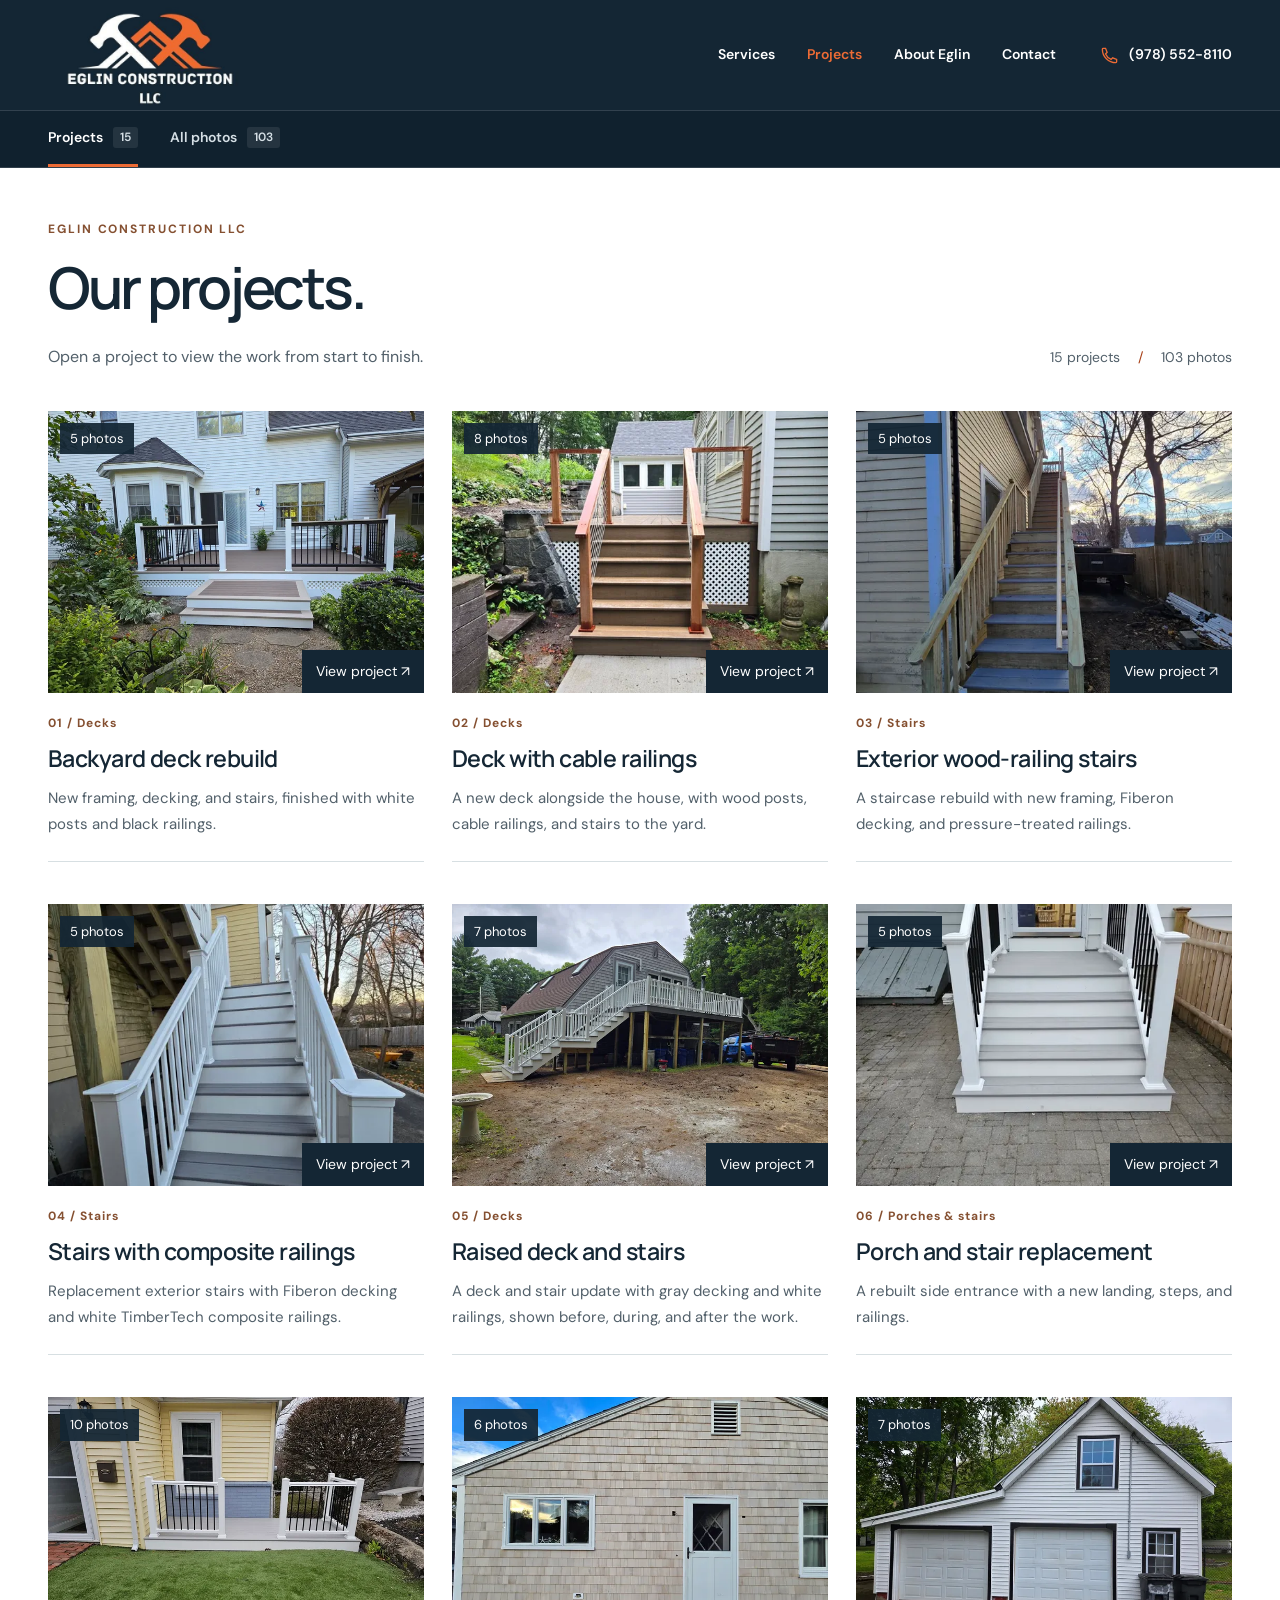
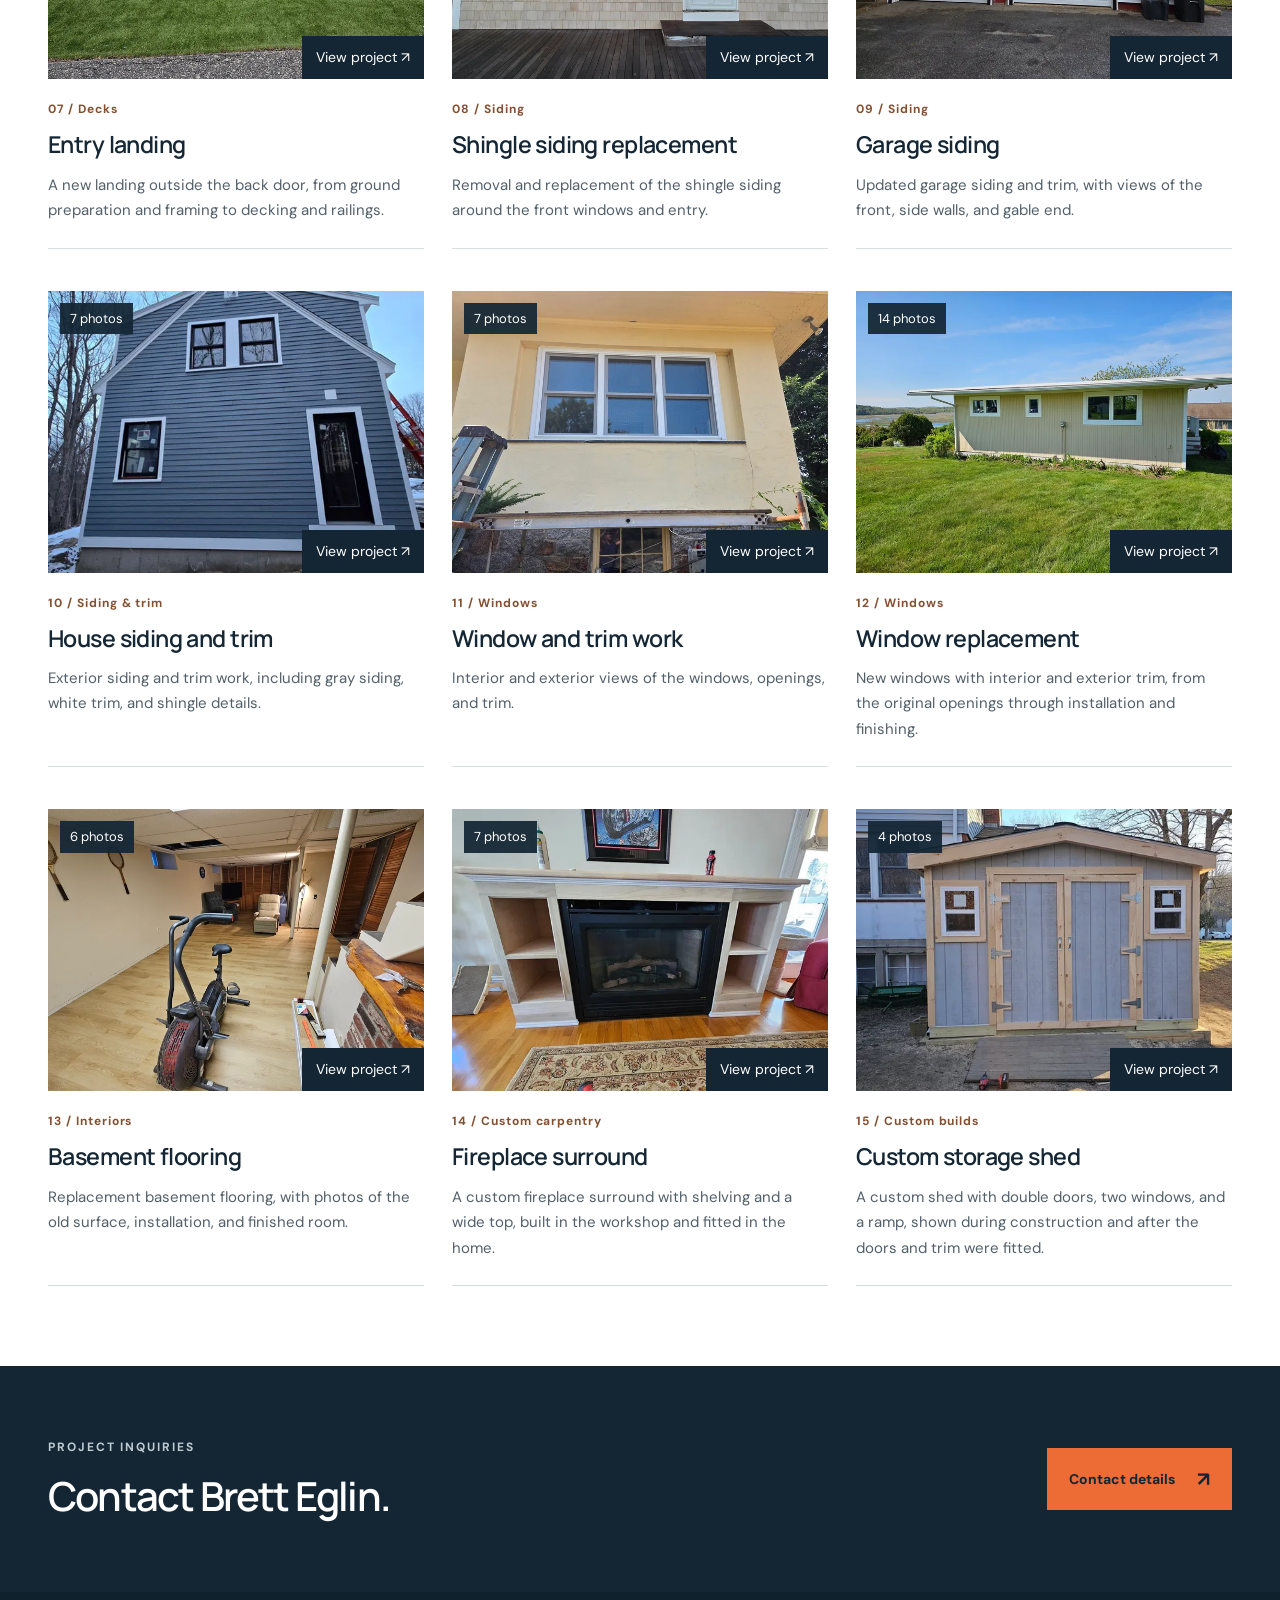
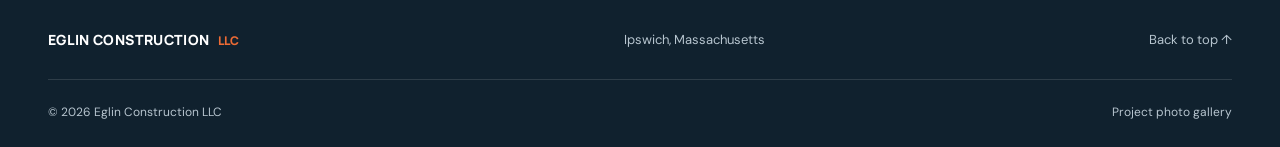
<file: projects.html>
<!doctype html><html lang="en"><head>
  <meta charset="utf-8">
  <meta name="viewport" content="width=device-width, initial-scale=1">
  <meta name="theme-color" content="#142634">
  <meta name="robots" content="noindex, nofollow">
  <title>Projects | Eglin Construction LLC</title>
  <meta name="description" content="Explore Eglin Construction projects, with photos of decks, stairs, siding, windows, and interior carpentry from start to finish.">
  <meta property="og:title" content="Projects | Eglin Construction LLC">
  <meta property="og:description" content="Construction and carpentry projects, organized into before, progress, and completed photos.">
  <meta property="og:type" content="website">
  <link rel="icon" type="image/svg+xml" href="data:image/svg+xml,%3Csvg xmlns='http://www.w3.org/2000/svg' viewBox='0 0 32 32'%3E%3Crect width='32' height='32' rx='3' fill='%23142634'/%3E%3Cpath d='M9 7h15v4H13v3h9v4h-9v3h11v4H9z' fill='%23ef6a34'/%3E%3C/svg%3E">
  <link rel="stylesheet" href="styles.css">
  <script src="script.js" defer></script>
  <link rel="stylesheet" href="project-slideshows.css">
  <script src="project-slideshows.js" defer></script>
</head><body class="projects-page"><a class="skip-link" href="#main">Skip to content</a><header class="site-header" id="top">
    <div class="header-inner wrap">
      <a class="brand" href="index.html" aria-label="Eglin Construction LLC home"><img src="assets/eglin-construction-logo.png" alt="Eglin Construction LLC" width="500" height="500"></a>
      <button class="menu-toggle" type="button" aria-expanded="false" aria-controls="main-nav"><span>Menu</span><span class="menu-icon" aria-hidden="true"></span></button>
      <nav id="main-nav" class="main-nav" aria-label="Main navigation">
        <a href="index.html#services">Services</a>
        <a href="projects.html" aria-current="page">Projects</a>
        <a href="index.html#about">About Eglin</a>
        <a href="index.html#contact">Contact</a>
        <a class="nav-phone" href="tel:+19785528110"><svg aria-hidden="true" viewBox="0 0 24 24"><path d="M7 3H4a1 1 0 0 0-1 1c0 9.4 7.6 17 17 17a1 1 0 0 0 1-1v-3l-5-2-2 2a14 14 0 0 1-7-7l2-2-2-5Z"/></svg>(978) 552-8110</a>
      </nav>
    </div>
  </header><main id="main">
<nav class="gallery-switcher" aria-label="Gallery views"><div class="wrap"><a href="projects.html" aria-current="page">Projects <span>15</span></a><a href="photos.html">All photos <span>103</span></a></div></nav>
<section class="project-page-heading wrap"><p class="eyebrow">EGLIN CONSTRUCTION LLC</p><h1>Our projects.</h1><div><p>Open a project to view the work from start to finish.</p><span>15 projects <span aria-hidden="true">/</span> 103 photos</span></div></section>
<section class="project-albums wrap" id="project-index" aria-label="Project photo albums"><article class="project-album" id="backyard-deck"><span id="deck-rebuild" class="project-alias" aria-hidden="true"></span>
    <a class="album-link" href="photos.html#backyard-deck" data-project="backyard-deck" aria-label="View Backyard deck rebuild: 5 photos">
      <div class="album-cover"><img src="assets/facebook/122162119184316871-thumb.webp" width="2048" height="1536" alt="The finished deck has new stairs, white posts, and black railings." loading="lazy"><span class="album-count">5 photos</span><span class="album-open" aria-hidden="true">View project ↗</span></div>
      <div class="album-copy"><p class="eyebrow">01 / Decks</p><h2>Backyard deck rebuild</h2><p>New framing, decking, and stairs, finished with white posts and black railings.</p></div>
    </a></article>
<article class="project-album" id="cable-deck"><span id="cable-railing-deck" class="project-alias" aria-hidden="true"></span>
    <a class="album-link" href="photos.html#cable-deck" data-project="cable-deck" aria-label="View Deck with cable railings: 8 photos">
      <div class="album-cover"><img src="assets/facebook/122189388212316871-thumb.webp" width="1536" height="2048" alt="The finished stairs lead up to the new deck." loading="lazy"><span class="album-count">8 photos</span><span class="album-open" aria-hidden="true">View project ↗</span></div>
      <div class="album-copy"><p class="eyebrow">02 / Decks</p><h2>Deck with cable railings</h2><p>A new deck alongside the house, with wood posts, cable railings, and stairs to the yard.</p></div>
    </a></article>
<article class="project-album" id="wood-staircase"><span id="stair-rebuild" class="project-alias" aria-hidden="true"></span>
    <a class="album-link" href="photos.html#wood-staircase" data-project="wood-staircase" aria-label="View Exterior wood-railing stairs: 5 photos">
      <div class="album-cover"><img src="assets/facebook/122193923864316871-thumb.webp" width="1536" height="2048" alt="Fiberon decking and pressure-treated railings finish the second staircase." loading="lazy"><span class="album-count">5 photos</span><span class="album-open" aria-hidden="true">View project ↗</span></div>
      <div class="album-copy"><p class="eyebrow">03 / Stairs</p><h2>Exterior wood-railing stairs</h2><p>A staircase rebuild with new framing, Fiberon decking, and pressure-treated railings.</p></div>
    </a></article>
<article class="project-album" id="white-staircase"><span id="white-railing-stairs" class="project-alias" aria-hidden="true"></span>
    <a class="album-link" href="photos.html#white-staircase" data-project="white-staircase" aria-label="View Stairs with composite railings: 5 photos">
      <div class="album-cover"><img src="assets/facebook/122193923474316871-thumb.webp" width="1536" height="2048" alt="Fiberon decking and TimberTech composite railings finish this staircase." loading="lazy"><span class="album-count">5 photos</span><span class="album-open" aria-hidden="true">View project ↗</span></div>
      <div class="album-copy"><p class="eyebrow">04 / Stairs</p><h2>Stairs with composite railings</h2><p>Replacement exterior stairs with Fiberon decking and white TimberTech composite railings.</p></div>
    </a></article>
<article class="project-album" id="raised-deck">
    <a class="album-link" href="photos.html#raised-deck" data-project="raised-deck" aria-label="View Raised deck and stairs: 7 photos">
      <div class="album-cover"><img src="assets/facebook/122161301822316871-thumb.webp" width="2048" height="1536" alt="White railings run around the deck and down the staircase." loading="lazy"><span class="album-count">7 photos</span><span class="album-open" aria-hidden="true">View project ↗</span></div>
      <div class="album-copy"><p class="eyebrow">05 / Decks</p><h2>Raised deck and stairs</h2><p>A deck and stair update with gray decking and white railings, shown before, during, and after the work.</p></div>
    </a></article>
<article class="project-album" id="porch-stairs">
    <a class="album-link" href="photos.html#porch-stairs" data-project="porch-stairs" aria-label="View Porch and stair replacement: 5 photos">
      <div class="album-cover"><img src="assets/facebook/122118190262316871-thumb.webp" width="1536" height="2048" alt="The new stairway gives the side entrance a clean finish." loading="lazy"><span class="album-count">5 photos</span><span class="album-open" aria-hidden="true">View project ↗</span></div>
      <div class="album-copy"><p class="eyebrow">06 / Porches &amp; stairs</p><h2>Porch and stair replacement</h2><p>A rebuilt side entrance with a new landing, steps, and railings.</p></div>
    </a></article>
<article class="project-album" id="entry-deck">
    <a class="album-link" href="photos.html#entry-deck" data-project="entry-deck" aria-label="View Entry landing: 10 photos">
      <div class="album-cover"><img src="assets/facebook/122100755792316871-thumb.webp" width="2048" height="1536" alt="The completed deck sits just outside the back door." loading="lazy"><span class="album-count">10 photos</span><span class="album-open" aria-hidden="true">View project ↗</span></div>
      <div class="album-copy"><p class="eyebrow">07 / Decks</p><h2>Entry landing</h2><p>A new landing outside the back door, from ground preparation and framing to decking and railings.</p></div>
    </a></article>
<article class="project-album" id="shingle-exterior"><span id="shingle-siding" class="project-alias" aria-hidden="true"></span>
    <a class="album-link" href="photos.html#shingle-exterior" data-project="shingle-exterior" aria-label="View Shingle siding replacement: 6 photos">
      <div class="album-cover"><img src="assets/facebook/122193955820316871-thumb.webp" width="2048" height="1536" alt="New shingle siding gives the front of the house a fresh look." loading="lazy"><span class="album-count">6 photos</span><span class="album-open" aria-hidden="true">View project ↗</span></div>
      <div class="album-copy"><p class="eyebrow">08 / Siding</p><h2>Shingle siding replacement</h2><p>Removal and replacement of the shingle siding around the front windows and entry.</p></div>
    </a></article>
<article class="project-album" id="garage-exterior">
    <a class="album-link" href="photos.html#garage-exterior" data-project="garage-exterior" aria-label="View Garage siding: 7 photos">
      <div class="album-cover"><img src="assets/facebook/122189271434316871-thumb.webp" width="2048" height="1536" alt="The front of the garage is finished with light siding and trim." loading="lazy"><span class="album-count">7 photos</span><span class="album-open" aria-hidden="true">View project ↗</span></div>
      <div class="album-copy"><p class="eyebrow">09 / Siding</p><h2>Garage siding</h2><p>Updated garage siding and trim, with views of the front, side walls, and gable end.</p></div>
    </a></article>
<article class="project-album" id="house-exterior">
    <a class="album-link" href="photos.html#house-exterior" data-project="house-exterior" aria-label="View House siding and trim: 7 photos">
      <div class="album-cover"><img src="assets/facebook/122164180886316871-thumb.webp" width="1536" height="2048" alt="The front features gray siding, white trim, and dark windows and doors." loading="lazy"><span class="album-count">7 photos</span><span class="album-open" aria-hidden="true">View project ↗</span></div>
      <div class="album-copy"><p class="eyebrow">10 / Siding &amp; trim</p><h2>House siding and trim</h2><p>Exterior siding and trim work, including gray siding, white trim, and shingle details.</p></div>
    </a></article>
<article class="project-album" id="window-details">
    <a class="album-link" href="photos.html#window-details" data-project="window-details" aria-label="View Window and trim work: 7 photos">
      <div class="album-cover"><img src="assets/facebook/122161306976316871-thumb.webp" width="2048" height="1536" alt="Three windows run across the front of the house." loading="lazy"><span class="album-count">7 photos</span><span class="album-open" aria-hidden="true">View project ↗</span></div>
      <div class="album-copy"><p class="eyebrow">11 / Windows</p><h2>Window and trim work</h2><p>Interior and exterior views of the windows, openings, and trim.</p></div>
    </a></article>
<article class="project-album" id="window-replacement">
    <a class="album-link" href="photos.html#window-replacement" data-project="window-replacement" aria-label="View Window replacement: 14 photos">
      <div class="album-cover"><img src="assets/facebook/122111179040316871-thumb.webp" width="2048" height="1536" alt="New windows and exterior trim finish the front of the house." loading="lazy"><span class="album-count">14 photos</span><span class="album-open" aria-hidden="true">View project ↗</span></div>
      <div class="album-copy"><p class="eyebrow">12 / Windows</p><h2>Window replacement</h2><p>New windows with interior and exterior trim, from the original openings through installation and finishing.</p></div>
    </a></article>
<article class="project-album" id="basement-floor">
    <a class="album-link" href="photos.html#basement-floor" data-project="basement-floor" aria-label="View Basement flooring: 6 photos">
      <div class="album-cover"><img src="assets/facebook/122118187520316871-thumb.webp" width="2048" height="1536" alt="The original after photo shows the finished floor." loading="lazy"><span class="album-count">6 photos</span><span class="album-open" aria-hidden="true">View project ↗</span></div>
      <div class="album-copy"><p class="eyebrow">13 / Interiors</p><h2>Basement flooring</h2><p>Replacement basement flooring, with photos of the old surface, installation, and finished room.</p></div>
    </a></article>
<article class="project-album" id="fireplace-surround">
    <a class="album-link" href="photos.html#fireplace-surround" data-project="fireplace-surround" aria-label="View Fireplace surround: 7 photos">
      <div class="album-cover"><img src="assets/facebook/122106001316316871-thumb.webp" width="1828" height="1193" alt="The painted surround and open shelving frame the fireplace." loading="lazy"><span class="album-count">7 photos</span><span class="album-open" aria-hidden="true">View project ↗</span></div>
      <div class="album-copy"><p class="eyebrow">14 / Custom carpentry</p><h2>Fireplace surround</h2><p>A custom fireplace surround with shelving and a wide top, built in the workshop and fitted in the home.</p></div>
    </a></article>
<article class="project-album" id="custom-shed"><span id="storage-shed" class="project-alias" aria-hidden="true"></span>
    <a class="album-link" href="photos.html#custom-shed" data-project="custom-shed" aria-label="View Custom storage shed: 4 photos">
      <div class="album-cover"><img src="assets/facebook/122102743310316871-thumb.webp" width="1536" height="2048" alt="Double doors, two windows, and a ramp give the shed its shape." loading="lazy"><span class="album-count">4 photos</span><span class="album-open" aria-hidden="true">View project ↗</span></div>
      <div class="album-copy"><p class="eyebrow">15 / Custom builds</p><h2>Custom storage shed</h2><p>A custom shed with double doors, two windows, and a ramp, shown during construction and after the doors and trim were fitted.</p></div>
    </a></article></section>
<section class="gallery-contact"><div class="wrap"><div><p class="eyebrow light">PROJECT INQUIRIES</p><h2>Contact Brett Eglin.</h2></div><a class="button primary" href="index.html#contact">Contact details <span aria-hidden="true">↗</span></a></div></section></main><footer class="site-footer"><div class="wrap"><div class="footer-main"><a href="#top" class="footer-name">EGLIN CONSTRUCTION <span>LLC</span></a><span>Ipswich, Massachusetts</span><a href="#top">Back to top ↑</a></div><div class="footer-bottom"><p>© <span id="year">2026</span> Eglin Construction LLC</p><p><a href="photos.html">Project photo gallery</a></p></div></div></footer><div class="mobile-contact" aria-label="Quick contact"><a href="tel:+19785528110">Call Brett</a><a href="sms:+19785528110">Text Brett <span aria-hidden="true">↗</span></a></div>
<dialog id="project-viewer" class="project-viewer" aria-labelledby="slideshow-title">
  <div class="slideshow-top"><div><p class="eyebrow light" id="slideshow-category"></p><h2 id="slideshow-title"></h2></div><button type="button" class="slideshow-close" aria-label="Close project slideshow" autofocus>Close <span aria-hidden="true">×</span></button></div>
  <div class="slideshow-stage" aria-busy="false"><img class="slide-image is-current" alt=""><img class="slide-image" alt="" aria-hidden="true"><a class="slideshow-original" href="#" target="_blank" rel="noopener">Open full photo ↗<span class="sr-only"> (opens in a new tab)</span></a></div>
  <div class="slideshow-controls"><button type="button" class="slideshow-prev" aria-label="Previous photo">←</button><div class="slideshow-caption" aria-live="polite" aria-atomic="true"><div><span id="slideshow-phase"></span><span id="slideshow-count"></span></div><p id="slideshow-caption"></p></div><button type="button" class="slideshow-next" aria-label="Next photo">→</button></div>
  <p class="slideshow-error" role="status" hidden>That photo could not load. Select another photo or open the original.</p>
  <div class="slideshow-thumbnails" aria-label="Photos in this project"></div>
</dialog><script type="application/json" id="project-data">[{"id":"backyard-deck","title":"Backyard deck rebuild","description":"New framing, decking, and stairs, finished with white posts and black railings.","photos":[{"id":"122162119004316871","index":49,"sourceUrl":"https://www.facebook.com/photo.php?fbid=122162119004316871&set=pb.61559506144607.-2207520000&type=3","full":"assets/facebook/122162119004316871.webp","thumb":"assets/facebook/122162119004316871-thumb.webp","width":2048,"height":1536,"postedDate":"January 14, 2025","originalCaption":null,"sha256":"76b778477d2dd0a331ce1e1af709ea92dc4b23e8d37b1d13c80dfcf8cc1d9bfb","phase":"In progress","caption":"New framing and posts are ready for the decking."},{"id":"122162119100316871","index":48,"sourceUrl":"https://www.facebook.com/photo.php?fbid=122162119100316871&set=pb.61559506144607.-2207520000&type=3","full":"assets/facebook/122162119100316871.webp","thumb":"assets/facebook/122162119100316871-thumb.webp","width":2048,"height":1536,"postedDate":"January 14, 2025","originalCaption":null,"sha256":"b56a702d9ab50168d4f350543b6f4d1483035c12a735e55f1715811463726d85","phase":"In progress","caption":"The decking and stairs are in, with the railings still to come."},{"id":"122162119184316871","index":47,"sourceUrl":"https://www.facebook.com/photo.php?fbid=122162119184316871&set=pb.61559506144607.-2207520000&type=3","full":"assets/facebook/122162119184316871.webp","thumb":"assets/facebook/122162119184316871-thumb.webp","width":2048,"height":1536,"postedDate":"January 14, 2025","originalCaption":null,"sha256":"21622d832cb2354c404d07e8a9f629390aac05f0d0e939aa0a074be7d12aafd6","phase":"After","caption":"The finished deck has new stairs, white posts, and black railings."},{"id":"122162119250316871","index":46,"sourceUrl":"https://www.facebook.com/photo.php?fbid=122162119250316871&set=pb.61559506144607.-2207520000&type=3","full":"assets/facebook/122162119250316871.webp","thumb":"assets/facebook/122162119250316871-thumb.webp","width":2048,"height":1536,"postedDate":"January 14, 2025","originalCaption":null,"sha256":"0c55bf27cdb00a7d0647cb07c303f2a6791ed378462083a3fc884b6760f4a295","phase":"After","caption":"The new deck connects the back of the house with the garden."},{"id":"122162119322316871","index":45,"sourceUrl":"https://www.facebook.com/photo.php?fbid=122162119322316871&set=pb.61559506144607.-2207520000&type=3","full":"assets/facebook/122162119322316871.webp","thumb":"assets/facebook/122162119322316871-thumb.webp","width":2048,"height":1536,"postedDate":"January 14, 2025","originalCaption":null,"sha256":"7d6c515ca7438421444c8b994be5b79317082fbf67628c6d534bd9cc532a24cc","phase":"After","caption":"The stair trim and railings finish off the space."}],"category":"Decks","cover":47,"aliases":["deck-rebuild"]},{"id":"cable-deck","title":"Deck with cable railings","description":"A new deck alongside the house, with wood posts, cable railings, and stairs to the yard.","photos":[{"id":"122189387636316871","index":31,"sourceUrl":"https://www.facebook.com/photo.php?fbid=122189387636316871&set=pb.61559506144607.-2207520000&type=3","full":"assets/facebook/122189387636316871.webp","thumb":"assets/facebook/122189387636316871-thumb.webp","width":1536,"height":2048,"postedDate":"June 27, 2025","originalCaption":null,"sha256":"701992a984efd8c37bd98171c18d79dba7fb550b51a786e8c75d4a4f86f6b451","phase":"Preparation","caption":"The ground is being prepared before deck construction begins."},{"id":"122189387774316871","index":30,"sourceUrl":"https://www.facebook.com/photo.php?fbid=122189387774316871&set=pb.61559506144607.-2207520000&type=3","full":"assets/facebook/122189387774316871.webp","thumb":"assets/facebook/122189387774316871-thumb.webp","width":2048,"height":1536,"postedDate":"June 27, 2025","originalCaption":null,"sha256":"98f59b0c987995cb43f54f48dc60795bc8e3d74770199d45a54e3eb58987a218","phase":"In progress","caption":"The deck framing takes shape alongside the house."},{"id":"122189387888316871","index":29,"sourceUrl":"https://www.facebook.com/photo.php?fbid=122189387888316871&set=pb.61559506144607.-2207520000&type=3","full":"assets/facebook/122189387888316871.webp","thumb":"assets/facebook/122189387888316871-thumb.webp","width":1536,"height":2048,"postedDate":"June 27, 2025","originalCaption":null,"sha256":"2b1805d6a0b98ad3177243f83bdfc0420a16a2c65a98dd72a883fafdaa5e709d","phase":"In progress","caption":"The decking is down, and the stair framing is ready for the next step."},{"id":"122189388212316871","index":26,"sourceUrl":"https://www.facebook.com/photo.php?fbid=122189388212316871&set=pb.61559506144607.-2207520000&type=3","full":"assets/facebook/122189388212316871.webp","thumb":"assets/facebook/122189388212316871-thumb.webp","width":1536,"height":2048,"postedDate":"June 27, 2025","originalCaption":null,"sha256":"7f5992013bd88b2787c8112afc600c1c98367e2ec55322427e518c4bc015931c","phase":"After","caption":"The finished stairs lead up to the new deck."},{"id":"122189388368316871","index":25,"sourceUrl":"https://www.facebook.com/photo.php?fbid=122189388368316871&set=pb.61559506144607.-2207520000&type=3","full":"assets/facebook/122189388368316871.webp","thumb":"assets/facebook/122189388368316871-thumb.webp","width":1536,"height":2048,"postedDate":"June 27, 2025","originalCaption":null,"sha256":"6f6a74d2bfa9e98237bd72f5f0e3c9192f0ac6e562412cf5275dcab8199a4539","phase":"After","caption":"Wood posts and cable railings frame the stairway."},{"id":"122189388074316871","index":28,"sourceUrl":"https://www.facebook.com/photo.php?fbid=122189388074316871&set=pb.61559506144607.-2207520000&type=3","full":"assets/facebook/122189388074316871.webp","thumb":"assets/facebook/122189388074316871-thumb.webp","width":1536,"height":2048,"postedDate":"June 27, 2025","originalCaption":null,"sha256":"ba745712085ccc50c207beb7426d85ab3bcbc97caed10a97008a9979505f21ee","phase":"After","caption":"The finished deck runs along the side of the house."},{"id":"122189388434316871","index":24,"sourceUrl":"https://www.facebook.com/photo.php?fbid=122189388434316871&set=pb.61559506144607.-2207520000&type=3","full":"assets/facebook/122189388434316871.webp","thumb":"assets/facebook/122189388434316871-thumb.webp","width":1536,"height":2048,"postedDate":"June 27, 2025","originalCaption":null,"sha256":"86f67a600df17669b7302d128e9eb8a310ec4018376e103685ae817c89dcbd86","phase":"After","caption":"The open deck looks out toward the yard and stone wall."},{"id":"122211979454316871","index":4,"sourceUrl":"https://www.facebook.com/photo.php?fbid=122211979454316871&set=pb.61559506144607.-2207520000&type=3","full":"assets/facebook/122211979454316871.webp","thumb":"assets/facebook/122211979454316871-thumb.webp","width":1125,"height":1500,"postedDate":"December 18, 2025","originalCaption":"Upgrade your outdoor living this winter with a stunning deck by Eglin Construction! \n Our expert team brings quality and elegance to your home in MA & NH. Discover your perfect space today at eglinconstructionllc.com. #DeckDesign","sha256":"f6d490bb6022defe076a47941cef1bfd7e7dafa2914e547e971ff0c47fa4267e","phase":"Project update","caption":"A later project post takes another look across the finished deck."}],"category":"Decks","cover":26,"aliases":["cable-railing-deck"]},{"id":"wood-staircase","title":"Exterior wood-railing stairs","description":"A staircase rebuild with new framing, Fiberon decking, and pressure-treated railings.","photos":[{"id":"122193923696316871","index":19,"sourceUrl":"https://www.facebook.com/photo.php?fbid=122193923696316871&set=pb.61559506144607.-2207520000&type=3","full":"assets/facebook/122193923696316871.webp","thumb":"assets/facebook/122193923696316871-thumb.webp","width":1536,"height":2048,"postedDate":"July 28, 2025","originalCaption":"Original set of second stairs","sha256":"3dc294f1ea473f57f59da9948a9462e2e9b0b11cbf81c0fbbaf52c57ec48f779","phase":"Before","caption":"This is the original second set of stairs before the rebuild."},{"id":"122193923738316871","index":18,"sourceUrl":"https://www.facebook.com/photo.php?fbid=122193923738316871&set=pb.61559506144607.-2207520000&type=3","full":"assets/facebook/122193923738316871.webp","thumb":"assets/facebook/122193923738316871-thumb.webp","width":1536,"height":2048,"postedDate":"July 28, 2025","originalCaption":"Rebuilding","sha256":"1d2fd56d90fbcbe743d00a637b90a592bf5879e2390c0abf902d4a4b0dea96d3","phase":"In progress","caption":"The new stair framing and landings are taking shape."},{"id":"122193923840316871","index":17,"sourceUrl":"https://www.facebook.com/photo.php?fbid=122193923840316871&set=pb.61559506144607.-2207520000&type=3","full":"assets/facebook/122193923840316871.webp","thumb":"assets/facebook/122193923840316871-thumb.webp","width":1536,"height":2048,"postedDate":"July 28, 2025","originalCaption":"Second set almost done...","sha256":"8654ba86bec92b80f1a6ef8cb39adaade43c2a06d29aca36f3b3cc56307dd95c","phase":"In progress","caption":"The second set of stairs is almost done."},{"id":"122193923864316871","index":16,"sourceUrl":"https://www.facebook.com/photo.php?fbid=122193923864316871&set=pb.61559506144607.-2207520000&type=3","full":"assets/facebook/122193923864316871.webp","thumb":"assets/facebook/122193923864316871-thumb.webp","width":1536,"height":2048,"postedDate":"July 28, 2025","originalCaption":"Closer look at the second set with Fiberon decking & pressure treated railings.","sha256":"3eb66a74c30166f688ea8444e48ac7c509806bafecfab26ed4225a7d87973a67","phase":"After","caption":"Fiberon decking and pressure-treated railings finish the second staircase."},{"id":"122193925238316871","index":15,"sourceUrl":"https://www.facebook.com/photo.php?fbid=122193925238316871&set=pb.61559506144607.-2207520000&type=3","full":"assets/facebook/122193925238316871.webp","thumb":"assets/facebook/122193925238316871-thumb.webp","width":1536,"height":2048,"postedDate":"July 28, 2025","originalCaption":"Second set is complete.","sha256":"a87159a03797f5c77564f013052ee104537b1d497c5d8fcd8f4a638acb0e7d9f","phase":"After","caption":"The second set is complete, from the lower landing to the upper flight."}],"category":"Stairs","cover":16,"aliases":["stair-rebuild"]},{"id":"white-staircase","title":"Stairs with composite railings","description":"Replacement exterior stairs with Fiberon decking and white TimberTech composite railings.","photos":[{"id":"122193923072316871","index":23,"sourceUrl":"https://www.facebook.com/photo.php?fbid=122193923072316871&set=pb.61559506144607.-2207520000&type=3","full":"assets/facebook/122193923072316871.webp","thumb":"assets/facebook/122193923072316871-thumb.webp","width":1536,"height":2048,"postedDate":"July 28, 2025","originalCaption":"Original Set of First Set","sha256":"8219c0585cc89708bb032924ff747885817bbe26f391e1a0e4071fb6caf62c19","phase":"Before","caption":"The original post shows the first set of stairs before the update."},{"id":"122193923492316871","index":20,"sourceUrl":"https://www.facebook.com/photo.php?fbid=122193923492316871&set=pb.61559506144607.-2207520000&type=3","full":"assets/facebook/122193923492316871.webp","thumb":"assets/facebook/122193923492316871-thumb.webp","width":1536,"height":2048,"postedDate":"July 28, 2025","originalCaption":null,"sha256":"99db50e08c4258732352ab0a4f27e977e9279482203f97922ae8e16e1a039867","phase":"In progress","caption":"The stair rebuild is underway around the back of the house."},{"id":"122193923444316871","index":22,"sourceUrl":"https://www.facebook.com/photo.php?fbid=122193923444316871&set=pb.61559506144607.-2207520000&type=3","full":"assets/facebook/122193923444316871.webp","thumb":"assets/facebook/122193923444316871-thumb.webp","width":2048,"height":1536,"postedDate":"July 28, 2025","originalCaption":"First set of stairs new & completed","sha256":"eab876a038e44832364e0ebac2348255fd4827cd866c48efa47066651f7736c5","phase":"After","caption":"The first set of stairs is new and complete."},{"id":"122193923474316871","index":21,"sourceUrl":"https://www.facebook.com/photo.php?fbid=122193923474316871&set=pb.61559506144607.-2207520000&type=3","full":"assets/facebook/122193923474316871.webp","thumb":"assets/facebook/122193923474316871-thumb.webp","width":1536,"height":2048,"postedDate":"July 28, 2025","originalCaption":"Closer look at first set with Fiberon decking & Timbertech composite railings.","sha256":"dcc0c15067ad091b931558f0048dcca756faf570bc786114552acbc20cddb1df","phase":"After","caption":"Fiberon decking and TimberTech composite railings finish this staircase."},{"id":"122208354224316871","index":6,"sourceUrl":"https://www.facebook.com/photo.php?fbid=122208354224316871&set=pb.61559506144607.-2207520000&type=3","full":"assets/facebook/122208354224316871.webp","thumb":"assets/facebook/122208354224316871-thumb.webp","width":1125,"height":1500,"postedDate":"November 17, 2025","originalCaption":"Another stunning stair installation by Eglin Construction! \n Our mastery brings safety and beauty together in perfect harmony. Ready to transform your home? Visit eglinconstructionllc.com for more details.","sha256":"674107de83a3af9098124109976843c3e124d88acf5e4021706b44cc63e9546f","phase":"Project update","caption":"A later post shares a closer view of the finished white-railing stairs."}],"category":"Stairs","cover":21,"aliases":["white-railing-stairs"]},{"id":"raised-deck","title":"Raised deck and stairs","description":"A deck and stair update with gray decking and white railings, shown before, during, and after the work.","photos":[{"id":"122161301402316871","index":64,"sourceUrl":"https://www.facebook.com/photo.php?fbid=122161301402316871&set=pb.61559506144607.-2207520000&type=3","full":"assets/facebook/122161301402316871.webp","thumb":"assets/facebook/122161301402316871-thumb.webp","width":1536,"height":2048,"postedDate":"January 10, 2025","originalCaption":null,"sha256":"be059c3ab50d89a923c69662c283dca0e8d7168dd0c79b2b71224342a59d22cc","phase":"Before","caption":"The earlier deck has dark wood railings around the raised platform."},{"id":"122161301522316871","index":63,"sourceUrl":"https://www.facebook.com/photo.php?fbid=122161301522316871&set=pb.61559506144607.-2207520000&type=3","full":"assets/facebook/122161301522316871.webp","thumb":"assets/facebook/122161301522316871-thumb.webp","width":1536,"height":2048,"postedDate":"January 10, 2025","originalCaption":null,"sha256":"295a45ae6b121ea1a2436ca5f71e02353478d3a4ca42bdff83b27308834f00b4","phase":"Before","caption":"This side view shows the deck before the railing update."},{"id":"122161301618316871","index":62,"sourceUrl":"https://www.facebook.com/photo.php?fbid=122161301618316871&set=pb.61559506144607.-2207520000&type=3","full":"assets/facebook/122161301618316871.webp","thumb":"assets/facebook/122161301618316871-thumb.webp","width":1536,"height":2048,"postedDate":"January 10, 2025","originalCaption":null,"sha256":"aa00e0ea514d1939c32275c4cc671e9f9913c277692bbcfee149c5a4af547dea","phase":"In progress","caption":"The stair and railing work is underway."},{"id":"122161301822316871","index":61,"sourceUrl":"https://www.facebook.com/photo.php?fbid=122161301822316871&set=pb.61559506144607.-2207520000&type=3","full":"assets/facebook/122161301822316871.webp","thumb":"assets/facebook/122161301822316871-thumb.webp","width":2048,"height":1536,"postedDate":"January 10, 2025","originalCaption":null,"sha256":"2e8fe17a6f7efba88a664c1ceedf83e9b17b3b435a5abe17284d192f0ecb2684","phase":"After","caption":"White railings run around the deck and down the staircase."},{"id":"122161302182316871","index":58,"sourceUrl":"https://www.facebook.com/photo.php?fbid=122161302182316871&set=pb.61559506144607.-2207520000&type=3","full":"assets/facebook/122161302182316871.webp","thumb":"assets/facebook/122161302182316871-thumb.webp","width":1536,"height":2048,"postedDate":"January 10, 2025","originalCaption":null,"sha256":"2713403af8afafaf5865dbfa533702b8627c3ff668f8f1cce5b6c3de192b204a","phase":"After","caption":"The updated stairs lead up from the yard."},{"id":"122161302086316871","index":59,"sourceUrl":"https://www.facebook.com/photo.php?fbid=122161302086316871&set=pb.61559506144607.-2207520000&type=3","full":"assets/facebook/122161302086316871.webp","thumb":"assets/facebook/122161302086316871-thumb.webp","width":1536,"height":2048,"postedDate":"January 10, 2025","originalCaption":null,"sha256":"1e3abe591ba258cd33f98d31df1479efb9b5d1954ab08026a7cfeba7e0426a07","phase":"After","caption":"Gray decking and white railings finish the raised outdoor space."},{"id":"122161301900316871","index":60,"sourceUrl":"https://www.facebook.com/photo.php?fbid=122161301900316871&set=pb.61559506144607.-2207520000&type=3","full":"assets/facebook/122161301900316871.webp","thumb":"assets/facebook/122161301900316871-thumb.webp","width":1536,"height":2048,"postedDate":"January 10, 2025","originalCaption":null,"sha256":"76e5c1ba49b5f1d65d093f3f09ec32f00b1a5a8d2de9fca3df30817f5254aab2","phase":"After","caption":"The view from the deck looks down the finished stairs."}],"category":"Decks","cover":61},{"id":"porch-stairs","title":"Porch and stair replacement","description":"A rebuilt side entrance with a new landing, steps, and railings.","photos":[{"id":"122118190286316871","index":68,"sourceUrl":"https://www.facebook.com/photo.php?fbid=122118190286316871&set=pb.61559506144607.-2207520000&type=3","full":"assets/facebook/122118190286316871.webp","thumb":"assets/facebook/122118190286316871-thumb.webp","width":1536,"height":2048,"postedDate":"June 16, 2024","originalCaption":"Old porch & stairs","sha256":"5eae5d67269399233d0a2279fca32a2abacb97d24916818f46270622da474d21","phase":"Before","caption":"This is the old porch and stairway beside the house."},{"id":"122118190340316871","index":66,"sourceUrl":"https://www.facebook.com/photo.php?fbid=122118190340316871&set=pb.61559506144607.-2207520000&type=3","full":"assets/facebook/122118190340316871.webp","thumb":"assets/facebook/122118190340316871-thumb.webp","width":1536,"height":2048,"postedDate":"June 16, 2024","originalCaption":"Old porch & stairs","sha256":"4ca2491470708a24576fc773381fdb503c7098d22a9b140f228b3b9c8869261e","phase":"Before","caption":"The original steps lead down to the paved area."},{"id":"122118190310316871","index":67,"sourceUrl":"https://www.facebook.com/photo.php?fbid=122118190310316871&set=pb.61559506144607.-2207520000&type=3","full":"assets/facebook/122118190310316871.webp","thumb":"assets/facebook/122118190310316871-thumb.webp","width":2048,"height":1536,"postedDate":"June 16, 2024","originalCaption":null,"sha256":"6751c5b05c4a130469cb5cfbf11edd03e17c37e89207110cd34bded6f3caefec","phase":"In progress","caption":"The new landing and posts are in place."},{"id":"122118190484316871","index":65,"sourceUrl":"https://www.facebook.com/photo.php?fbid=122118190484316871&set=pb.61559506144607.-2207520000&type=3","full":"assets/facebook/122118190484316871.webp","thumb":"assets/facebook/122118190484316871-thumb.webp","width":1536,"height":2048,"postedDate":"June 16, 2024","originalCaption":"New porch & stairs","sha256":"1ee0056587a97241f6f470c26d7428e8ee20183459402e8e8d03512b834b2162","phase":"After","caption":"The new porch and stairs are finished with white railings."},{"id":"122118190262316871","index":69,"sourceUrl":"https://www.facebook.com/photo.php?fbid=122118190262316871&set=pb.61559506144607.-2207520000&type=3","full":"assets/facebook/122118190262316871.webp","thumb":"assets/facebook/122118190262316871-thumb.webp","width":1536,"height":2048,"postedDate":"June 16, 2024","originalCaption":"New porch & stairs","sha256":"09999344a73d452112ffa43e2a3b67a7bb10ab45d6ebc350496bc9505929eba6","phase":"After","caption":"The new stairway gives the side entrance a clean finish."}],"category":"Porches & stairs","cover":69},{"id":"entry-deck","title":"Entry landing","description":"A new landing outside the back door, from ground preparation and framing to decking and railings.","photos":[{"id":"122100758636316871","index":99,"sourceUrl":"https://www.facebook.com/photo.php?fbid=122100758636316871&set=pb.61559506144607.-2207520000&type=3","full":"assets/facebook/122100758636316871.webp","thumb":"assets/facebook/122100758636316871-thumb.webp","width":2048,"height":1536,"postedDate":"May 11, 2024","originalCaption":null,"sha256":"a6c19c68e77e39b608c449fb4465ccc60ea95c1b9bafb88ed07b5c7361bd78dc","phase":"Before","caption":"The space outside the back door is ready for a new landing."},{"id":"122100755450316871","index":104,"sourceUrl":"https://www.facebook.com/photo.php?fbid=122100755450316871&set=pb.61559506144607.-2207520000&type=3","full":"assets/facebook/122100755450316871.webp","thumb":"assets/facebook/122100755450316871-thumb.webp","width":2048,"height":1536,"postedDate":"May 11, 2024","originalCaption":"BEFORE","sha256":"a6c19c68e77e39b608c449fb4465ccc60ea95c1b9bafb88ed07b5c7361bd78dc","phase":"Before","caption":"The original post shows the area before construction."},{"id":"122100755444316871","index":105,"sourceUrl":"https://www.facebook.com/photo.php?fbid=122100755444316871&set=pb.61559506144607.-2207520000&type=3","full":"assets/facebook/122100755444316871.webp","thumb":"assets/facebook/122100755444316871-thumb.webp","width":2048,"height":1536,"postedDate":"May 11, 2024","originalCaption":null,"sha256":"43cbc50bcd657859545b04fcd79c1fee08ad2c6175f8ad8818947aa500c39294","phase":"Preparation","caption":"The ground is being prepared for the deck."},{"id":"122100755312316871","index":107,"sourceUrl":"https://www.facebook.com/photo.php?fbid=122100755312316871&set=pb.61559506144607.-2207520000&type=3","full":"assets/facebook/122100755312316871.webp","thumb":"assets/facebook/122100755312316871-thumb.webp","width":2048,"height":1536,"postedDate":"May 11, 2024","originalCaption":null,"sha256":"95c08633cdedf5b7d366575f92def5b42bc8cef8b24672a7a5f3482cabed173e","phase":"In progress","caption":"The new framing and posts are taking shape."},{"id":"122100755684316871","index":103,"sourceUrl":"https://www.facebook.com/photo.php?fbid=122100755684316871&set=pb.61559506144607.-2207520000&type=3","full":"assets/facebook/122100755684316871.webp","thumb":"assets/facebook/122100755684316871-thumb.webp","width":2048,"height":1536,"postedDate":"May 11, 2024","originalCaption":null,"sha256":"8ca427270dcd6e3f3c50bbc094eea068e8c47b37dd6379ea7837046c8818dac0","phase":"In progress","caption":"The decking is installed, with the railings still to come."},{"id":"122100755348316871","index":106,"sourceUrl":"https://www.facebook.com/photo.php?fbid=122100755348316871&set=pb.61559506144607.-2207520000&type=3","full":"assets/facebook/122100755348316871.webp","thumb":"assets/facebook/122100755348316871-thumb.webp","width":2048,"height":1536,"postedDate":"May 11, 2024","originalCaption":"Almost done...","sha256":"0f25e2239cb1327c9d85979da840cf65de97f9e3fd5b2150eeacda378a032278","phase":"In progress","caption":"The landing is almost done."},{"id":"122100755258316871","index":108,"sourceUrl":"https://www.facebook.com/photo.php?fbid=122100755258316871&set=pb.61559506144607.-2207520000&type=3","full":"assets/facebook/122100755258316871.webp","thumb":"assets/facebook/122100755258316871-thumb.webp","width":2048,"height":1536,"postedDate":"May 11, 2024","originalCaption":null,"sha256":"15d4117295c12f975b8d0f068334873bdd23ee6fcefc92051badc96c8a2f734d","phase":"After","caption":"White posts and black railings finish off the new landing."},{"id":"122100755792316871","index":101,"sourceUrl":"https://www.facebook.com/photo.php?fbid=122100755792316871&set=pb.61559506144607.-2207520000&type=3","full":"assets/facebook/122100755792316871.webp","thumb":"assets/facebook/122100755792316871-thumb.webp","width":2048,"height":1536,"postedDate":"May 11, 2024","originalCaption":"AFTER","sha256":"c6848b5402b1f724c53a97c342ed22a61f01326afd00ca3d719ce2b211ce94ea","phase":"After","caption":"The completed deck sits just outside the back door."},{"id":"122100755732316871","index":102,"sourceUrl":"https://www.facebook.com/photo.php?fbid=122100755732316871&set=pb.61559506144607.-2207520000&type=3","full":"assets/facebook/122100755732316871.webp","thumb":"assets/facebook/122100755732316871-thumb.webp","width":2048,"height":1536,"postedDate":"May 11, 2024","originalCaption":null,"sha256":"f74a9f34b34000fec8f5142429a58a91045a8974cc25bf2f7f4aab47d015645d","phase":"After","caption":"The new deck makes use of the space beside the lawn."},{"id":"122100758594316871","index":100,"sourceUrl":"https://www.facebook.com/photo.php?fbid=122100758594316871&set=pb.61559506144607.-2207520000&type=3","full":"assets/facebook/122100758594316871.webp","thumb":"assets/facebook/122100758594316871-thumb.webp","width":2048,"height":1536,"postedDate":"May 11, 2024","originalCaption":null,"sha256":"c6848b5402b1f724c53a97c342ed22a61f01326afd00ca3d719ce2b211ce94ea","phase":"After","caption":"The finished landing is shown from across the yard."}],"category":"Decks","cover":101},{"id":"shingle-exterior","title":"Shingle siding replacement","description":"Removal and replacement of the shingle siding around the front windows and entry.","photos":[{"id":"122193953240316871","index":13,"sourceUrl":"https://www.facebook.com/photo.php?fbid=122193953240316871&set=pb.61559506144607.-2207520000&type=3","full":"assets/facebook/122193953240316871.webp","thumb":"assets/facebook/122193953240316871-thumb.webp","width":2048,"height":1536,"postedDate":"July 28, 2025","originalCaption":null,"sha256":"474657d60c24fca3368bf8c5daf01b14b75d4df9cc0e8d22e8f1305dfb4607a0","phase":"Before","caption":"The earlier shingle siding surrounds the front windows."},{"id":"122193953294316871","index":12,"sourceUrl":"https://www.facebook.com/photo.php?fbid=122193953294316871&set=pb.61559506144607.-2207520000&type=3","full":"assets/facebook/122193953294316871.webp","thumb":"assets/facebook/122193953294316871-thumb.webp","width":2048,"height":1536,"postedDate":"July 28, 2025","originalCaption":null,"sha256":"e7a67ef797d2bedd5c265530d9b89c7e9a2077064ef3a1d97e9420b0f08c80ff","phase":"In progress","caption":"Old shingles are being removed around the entry and windows."},{"id":"122193953360316871","index":11,"sourceUrl":"https://www.facebook.com/photo.php?fbid=122193953360316871&set=pb.61559506144607.-2207520000&type=3","full":"assets/facebook/122193953360316871.webp","thumb":"assets/facebook/122193953360316871-thumb.webp","width":1536,"height":2048,"postedDate":"July 28, 2025","originalCaption":"Before","sha256":"f70c3fe1406b99d0fdfda364518e62295d767a3bd837226dbef225168109b98d","phase":"In progress","caption":"The old siding is opened up as the replacement work continues."},{"id":"122193955820316871","index":9,"sourceUrl":"https://www.facebook.com/photo.php?fbid=122193955820316871&set=pb.61559506144607.-2207520000&type=3","full":"assets/facebook/122193955820316871.webp","thumb":"assets/facebook/122193955820316871-thumb.webp","width":2048,"height":1536,"postedDate":"July 28, 2025","originalCaption":null,"sha256":"e69a168e0844ee054e634cb550ac579a97324c1ca46fbe793655f861e6363411","phase":"After","caption":"New shingle siding gives the front of the house a fresh look."},{"id":"122193953498316871","index":10,"sourceUrl":"https://www.facebook.com/photo.php?fbid=122193953498316871&set=pb.61559506144607.-2207520000&type=3","full":"assets/facebook/122193953498316871.webp","thumb":"assets/facebook/122193953498316871-thumb.webp","width":2048,"height":1536,"postedDate":"July 28, 2025","originalCaption":null,"sha256":"876aefd93fcce67efada162fbfaf9810c24382fb62a4f8d48a7b59869b138b80","phase":"After","caption":"The new shingles continue across the windows and entry."},{"id":"122193953216316871","index":14,"sourceUrl":"https://www.facebook.com/photo.php?fbid=122193953216316871&set=pb.61559506144607.-2207520000&type=3","full":"assets/facebook/122193953216316871.webp","thumb":"assets/facebook/122193953216316871-thumb.webp","width":2048,"height":1536,"postedDate":"July 28, 2025","originalCaption":"After","sha256":"c61a2649ee634b3b708e905c1661e98d3b18348ac59c29ec57346055f3691634","phase":"After","caption":"The original after photo shows the updated exterior from the side."}],"category":"Siding","cover":9,"aliases":["shingle-siding"]},{"id":"garage-exterior","title":"Garage siding","description":"Updated garage siding and trim, with views of the front, side walls, and gable end.","photos":[{"id":"122189271128316871","index":37,"sourceUrl":"https://www.facebook.com/photo.php?fbid=122189271128316871&set=pb.61559506144607.-2207520000&type=3","full":"assets/facebook/122189271128316871.webp","thumb":"assets/facebook/122189271128316871-thumb.webp","width":1536,"height":2048,"postedDate":"June 26, 2025","originalCaption":null,"sha256":"ffde7a8edaff7b406de3a6f7b6a2e348325d5e584238cc9c89bf2eb029c6463e","phase":"Before","caption":"The garage is shown before the siding update."},{"id":"122189271542316871","index":32,"sourceUrl":"https://www.facebook.com/photo.php?fbid=122189271542316871&set=pb.61559506144607.-2207520000&type=3","full":"assets/facebook/122189271542316871.webp","thumb":"assets/facebook/122189271542316871-thumb.webp","width":2048,"height":1536,"postedDate":"June 26, 2025","originalCaption":null,"sha256":"1fa1de101f2a0f74129f2f38afe97446e57240c0821fe97696456c2136fd94af","phase":"After","caption":"The updated siding continues along the garage wall."},{"id":"122189271488316871","index":33,"sourceUrl":"https://www.facebook.com/photo.php?fbid=122189271488316871&set=pb.61559506144607.-2207520000&type=3","full":"assets/facebook/122189271488316871.webp","thumb":"assets/facebook/122189271488316871-thumb.webp","width":2048,"height":1536,"postedDate":"June 26, 2025","originalCaption":null,"sha256":"13475e02905dc773ad958a7d6b815640454382cbfca0c05c1dac23a05cf714c3","phase":"After","caption":"Light siding and dark window trim give the side wall a fresh look."},{"id":"122189271434316871","index":34,"sourceUrl":"https://www.facebook.com/photo.php?fbid=122189271434316871&set=pb.61559506144607.-2207520000&type=3","full":"assets/facebook/122189271434316871.webp","thumb":"assets/facebook/122189271434316871-thumb.webp","width":2048,"height":1536,"postedDate":"June 26, 2025","originalCaption":null,"sha256":"46c0b289ee3323076cd71e9676b187ee7e2293b31d8ac41e01c209f6e2e9d3ba","phase":"After","caption":"The front of the garage is finished with light siding and trim."},{"id":"122189271368316871","index":35,"sourceUrl":"https://www.facebook.com/photo.php?fbid=122189271368316871&set=pb.61559506144607.-2207520000&type=3","full":"assets/facebook/122189271368316871.webp","thumb":"assets/facebook/122189271368316871-thumb.webp","width":2048,"height":1536,"postedDate":"June 26, 2025","originalCaption":null,"sha256":"46c0b289ee3323076cd71e9676b187ee7e2293b31d8ac41e01c209f6e2e9d3ba","phase":"After","caption":"A second posted photo shows the finished garage front."},{"id":"122189271314316871","index":36,"sourceUrl":"https://www.facebook.com/photo.php?fbid=122189271314316871&set=pb.61559506144607.-2207520000&type=3","full":"assets/facebook/122189271314316871.webp","thumb":"assets/facebook/122189271314316871-thumb.webp","width":2048,"height":1536,"postedDate":"June 26, 2025","originalCaption":null,"sha256":"6d755c406598137a5e3638f8486032c3dc5af41056f3517c675802c2daf6837e","phase":"After","caption":"The new exterior continues around the gable end."},{"id":"122212929686316871","index":3,"sourceUrl":"https://www.facebook.com/photo.php?fbid=122212929686316871&set=pb.61559506144607.-2207520000&type=3","full":"assets/facebook/122212929686316871.webp","thumb":"assets/facebook/122212929686316871-thumb.webp","width":1500,"height":1125,"postedDate":"December 26, 2025","originalCaption":"Thinking about a renovation? \n From siding to window replacements, Eglin Construction is here to enhance your home's curb appeal and efficiency. Check out our work in Georgetown, MA, and more at eglinconstructionllc.com. #HomeRenewal","sha256":"ef161a978216ae5b7e8aff1d6afb7c5340a3239f32ea24419d2ebe14a2491064","phase":"Project update","caption":"A later post revisits the updated siding and windows."}],"category":"Siding","cover":34},{"id":"house-exterior","title":"House siding and trim","description":"Exterior siding and trim work, including gray siding, white trim, and shingle details.","photos":[{"id":"122164180880316871","index":40,"sourceUrl":"https://www.facebook.com/photo.php?fbid=122164180880316871&set=pb.61559506144607.-2207520000&type=3","full":"assets/facebook/122164180880316871.webp","thumb":"assets/facebook/122164180880316871-thumb.webp","width":1536,"height":2048,"postedDate":"January 25, 2025","originalCaption":null,"sha256":"8d9f10cd02ac36ce1f6665da80d432252e2eb7381238171c263b5236ede71b1a","phase":"In progress","caption":"The exterior work is underway around the house."},{"id":"122164180862316871","index":43,"sourceUrl":"https://www.facebook.com/photo.php?fbid=122164180862316871&set=pb.61559506144607.-2207520000&type=3","full":"assets/facebook/122164180862316871.webp","thumb":"assets/facebook/122164180862316871-thumb.webp","width":2048,"height":1536,"postedDate":"January 25, 2025","originalCaption":null,"sha256":"218f7720c18b688d740a33252e16269b39d824bb533756e9ccb4606290c6a805","phase":"In progress","caption":"Siding and trim work continues around the windows."},{"id":"122164180892316871","index":38,"sourceUrl":"https://www.facebook.com/photo.php?fbid=122164180892316871&set=pb.61559506144607.-2207520000&type=3","full":"assets/facebook/122164180892316871.webp","thumb":"assets/facebook/122164180892316871-thumb.webp","width":2048,"height":1536,"postedDate":"January 25, 2025","originalCaption":null,"sha256":"ebb2676509b3d2a1d76b6011de898ccaa8ce2c2283594e753da13679596f90ca","phase":"In progress","caption":"Shingle and horizontal siding details meet at the gable."},{"id":"122164180874316871","index":41,"sourceUrl":"https://www.facebook.com/photo.php?fbid=122164180874316871&set=pb.61559506144607.-2207520000&type=3","full":"assets/facebook/122164180874316871.webp","thumb":"assets/facebook/122164180874316871-thumb.webp","width":2048,"height":1536,"postedDate":"January 25, 2025","originalCaption":null,"sha256":"20abb8271788e8c00304b517e41003cb88ce82e1e71b451bb46098f8860b7497","phase":"In progress","caption":"The gray siding and window trim are coming together."},{"id":"122164180856316871","index":44,"sourceUrl":"https://www.facebook.com/photo.php?fbid=122164180856316871&set=pb.61559506144607.-2207520000&type=3","full":"assets/facebook/122164180856316871.webp","thumb":"assets/facebook/122164180856316871-thumb.webp","width":1536,"height":2048,"postedDate":"January 25, 2025","originalCaption":null,"sha256":"328c5da9039f2f9eae1fed9f0458fdf8d50ce509c385c83dd1e626e4f9a3e7fb","phase":"Project detail","caption":"Wood shingles meet the gray siding at the side of the house."},{"id":"122164180868316871","index":42,"sourceUrl":"https://www.facebook.com/photo.php?fbid=122164180868316871&set=pb.61559506144607.-2207520000&type=3","full":"assets/facebook/122164180868316871.webp","thumb":"assets/facebook/122164180868316871-thumb.webp","width":2048,"height":1536,"postedDate":"January 25, 2025","originalCaption":null,"sha256":"0cda4c6bd05ec8fd0166ec898667d64f8d4566b88cab968c20bf5d7c20f88764","phase":"Project detail","caption":"Gray siding and white trim frame the side windows."},{"id":"122164180886316871","index":39,"sourceUrl":"https://www.facebook.com/photo.php?fbid=122164180886316871&set=pb.61559506144607.-2207520000&type=3","full":"assets/facebook/122164180886316871.webp","thumb":"assets/facebook/122164180886316871-thumb.webp","width":1536,"height":2048,"postedDate":"January 25, 2025","originalCaption":null,"sha256":"b79768ece33fe08b243f48c4c9dca72ce66ceeb7eb8501b726992a30da3d0697","phase":"Project detail","caption":"The front features gray siding, white trim, and dark windows and doors."}],"category":"Siding & trim","cover":39},{"id":"window-details","title":"Window and trim work","description":"Interior and exterior views of the windows, openings, and trim.","photos":[{"id":"122161306976316871","index":56,"sourceUrl":"https://www.facebook.com/photo.php?fbid=122161306976316871&set=pb.61559506144607.-2207520000&type=3","full":"assets/facebook/122161306976316871.webp","thumb":"assets/facebook/122161306976316871-thumb.webp","width":2048,"height":1536,"postedDate":"January 10, 2025","originalCaption":null,"sha256":"0c7131e40fcc69d1b086c432f47c88e5d9b12460d5c95f84584b6dc672918394","phase":"Project detail","caption":"Three windows run across the front of the house."},{"id":"122161306910316871","index":57,"sourceUrl":"https://www.facebook.com/photo.php?fbid=122161306910316871&set=pb.61559506144607.-2207520000&type=3","full":"assets/facebook/122161306910316871.webp","thumb":"assets/facebook/122161306910316871-thumb.webp","width":2048,"height":1536,"postedDate":"January 10, 2025","originalCaption":null,"sha256":"d60267e42efb38fdb464113fc5ab57731d448cea4ca23143ba7c215e1d418501","phase":"Project detail","caption":"The front windows are shown from the yard."},{"id":"122161307114316871","index":54,"sourceUrl":"https://www.facebook.com/photo.php?fbid=122161307114316871&set=pb.61559506144607.-2207520000&type=3","full":"assets/facebook/122161307114316871.webp","thumb":"assets/facebook/122161307114316871-thumb.webp","width":2048,"height":1536,"postedDate":"January 10, 2025","originalCaption":null,"sha256":"4fd9f8e04f4cc4e2b94030b5ac14db323b73de6b3a91a9d08f41ccbf5d107bc4","phase":"Project detail","caption":"A wide window opening is shown above the garage."},{"id":"122161307036316871","index":55,"sourceUrl":"https://www.facebook.com/photo.php?fbid=122161307036316871&set=pb.61559506144607.-2207520000&type=3","full":"assets/facebook/122161307036316871.webp","thumb":"assets/facebook/122161307036316871-thumb.webp","width":2048,"height":1536,"postedDate":"January 10, 2025","originalCaption":null,"sha256":"92dee6e6306613a1c6f3d83c29b46ed79c74753f41b1505614afa4a2850153ca","phase":"Project detail","caption":"A closer exterior view shows the wide window and its trim."},{"id":"122161307312316871","index":51,"sourceUrl":"https://www.facebook.com/photo.php?fbid=122161307312316871&set=pb.61559506144607.-2207520000&type=3","full":"assets/facebook/122161307312316871.webp","thumb":"assets/facebook/122161307312316871-thumb.webp","width":1536,"height":2048,"postedDate":"January 10, 2025","originalCaption":null,"sha256":"4c03769ead517ca3d55b9a4c5777a8e83194985f4f1a3238b72a14ea1a379705","phase":"Interior detail","caption":"The windows and interior trim are shown from inside the room."},{"id":"122161307252316871","index":52,"sourceUrl":"https://www.facebook.com/photo.php?fbid=122161307252316871&set=pb.61559506144607.-2207520000&type=3","full":"assets/facebook/122161307252316871.webp","thumb":"assets/facebook/122161307252316871-thumb.webp","width":2048,"height":1536,"postedDate":"January 10, 2025","originalCaption":null,"sha256":"c89e3855fa2111dca97160a27f71d5d55914263deae1f41bd4e3c0ab9fc9f175","phase":"Interior detail","caption":"A large picture window looks out toward the neighboring homes."},{"id":"122161307174316871","index":53,"sourceUrl":"https://www.facebook.com/photo.php?fbid=122161307174316871&set=pb.61559506144607.-2207520000&type=3","full":"assets/facebook/122161307174316871.webp","thumb":"assets/facebook/122161307174316871-thumb.webp","width":2048,"height":1536,"postedDate":"January 10, 2025","originalCaption":null,"sha256":"10e3b83997f8d9ebd6b7f50bc733076c1b7fb0c96ba641ed182f8199f97f952f","phase":"Interior detail","caption":"Three adjoining windows bring light into the room."}],"category":"Windows","cover":56},{"id":"window-replacement","title":"Window replacement","description":"New windows with interior and exterior trim, from the original openings through installation and finishing.","photos":[{"id":"122111179058316871","index":78,"sourceUrl":"https://www.facebook.com/photo.php?fbid=122111179058316871&set=pb.61559506144607.-2207520000&type=3","full":"assets/facebook/122111179058316871.webp","thumb":"assets/facebook/122111179058316871-thumb.webp","width":1200,"height":1600,"postedDate":"May 23, 2024","originalCaption":"Before (front)","sha256":"af6dbe0d02a6c3be5d1fe95097d30a0f834ed111b47b2f3122ee32d35edad83a","phase":"Before","caption":"The original post shows the front before the window replacement."},{"id":"122111178902316871","index":79,"sourceUrl":"https://www.facebook.com/photo.php?fbid=122111178902316871&set=pb.61559506144607.-2207520000&type=3","full":"assets/facebook/122111178902316871.webp","thumb":"assets/facebook/122111178902316871-thumb.webp","width":1200,"height":1600,"postedDate":"May 23, 2024","originalCaption":"Before (Front)","sha256":"c0bb2949e8775d21fc43a2a4b5dc3252d32b142f2b63223de0ead0052f36e8fb","phase":"Before","caption":"Another before photo shows the front windows from the side."},{"id":"122111178818316871","index":84,"sourceUrl":"https://www.facebook.com/photo.php?fbid=122111178818316871&set=pb.61559506144607.-2207520000&type=3","full":"assets/facebook/122111178818316871.webp","thumb":"assets/facebook/122111178818316871-thumb.webp","width":2048,"height":1536,"postedDate":"May 23, 2024","originalCaption":"New windows installed (before trim)","sha256":"8f2978127fae36e3cce662d5cd5a54569e832847f6b8af94506cb9a4c64169ae","phase":"In progress","caption":"The new windows are installed, with interior trim still to come."},{"id":"122111178692316871","index":85,"sourceUrl":"https://www.facebook.com/photo.php?fbid=122111178692316871&set=pb.61559506144607.-2207520000&type=3","full":"assets/facebook/122111178692316871.webp","thumb":"assets/facebook/122111178692316871-thumb.webp","width":2048,"height":1536,"postedDate":"May 23, 2024","originalCaption":"New Windows installed (before trim)","sha256":"f2c39c9bef0fb2335c9738e76f8f944c56a77f23f0f104485173bc5778c0420c","phase":"In progress","caption":"The new windows are in place in the wood-paneled room before trim."},{"id":"122111185622316871","index":76,"sourceUrl":"https://www.facebook.com/photo.php?fbid=122111185622316871&set=pb.61559506144607.-2207520000&type=3","full":"assets/facebook/122111185622316871.webp","thumb":"assets/facebook/122111185622316871-thumb.webp","width":2048,"height":1536,"postedDate":"May 23, 2024","originalCaption":"New windows installed w/interior trim (After)","sha256":"c8f95ebfe756552b9fd5e986cadec8f5c55b128893f67ab55d04eb0fdef0ce6b","phase":"After","caption":"The new windows and interior trim are complete in this room."},{"id":"122111185250316871","index":77,"sourceUrl":"https://www.facebook.com/photo.php?fbid=122111185250316871&set=pb.61559506144607.-2207520000&type=3","full":"assets/facebook/122111185250316871.webp","thumb":"assets/facebook/122111185250316871-thumb.webp","width":2048,"height":1536,"postedDate":"May 23, 2024","originalCaption":"New window installed w/interior trim (after)","sha256":"a82447b8156204161abdcbdb164b8842b9c222ae69fb1553ddf953f46949cad4","phase":"After","caption":"The new window is finished with interior trim."},{"id":"122111178980316871","index":82,"sourceUrl":"https://www.facebook.com/photo.php?fbid=122111178980316871&set=pb.61559506144607.-2207520000&type=3","full":"assets/facebook/122111178980316871.webp","thumb":"assets/facebook/122111178980316871-thumb.webp","width":2048,"height":1536,"postedDate":"May 23, 2024","originalCaption":"View of kitchen interior trim completed","sha256":"81dffec123c627cf96987f91c9918ca1189aaafa46a1b9d0a08273cedb1b59aa","phase":"After","caption":"The kitchen window has its completed interior trim."},{"id":"122111178866316871","index":83,"sourceUrl":"https://www.facebook.com/photo.php?fbid=122111178866316871&set=pb.61559506144607.-2207520000&type=3","full":"assets/facebook/122111178866316871.webp","thumb":"assets/facebook/122111178866316871-thumb.webp","width":2048,"height":1536,"postedDate":"May 23, 2024","originalCaption":"View of more interior trim completed","sha256":"2c2495928f4ea2d6dc4be3c0f616dae6988fb15c1a5996250b60bacf3416ec76","phase":"After","caption":"The interior trim is complete around another new window."},{"id":"122111179040316871","index":80,"sourceUrl":"https://www.facebook.com/photo.php?fbid=122111179040316871&set=pb.61559506144607.-2207520000&type=3","full":"assets/facebook/122111179040316871.webp","thumb":"assets/facebook/122111179040316871-thumb.webp","width":2048,"height":1536,"postedDate":"May 23, 2024","originalCaption":"New windows installed and exterior trim (after)","sha256":"02ada613739b3d84eeb8fa86366a41e464471d677c4dbcebeca79be48be7beee","phase":"After","caption":"New windows and exterior trim finish the front of the house."},{"id":"122111179010316871","index":81,"sourceUrl":"https://www.facebook.com/photo.php?fbid=122111179010316871&set=pb.61559506144607.-2207520000&type=3","full":"assets/facebook/122111179010316871.webp","thumb":"assets/facebook/122111179010316871-thumb.webp","width":2048,"height":1536,"postedDate":"May 23, 2024","originalCaption":"New windows installed and exterior trim (after)","sha256":"156b8b1566908867fa9cc214832ed93654c560322ae99ba50b66d2f4fb534ea8","phase":"After","caption":"The finished exterior trim continues around the front corner."},{"id":"122111178686316871","index":86,"sourceUrl":"https://www.facebook.com/photo.php?fbid=122111178686316871&set=pb.61559506144607.-2207520000&type=3","full":"assets/facebook/122111178686316871.webp","thumb":"assets/facebook/122111178686316871-thumb.webp","width":2048,"height":1536,"postedDate":"May 23, 2024","originalCaption":"New windows install and exterior trim (after)","sha256":"c5e48a46b17308df59dfbb8ebe5d1892fe80125cf54e1dec55231827b56f1d26","phase":"After","caption":"The new windows are shown along the side of the house."},{"id":"122111178668316871","index":87,"sourceUrl":"https://www.facebook.com/photo.php?fbid=122111178668316871&set=pb.61559506144607.-2207520000&type=3","full":"assets/facebook/122111178668316871.webp","thumb":"assets/facebook/122111178668316871-thumb.webp","width":2048,"height":1536,"postedDate":"May 23, 2024","originalCaption":"New window install and exterior trim (after)","sha256":"f061f010209afca7a9fc69288c14c45601565920d0afee75cc06674add03003d","phase":"After","caption":"The smaller windows are finished with new exterior trim."},{"id":"122111178662316871","index":88,"sourceUrl":"https://www.facebook.com/photo.php?fbid=122111178662316871&set=pb.61559506144607.-2207520000&type=3","full":"assets/facebook/122111178662316871.webp","thumb":"assets/facebook/122111178662316871-thumb.webp","width":1536,"height":2048,"postedDate":"May 23, 2024","originalCaption":"New window install and exterior trim (after)","sha256":"6b3f2e4194c5cbfc23f60bf70be978e0b54a9f88c20677093d87eee9f845d557","phase":"After","caption":"A close-up shows a new window and its completed exterior trim."},{"id":"122111178554316871","index":89,"sourceUrl":"https://www.facebook.com/photo.php?fbid=122111178554316871&set=pb.61559506144607.-2207520000&type=3","full":"assets/facebook/122111178554316871.webp","thumb":"assets/facebook/122111178554316871-thumb.webp","width":1536,"height":2048,"postedDate":"May 23, 2024","originalCaption":"Outside view of new window installed and exterior trim (After)","sha256":"105cb8e191bafe169825d35f7db87c5b20d9564e5ef8f4f740cdb1cdbac300a4","phase":"After","caption":"This outside view shows the finished row of windows and trim."}],"category":"Windows","cover":80},{"id":"basement-floor","title":"Basement flooring","description":"Replacement basement flooring, with photos of the old surface, installation, and finished room.","photos":[{"id":"122118187394316871","index":75,"sourceUrl":"https://www.facebook.com/photo.php?fbid=122118187394316871&set=pb.61559506144607.-2207520000&type=3","full":"assets/facebook/122118187394316871.webp","thumb":"assets/facebook/122118187394316871-thumb.webp","width":2048,"height":1536,"postedDate":"June 16, 2024","originalCaption":"Before","sha256":"a9cbeb6ba12d0c323d64a42ae5d2fd9fe0ca12eccb4c65b6e917a1871cd60fbb","phase":"Before","caption":"The original before photo shows the floor ready for an update."},{"id":"122118187406316871","index":74,"sourceUrl":"https://www.facebook.com/photo.php?fbid=122118187406316871&set=pb.61559506144607.-2207520000&type=3","full":"assets/facebook/122118187406316871.webp","thumb":"assets/facebook/122118187406316871-thumb.webp","width":2048,"height":1536,"postedDate":"June 16, 2024","originalCaption":null,"sha256":"3e2c082c74a1dfc1f812b214432c7b3365c5673e6f54c5bc17f4c02cd3b5f793","phase":"In progress","caption":"The floor is opened up as the work gets underway."},{"id":"122118187418316871","index":73,"sourceUrl":"https://www.facebook.com/photo.php?fbid=122118187418316871&set=pb.61559506144607.-2207520000&type=3","full":"assets/facebook/122118187418316871.webp","thumb":"assets/facebook/122118187418316871-thumb.webp","width":2048,"height":1536,"postedDate":"June 16, 2024","originalCaption":null,"sha256":"7126641fdcdbc78a94cb5d0b172499bef8429c5c7b59efe13a7665351503aee0","phase":"In progress","caption":"New flooring is being fitted across the basement."},{"id":"122118187664316871","index":70,"sourceUrl":"https://www.facebook.com/photo.php?fbid=122118187664316871&set=pb.61559506144607.-2207520000&type=3","full":"assets/facebook/122118187664316871.webp","thumb":"assets/facebook/122118187664316871-thumb.webp","width":1536,"height":2048,"postedDate":"June 16, 2024","originalCaption":null,"sha256":"77c6215072607b4e2de9dd4712b87b9a738e3345703e742829513be50fef6142","phase":"After","caption":"The new floor runs through the basement room."},{"id":"122118187544316871","index":71,"sourceUrl":"https://www.facebook.com/photo.php?fbid=122118187544316871&set=pb.61559506144607.-2207520000&type=3","full":"assets/facebook/122118187544316871.webp","thumb":"assets/facebook/122118187544316871-thumb.webp","width":2048,"height":1536,"postedDate":"June 16, 2024","originalCaption":null,"sha256":"1849800fe51eec49dc98dea83749470a4ac213662aaff24f1ee1f195d7752839","phase":"After","caption":"The updated flooring brings the space together."},{"id":"122118187520316871","index":72,"sourceUrl":"https://www.facebook.com/photo.php?fbid=122118187520316871&set=pb.61559506144607.-2207520000&type=3","full":"assets/facebook/122118187520316871.webp","thumb":"assets/facebook/122118187520316871-thumb.webp","width":2048,"height":1536,"postedDate":"June 16, 2024","originalCaption":"After!","sha256":"39ec1143dcef833087028fa7358ea28c4928f00a6b4cd902e78594a44f8be09d","phase":"After","caption":"The original after photo shows the finished floor."}],"category":"Interiors","cover":72},{"id":"fireplace-surround","title":"Fireplace surround","description":"A custom fireplace surround with shelving and a wide top, built in the workshop and fitted in the home.","photos":[{"id":"122106000242316871","index":93,"sourceUrl":"https://www.facebook.com/photo.php?fbid=122106000242316871&set=pb.61559506144607.-2207520000&type=3","full":"assets/facebook/122106000242316871.webp","thumb":"assets/facebook/122106000242316871-thumb.webp","width":1536,"height":2048,"postedDate":"May 16, 2024","originalCaption":"Before","sha256":"098ac93bb416b78f9a460f272d6fb24bf03421ce9006106a1a14675b01e58f32","phase":"Before","caption":"The fireplace is shown before the new surround."},{"id":"122105996204316871","index":95,"sourceUrl":"https://www.facebook.com/photo.php?fbid=122105996204316871&set=pb.61559506144607.-2207520000&type=3","full":"assets/facebook/122105996204316871.webp","thumb":"assets/facebook/122105996204316871-thumb.webp","width":1536,"height":2048,"postedDate":"May 16, 2024","originalCaption":null,"sha256":"2c6352a70ceedd2ab41252c5f2ceb3361ee2962993460c2490b3b7c8453bb000","phase":"In progress","caption":"The shelving units are being built in the workshop."},{"id":"122105996264316871","index":94,"sourceUrl":"https://www.facebook.com/photo.php?fbid=122105996264316871&set=pb.61559506144607.-2207520000&type=3","full":"assets/facebook/122105996264316871.webp","thumb":"assets/facebook/122105996264316871-thumb.webp","width":2048,"height":1536,"postedDate":"May 16, 2024","originalCaption":null,"sha256":"740ccf4981e7d17da81fc138d70876afb0fea80a5b9987d1530d3664264d72ef","phase":"In progress","caption":"The unfinished shelving is fitted on either side of the fireplace."},{"id":"122106005330316871","index":91,"sourceUrl":"https://www.facebook.com/photo.php?fbid=122106005330316871&set=pb.61559506144607.-2207520000&type=3","full":"assets/facebook/122106005330316871.webp","thumb":"assets/facebook/122106005330316871-thumb.webp","width":1536,"height":2048,"postedDate":"May 16, 2024","originalCaption":null,"sha256":"100814d9408480e7e749286d0299e9fe26486536e826f3340719a8002c0b8bbc","phase":"In progress","caption":"The wide wooden top and trim are being prepared."},{"id":"122106005336316871","index":90,"sourceUrl":"https://www.facebook.com/photo.php?fbid=122106005336316871&set=pb.61559506144607.-2207520000&type=3","full":"assets/facebook/122106005336316871.webp","thumb":"assets/facebook/122106005336316871-thumb.webp","width":1536,"height":2048,"postedDate":"May 16, 2024","originalCaption":null,"sha256":"b3c41c1a09a8527dc55d376f2278fae9fb301cfec6fde8d6c4b82ce1e1b21ee8","phase":"In progress","caption":"The top is laid out in the workshop."},{"id":"122105996102316871","index":96,"sourceUrl":"https://www.facebook.com/photo.php?fbid=122105996102316871&set=pb.61559506144607.-2207520000&type=3","full":"assets/facebook/122105996102316871.webp","thumb":"assets/facebook/122105996102316871-thumb.webp","width":2048,"height":1536,"postedDate":"May 16, 2024","originalCaption":"Top View","sha256":"bb05a9ca3f92fb0766720950425f6dc4f4db9f21eb8d52363970bf838091187c","phase":"In progress","caption":"The surround is assembled before the final painted finish."},{"id":"122106001316316871","index":92,"sourceUrl":"https://www.facebook.com/photo.php?fbid=122106001316316871&set=pb.61559506144607.-2207520000&type=3","full":"assets/facebook/122106001316316871.webp","thumb":"assets/facebook/122106001316316871-thumb.webp","width":1828,"height":1193,"postedDate":"May 16, 2024","originalCaption":"After","sha256":"8945c0819ea391392b5b569c93944c920705fcf35fa6b5cbf6dd8f88558230c7","phase":"After","caption":"The painted surround and open shelving frame the fireplace."}],"category":"Custom carpentry","cover":92},{"id":"custom-shed","title":"Custom storage shed","description":"A custom shed with double doors, two windows, and a ramp, shown during construction and after the doors and trim were fitted.","photos":[{"id":"122102743304316871","index":98,"sourceUrl":"https://www.facebook.com/photo.php?fbid=122102743304316871&set=pb.61559506144607.-2207520000&type=3","full":"assets/facebook/122102743304316871.webp","thumb":"assets/facebook/122102743304316871-thumb.webp","width":2048,"height":1536,"postedDate":"May 13, 2024","originalCaption":null,"sha256":"08cbb92c794d04e75cf67bb1971fe5c3e439637a8a496339f2d4eee6dad4f024","phase":"In progress","caption":"The shed framing and roof structure are taking shape."},{"id":"122211163616316871","index":5,"sourceUrl":"https://www.facebook.com/photo.php?fbid=122211163616316871&set=pb.61559506144607.-2207520000&type=3","full":"assets/facebook/122211163616316871.webp","thumb":"assets/facebook/122211163616316871-thumb.webp","width":1500,"height":1125,"postedDate":"December 11, 2025","originalCaption":"Transform your space with Eglin Construction! \n Our deck and patio installations are perfect for any season. Enhance your outdoor living in MA and NH now. Visit eglinconstructionllc.com for more. #DeckDesign","sha256":"5da8d037b81bbf8bb90300e689e10692713eedc34cba4ffb965cad94be47996b","phase":"In progress","caption":"The shed framing and roof structure during construction."},{"id":"122102743310316871","index":97,"sourceUrl":"https://www.facebook.com/photo.php?fbid=122102743310316871&set=pb.61559506144607.-2207520000&type=3","full":"assets/facebook/122102743310316871.webp","thumb":"assets/facebook/122102743310316871-thumb.webp","width":1536,"height":2048,"postedDate":"May 13, 2024","originalCaption":null,"sha256":"7690d86de366098194828d5ebf2b25e6047e2950a51194ebfe3f068c9a284dc1","phase":"Project detail","caption":"Double doors, two windows, and a ramp give the shed its shape."},{"id":"122207602892316871","index":7,"sourceUrl":"https://www.facebook.com/photo.php?fbid=122207602892316871&set=pb.61559506144607.-2207520000&type=3","full":"assets/facebook/122207602892316871.webp","thumb":"assets/facebook/122207602892316871-thumb.webp","width":1125,"height":1500,"postedDate":"November 10, 2025","originalCaption":"Upgrade your outdoor space with a custom-built shed from Eglin Construction! \n Our expert team in Georgetown, MA crafts each project for your unique needs. Discover how we bring visions to life—visit eglinconstructionllc.com today!","sha256":"b4005c5194453f1c49e5ec4717d62a10d64568e727a809896747b274b14db418","phase":"Project update","caption":"The custom shed is featured again with its doors, windows, and wood trim."}],"category":"Custom builds","cover":97,"aliases":["storage-shed"]}]</script></body></html>
</file>
<file: styles.css>
@import url('https://fonts.googleapis.com/css2?family=DM+Sans:wght@400;500;600;700&family=Manrope:wght@400;500;600;700;800&display=swap');

:root{--navy:#142634;--navy-light:#203746;--orange:#ed6b35;--ink:#152735;--muted:#52606a;--paper:#fff;--soft:#f3f5f5;--border:#d7dfe2;--body:'DM Sans',Arial,sans-serif;--heading:'Manrope',Arial,sans-serif}
*{box-sizing:border-box}html{scroll-behavior:smooth;scroll-padding-top:125px}body{margin:0;background:var(--paper);color:var(--ink);font-family:var(--body);font-size:1rem;line-height:1.65}a{color:inherit;text-decoration:none}button{font:inherit}img{display:block;max-width:100%}figure,p,h1,h2,h3{margin:0}a,button{-webkit-tap-highlight-color:transparent}a:focus-visible,button:focus-visible{outline:3px solid var(--orange);outline-offset:6px}::selection{background:var(--orange);color:var(--navy)}.wrap{max-width:1320px;margin:auto;padding-left:48px;padding-right:48px}.sr-only{position:absolute;width:1px;height:1px;padding:0;overflow:hidden;clip:rect(0,0,0,0);white-space:nowrap}.skip-link{position:fixed;left:20px;top:-100px;z-index:50;background:#fff;color:var(--navy);padding:12px 20px}.skip-link:focus{top:12px}.site-header{background:var(--navy);color:#fff;border-bottom:1px solid #ffffff20;position:relative;z-index:10}.header-inner{display:flex;align-items:center;justify-content:space-between;gap:24px;min-height:110px}.brand{width:204px;height:106px;flex:none;overflow:hidden}.brand img{width:204px;height:204px;max-width:none;transform:translateY(-47px)}.main-nav{display:flex;align-items:center;gap:32px;font-size:.875rem;font-weight:600}.main-nav>a{padding:12px 0;white-space:nowrap}.main-nav>a:hover{color:var(--orange)}.nav-phone{display:flex;align-items:center;gap:10px;margin-left:12px}.nav-phone svg{width:19px;height:19px;fill:none;stroke:var(--orange);stroke-width:1.7}.menu-toggle{display:none}.hero{display:grid;grid-template-columns:1fr 1fr;background:var(--navy);color:white;min-height:655px}.hero-copy{padding:66px 54px 32px max(48px,calc((100vw - 1224px)/2));display:flex;flex-direction:column}.eyebrow{font-size:.75rem;letter-spacing:.16em;font-weight:700;line-height:1.5;color:#855031;margin-bottom:22px}.eyebrow.light{color:#becbd3}.hero .eyebrow{display:flex;align-items:center;gap:13px}.orange-line{display:inline-block;height:2px;width:32px;background:var(--orange)}h1,h2,h3{font-family:var(--heading);font-weight:600}h1{font-size:clamp(3.25rem,5.25vw,5rem);letter-spacing:-.055em;line-height:1.12;margin:6px 0 26px}h1 em{font-style:normal;color:var(--orange)}.hero-intro{max-width:440px;font-size:1.0625rem;line-height:1.8;color:#cbd5dc}.hero-actions{display:flex;align-items:flex-start;flex-direction:column;gap:24px;margin:34px 0 40px}.button{display:inline-flex;min-height:54px;align-items:center;justify-content:center;gap:22px;padding:16px 22px;font-size:.875rem;font-weight:700;line-height:1.5;transition:background .2s,transform .2s}.button.primary{background:var(--orange);color:#142634}.button.primary:hover{background:#ff824b;transform:translateY(-2px)}.button span{font-size:1.25rem}.button svg{width:20px;height:20px;fill:none;stroke:currentColor;stroke-width:1.6;flex:none}.text-link{font-size:.875rem;font-weight:700;display:inline-flex;align-items:center;gap:18px;border-bottom:1px solid #869099;padding-bottom:5px}.text-link:hover{color:#ab471d;border-color:currentColor}.light-link{color:#fff;border-color:#6b7b86}.light-link:hover{color:var(--orange)}.hero-bottom{display:flex;justify-content:space-between;gap:20px;border-top:1px solid #ffffff26;padding-top:24px;margin-top:auto;font-size:.75rem;letter-spacing:.1em;color:#aabcc8}.hero-image{position:relative;min-width:0;overflow:hidden}.hero-image>img{width:100%;height:100%;object-fit:cover;object-position:52% 50%;position:absolute}.hero-image:after{content:'';position:absolute;inset:55% 0 0;background:linear-gradient(transparent,#0c1f2bc9)}.hero-image figcaption{position:absolute;z-index:1;bottom:30px;left:30px;right:30px;display:flex;align-items:end;justify-content:space-between;gap:12px;font-size:.75rem;letter-spacing:.14em}.hero-image figcaption span:last-child{font-size:.75rem;letter-spacing:0;color:#eee}.intro-strip{background:var(--soft);border-bottom:1px solid var(--border)}.intro-strip .wrap{display:flex;align-items:center;justify-content:space-between;gap:24px;padding-top:25px;padding-bottom:25px}.intro-strip p{font-size:.9375rem;color:var(--muted)}.intro-strip strong{font-weight:600;color:var(--ink)}.intro-strip a{font-size:.875rem;font-weight:700;white-space:nowrap}.intro-strip a span{margin-left:20px;color:#b84b1d}.intro-strip a:hover{text-decoration:underline}.section{padding-top:104px;padding-bottom:104px}.section-heading{display:grid;grid-template-columns:1fr 1fr;gap:80px;align-items:end;margin-bottom:58px}h2{font-size:clamp(2.2rem,3.1vw,3.1rem);line-height:1.2;letter-spacing:-.045em}.section-heading>p{max-width:435px;justify-self:end;color:var(--muted);padding-bottom:4px}.service-grid{display:grid;grid-template-columns:repeat(3,1fr)}.service{border-top:1px solid var(--border);padding:28px 32px 8px 0}.service+.service{padding-left:32px;border-left:1px solid var(--border)}.service:last-child{padding-right:0}.service-number{display:block;font-size:.75rem;color:#a94219;font-weight:700;margin-bottom:24px;letter-spacing:.05em}.service h3{font-size:1.6rem;line-height:1.3;letter-spacing:-.03em;margin-bottom:18px}.service p{color:var(--muted);max-width:320px;min-height:106px;margin-bottom:28px}.service .text-link{font-size:.8125rem}.about-section{background:var(--soft);padding:90px 0}.about-grid{display:grid;grid-template-columns:1.08fr 1fr;gap:90px;align-items:center}.about-image{position:relative}.about-image:before{content:'';position:absolute;left:-12px;top:-12px;width:70px;height:70px;border-top:4px solid var(--orange);border-left:4px solid var(--orange)}.about-image img{width:100%;aspect-ratio:1/1.05;object-fit:cover;object-position:42% 50%}.about-image figcaption{padding-top:14px;font-size:.75rem;color:var(--muted)}.about-image figcaption span{display:block;color:#626e76;font-size:.75rem}.about-copy h2{margin-bottom:24px}.about-copy>p:not(.eyebrow){color:var(--muted);margin-bottom:16px}.location-detail{display:flex;gap:14px;align-items:flex-start;margin:28px 0 30px;border-top:1px solid var(--border);padding-top:24px;font-weight:600;font-size:.9375rem;line-height:1.5}.location-detail svg{width:23px;height:23px;fill:none;stroke:#a94219;stroke-width:1.5;flex:none}.location-detail small{font-size:.8125rem;color:var(--muted);font-weight:400}.contact-section{background:var(--navy);color:#fff;padding:95px 0 100px}.contact-grid{display:grid;grid-template-columns:1fr 1fr;gap:80px;align-items:center}.contact-grid h2{font-size:clamp(2.8rem,4.4vw,4.2rem);margin-bottom:24px}.contact-grid>div>p:last-child{max-width:390px;color:#c1cdd5}.contact-card{border:1px solid #ffffff30;padding:38px}.contact-card .eyebrow{display:block;margin-bottom:14px}.big-phone{display:block;font-family:var(--heading);font-size:clamp(1.5rem,2.65vw,2.5rem);letter-spacing:-.03em;line-height:1.3;font-weight:600;white-space:nowrap;margin-bottom:28px}.big-phone:hover{color:var(--orange)}.contact-card .button{width:100%;gap:16px;justify-content:space-between}.contact-card>p{font-size:.8125rem;line-height:1.7;margin-top:20px}.site-footer{background:#10212e;color:#b7c5cf;padding:36px 0 24px}.footer-main,.footer-bottom{display:flex;align-items:center;justify-content:space-between;gap:24px}.footer-main{font-size:.8125rem;padding-bottom:28px;border-bottom:1px solid #ffffff20}.footer-name{font-family:var(--heading);letter-spacing:.025em;font-size:.875rem;font-weight:800;color:#fff}.footer-name span{font-size:.75rem;color:var(--orange);margin-left:5px}.footer-bottom{font-size:.75rem;align-items:start;padding-top:23px}.footer-bottom>p:last-child{text-align:right;max-width:470px}.site-footer a:hover{text-decoration:underline;color:#fff}.mobile-contact{display:none}
@media(min-width:1600px){.hero{min-height:740px}.hero-copy{padding-top:95px;padding-bottom:40px}.hero-actions{margin-top:40px;gap:28px}.hero-intro{font-size:1.125rem}}
@media(max-width:1100px){.wrap{padding-left:32px;padding-right:32px}.main-nav{gap:22px}.nav-phone{margin-left:0}.hero-copy{padding:52px 35px 30px 32px}.hero-bottom{flex-direction:column;gap:4px}.hero-image figcaption{align-items:start;flex-direction:column}.about-grid{gap:50px}.contact-grid{gap:45px}.contact-card{padding:28px}.service p{min-height:132px}}
@media(max-width:800px){html{scroll-padding-top:20px}.header-inner{min-height:96px}.brand{width:176px;height:94px}.brand img{width:176px;height:176px;transform:translateY(-40px)}.menu-toggle{display:flex;align-items:center;gap:13px;border:1px solid #ffffff45;background:transparent;color:#fff;min-height:44px;padding:8px 12px;font-size:.875rem}.menu-icon,.menu-icon:before{width:17px;height:1px;background:#fff;display:block;position:relative}.menu-icon:before{content:'';position:absolute;top:5px}.menu-toggle[aria-expanded=true] .menu-icon{transform:rotate(45deg)}.menu-toggle[aria-expanded=true] .menu-icon:before{transform:rotate(-90deg);top:0}.main-nav{display:flex;flex-wrap:wrap;gap:10px 22px;width:100%;padding-bottom:20px}.header-inner{flex-wrap:wrap}.menu-toggle{display:none}.js .menu-toggle{display:flex}.js .main-nav{display:none;position:absolute;left:0;right:0;top:100%;background:var(--navy);padding:20px 32px 28px;border-top:1px solid #ffffff25;flex-direction:column;align-items:stretch;gap:0;box-shadow:0 16px 20px #0002}.js .main-nav.is-open{display:flex}.main-nav a{padding:14px 0}.main-nav .nav-phone{margin-top:10px;border-top:1px solid #ffffff20;padding-top:22px}.hero{grid-template-columns:1fr;min-height:0}.hero-copy{padding:52px 32px 30px}h1{font-size:clamp(3.6rem,9vw,5.2rem);margin-bottom:24px}.hero-intro{max-width:530px}.hero-actions{flex-direction:row;align-items:center;flex-wrap:wrap;gap:25px;margin-bottom:36px}.hero-bottom{flex-direction:row;font-size:.75rem;padding-top:22px}.hero-image{height:390px}.hero-image>img{object-position:50% 45%}.hero-image figcaption{flex-direction:row;align-items:center;bottom:22px}.section{padding-top:72px;padding-bottom:72px}.section-heading{gap:36px;margin-bottom:40px}.section-heading>p{font-size:.9375rem}.service{padding-right:23px}.service+.service{padding-left:23px}.service h3{font-size:1.3rem}.service p{font-size:.9375rem;min-height:170px}.service .text-link{font-size:.8125rem;gap:8px}.about-grid{gap:36px}.about-section{padding:70px 0}.about-image img{aspect-ratio:1/1.55}.about-copy h2{font-size:2rem}.about-copy>p:not(.eyebrow){font-size:.9375rem}.contact-grid{grid-template-columns:1fr;gap:38px}.contact-grid>div>p:last-child{max-width:490px}.contact-card{max-width:540px}.big-phone{font-size:2.4rem}.contact-section{padding:70px 0}.footer-main{flex-wrap:wrap}.footer-bottom{flex-direction:column;gap:12px}.footer-bottom>p:last-child{text-align:left;max-width:none}}
@media(max-width:560px){.wrap{padding-left:24px;padding-right:24px}.header-inner{gap:10px}.hero-copy{padding:39px 24px 25px}.eyebrow{font-size:.75rem;letter-spacing:.14em;margin-bottom:18px}h1{font-size:3.45rem;letter-spacing:-.055em}.hero-intro{font-size:1rem;line-height:1.75}.hero-actions{flex-direction:column;align-items:stretch;gap:20px;margin:28px 0 34px}.hero-actions .text-link{align-self:flex-start}.hero-actions .button{justify-content:space-between}.hero-bottom{font-size:.75rem;gap:12px}.hero-bottom span:last-child{max-width:145px;text-align:right}.hero-image{height:320px}.hero-image figcaption{left:24px;right:24px;align-items:start;flex-direction:column;gap:4px}.hero-image figcaption span:first-child{font-size:.75rem}.hero-image figcaption span:last-child{font-size:.75rem}.intro-strip .wrap{align-items:flex-start;flex-direction:column;gap:10px;padding-top:22px;padding-bottom:22px}.intro-strip p{font-size:.875rem}.section{padding-top:60px;padding-bottom:60px}.section-heading{grid-template-columns:1fr;gap:20px;margin-bottom:36px}.section-heading>p{justify-self:start;max-width:420px}h2{font-size:2.35rem}.service-grid{grid-template-columns:1fr}.service,.service+.service{padding:26px 0 30px;border-left:0;border-top:1px solid var(--border)}.service:last-child{padding-bottom:0}.service-number{margin-bottom:14px}.service h3{font-size:1.7rem;margin-bottom:15px}.service h3 br{display:none}.service p{min-height:0;max-width:430px;font-size:1rem;margin-bottom:20px}.service .text-link{font-size:.875rem}.about-section{padding:60px 0}.about-grid{grid-template-columns:1fr;gap:38px}.about-image{margin-left:10px}.about-image img{aspect-ratio:1.15/1}.about-copy h2{font-size:2.35rem}.about-copy>p:not(.eyebrow){font-size:1rem}.contact-section{padding:62px 0}.contact-grid{gap:30px}.contact-grid h2{font-size:3.2rem}.contact-card{padding:27px 22px}.big-phone{font-size:1.85rem}.contact-card .button{font-size:.8125rem;padding-left:15px;padding-right:15px;gap:10px}.footer-main{align-items:flex-start;gap:14px;flex-direction:column}.footer-main>a:last-child{padding:7px 0}.site-footer{padding-bottom:100px}.footer-bottom{font-size:.75rem}.mobile-contact{display:grid;grid-template-columns:.8fr 1.2fr;position:fixed;bottom:0;left:0;right:0;z-index:20;border-top:1px solid #52626e;background:var(--navy);box-shadow:0 -4px 20px #0002;padding-bottom:env(safe-area-inset-bottom)}.mobile-contact a{min-height:58px;display:flex;align-items:center;justify-content:center;padding:12px 10px;color:#fff;font-size:.875rem;font-weight:700}.mobile-contact a:last-child{background:var(--orange);color:var(--navy);gap:16px}.mobile-contact a:focus-visible{outline-offset:-4px}}
.about-image img{height:auto}.hero-copy,.about-copy,.contact-grid>div,.section-heading>div,.service{min-width:0}.big-phone{white-space:normal;overflow-wrap:anywhere}h1,h2,h3,.footer-name{overflow-wrap:break-word}.hero-bottom span{min-width:0}.hero-bottom{flex-wrap:wrap}
.main-nav a[aria-current=page]{color:var(--orange)}.hero-image figcaption a{font-size:.8125rem;letter-spacing:0;text-decoration:underline;text-underline-offset:4px}.hero-image figcaption a:hover{color:var(--orange)}
.home-projects{background:#eaf0f2}.featured-project{display:block;background:var(--navy);color:#fff}.featured-project>img{width:100%;height:auto;aspect-ratio:16/10;object-fit:cover}.featured-project-caption{display:flex;align-items:center;justify-content:space-between;gap:28px;padding:32px 36px}.featured-project-caption .eyebrow{margin-bottom:12px}.featured-project-caption h3{font-size:2rem;letter-spacing:-.04em;line-height:1.2}.featured-project-caption p:last-child{margin-top:12px;color:#c1cdd5;font-size:.875rem}.featured-project:hover .button{background:#ff824b}.project-teasers{display:grid;grid-template-columns:repeat(3,minmax(0,1fr));gap:24px;margin-top:32px}.project-teasers>a{display:block}.project-teasers img{width:100%;height:auto;aspect-ratio:4/3;object-fit:cover;object-position:center}.project-teasers>a>span{display:flex;justify-content:space-between;gap:20px;font-size:.9375rem;font-weight:600;padding:16px 0;border-bottom:1px solid #bfcbd2}.project-teasers a:hover>span{color:#a94219}.gallery-invitation{display:flex;align-items:center;justify-content:space-between;gap:24px;padding-top:38px}.gallery-invitation p{font-size:.9375rem;color:var(--muted)}.contact-email{display:block;margin:24px 0 0;color:#e2e9ed;overflow-wrap:anywhere;font-size:.9375rem;text-decoration:underline;text-underline-offset:5px}.contact-email:hover{color:var(--orange)}
.gallery-heading{background:var(--navy);color:#fff;padding:34px 0 76px}.breadcrumb{display:inline-block;color:#bdcbd4;font-size:.875rem;margin-bottom:48px;padding:8px 0}.breadcrumb:hover{color:var(--orange)}.gallery-heading h1{font-size:clamp(3.5rem,6.5vw,6rem);margin-bottom:30px}.gallery-intro{display:flex;gap:60px;justify-content:space-between;align-items:end}.gallery-intro>p{max-width:560px;color:#cbd5dc;font-size:1.0625rem}.gallery-intro>span{font-size:.75rem;letter-spacing:.12em;white-space:nowrap;color:#d4dee4}.gallery-intro>span>span{color:var(--orange);padding:0 16px}.project-index{padding-top:44px;padding-bottom:44px}.project-index .eyebrow{margin-bottom:22px}.project-index>div{display:grid;grid-template-columns:repeat(3,minmax(0,1fr));gap:0 28px}.project-index a{display:flex;gap:14px;align-items:center;min-height:64px;border-bottom:1px solid var(--border);padding:16px 0;font-size:.875rem;font-weight:600}.project-index a>span:first-child{font-size:.75rem;color:#a94219;flex:none}.project-index a>span:last-child{margin-left:auto}.project-index a:hover{color:#a94219}.project-story{border-top:1px solid #aebec8;padding:68px 0 72px;scroll-margin-top:28px}.story-heading{display:grid;grid-template-columns:1fr 1fr;gap:65px;margin-bottom:36px;align-items:start}.story-heading h2{font-size:clamp(2rem,3.5vw,3rem);max-width:520px}.story-heading .eyebrow{margin-bottom:18px}.story-heading>div>p:not(.eyebrow){color:var(--muted)}.story-count{display:block;font-size:.8125rem;color:var(--muted);margin-top:18px}.story-photos{display:grid;grid-template-columns:repeat(2,minmax(0,1fr));gap:32px 28px}.project-photo{min-width:0}.photo-link{display:block}.photo-frame{display:block;position:relative;aspect-ratio:4/3;background:#e7ecef;overflow:hidden}.photo-frame>img{width:100%;height:100%;object-fit:contain}.photo-enlarge{position:absolute;bottom:12px;right:12px;background:var(--navy);color:#fff;display:grid;place-items:center;width:38px;height:38px;font-size:1.25rem}.photo-link:hover .photo-enlarge{background:var(--orange);color:var(--navy)}.project-photo figcaption{padding:18px 0 0}.project-photo figcaption>div{display:flex;align-items:center;justify-content:space-between;gap:12px;margin-bottom:8px}.photo-phase{font-size:.75rem;text-transform:uppercase;font-weight:700;letter-spacing:.09em;color:#9d421d}.photo-index{font-size:.75rem;color:#647681}.project-photo figcaption>p{font-size:.9375rem;color:var(--muted)}.story-top{display:inline-block;margin-top:34px;padding:10px 0;font-size:.8125rem;text-decoration:underline;text-underline-offset:5px}.story-top:hover{color:#a94219}.phone-photo{display:block;aspect-ratio:3/4;height:100%;overflow:hidden;margin:auto}.phone-photo img{width:100%;height:162.6%;max-width:none;object-fit:fill;transform:translateY(-19.25%)}.single-photo{grid-template-columns:minmax(0,690px)}.single-photo .photo-frame{aspect-ratio:1/1;max-height:720px}.gallery-contact{background:var(--navy);color:white;padding:72px 0}.gallery-contact>.wrap{display:flex;align-items:center;justify-content:space-between;gap:36px}.gallery-contact h2{font-size:2.5rem;max-width:700px}.gallery-contact .eyebrow{margin-bottom:16px}.gallery-contact .button{flex:none}
.viewer-open{overflow:hidden}.photo-viewer{width:min(1200px,calc(100vw - 40px));max-height:calc(100dvh - 32px);border:1px solid #657a87;padding:18px 24px;background:var(--navy);color:#fff;overscroll-behavior:contain}.photo-viewer::backdrop{background:#07121de8}.viewer-top{display:flex;align-items:center;justify-content:space-between;gap:20px;margin-bottom:12px;font-size:.875rem;color:#c4d1d9}.viewer-top button{background:transparent;color:#fff;border:1px solid #607582;min-height:44px;padding:6px 16px;display:flex;gap:20px;align-items:center;cursor:pointer}.viewer-top button span{font-size:1.5rem;line-height:1}.photo-viewer>img{width:100%;height:min(66dvh,850px);object-fit:contain;background:#0b1a24}.viewer-bottom{display:grid;grid-template-columns:48px minmax(0,1fr) 48px;gap:20px;align-items:center;margin-top:16px}.viewer-bottom button{width:48px;height:48px;border:1px solid #78909d;background:transparent;color:#fff;font-size:1.25rem;cursor:pointer}.viewer-bottom button:disabled{opacity:.3;cursor:default}.viewer-bottom button:not(:disabled):hover,.viewer-top button:hover{background:var(--orange);color:var(--navy)}#viewer-phase{font-size:.75rem;color:#ff995f;text-transform:uppercase;letter-spacing:.08em}#viewer-caption{font-size:.9375rem;margin-top:5px;line-height:1.45}
@media(max-width:1100px){.main-nav{gap:20px}.nav-phone{font-size:.8125rem}.featured-project-caption{padding:28px}.featured-project-caption h3{font-size:1.6rem}.featured-project-caption .button{font-size:.8125rem}.story-heading{gap:36px}}
@media(min-width:801px) and (max-width:960px){.header-inner{flex-wrap:wrap}.brand{width:176px;height:94px}.brand img{width:176px;height:176px;transform:translateY(-40px)}.js .menu-toggle{display:flex;align-items:center;gap:13px;border:1px solid #ffffff45;background:transparent;color:#fff;min-height:44px;padding:8px 12px;font-size:.875rem}.menu-icon,.menu-icon:before{width:17px;height:1px;background:#fff;display:block;position:relative}.menu-icon:before{content:'';position:absolute;top:5px}.menu-toggle[aria-expanded=true] .menu-icon{transform:rotate(45deg)}.menu-toggle[aria-expanded=true] .menu-icon:before{transform:rotate(-90deg);top:0}.main-nav{flex-wrap:wrap;width:100%;padding-bottom:18px}.js .main-nav{display:none;position:absolute;left:0;right:0;top:100%;background:var(--navy);padding:20px 32px 28px;border-top:1px solid #ffffff25;flex-direction:column;align-items:stretch;gap:0;box-shadow:0 16px 20px #0002}.js .main-nav.is-open{display:flex}.main-nav a{padding:14px 0}}
@media(max-width:800px){.featured-project-caption{align-items:start;flex-direction:column}.project-teasers{gap:18px}.project-teasers>a>span{font-size:.8125rem;gap:10px}.gallery-invitation{align-items:start;flex-direction:column;gap:14px}.gallery-intro{gap:28px;align-items:start;flex-direction:column}.project-index>div{grid-template-columns:repeat(2,minmax(0,1fr))}.story-heading{grid-template-columns:1fr;gap:20px}.story-heading h2{max-width:600px}.story-heading>div>p:not(.eyebrow){max-width:650px}.story-photos{gap:28px 22px}.gallery-contact>.wrap{flex-direction:column;align-items:start}.gallery-contact h2{font-size:2.2rem}.gallery-heading{padding-bottom:56px}}
@media(max-width:560px){.hero-image{height:350px}.hero-image>img{object-position:45% center}.featured-project>img{aspect-ratio:4/3}.featured-project-caption{padding:25px 22px;gap:22px}.featured-project-caption h3{font-size:1.8rem}.featured-project-caption .button{width:100%;font-size:.8125rem;justify-content:space-between}.project-teasers{grid-template-columns:1fr;gap:26px}.project-teasers img{aspect-ratio:4/3}.project-teasers>a>span{font-size:.9375rem}.gallery-invitation{padding-top:30px}.gallery-heading{padding-top:20px}.breadcrumb{margin-bottom:28px}.gallery-heading h1{font-size:3.35rem;letter-spacing:-.055em}.gallery-intro>p{font-size:1rem}.gallery-intro>span{white-space:normal;line-height:1.7}.project-index>div{grid-template-columns:1fr}.project-index{padding-top:32px;padding-bottom:36px}.project-index a{min-height:58px}.project-story{padding-top:46px;padding-bottom:46px}.story-heading{margin-bottom:26px}.story-heading h2{font-size:2.3rem}.story-photos{grid-template-columns:1fr;gap:30px}.photo-frame{aspect-ratio:1/1}.phone-capture{aspect-ratio:4/3}.project-photo figcaption>p{font-size:.9375rem}.photo-viewer{width:calc(100vw - 16px);max-height:calc(100dvh - 16px);padding:12px}.photo-viewer>img{height:54dvh}.viewer-bottom{gap:10px;grid-template-columns:44px minmax(0,1fr) 44px}.viewer-bottom button{width:44px;height:44px}.viewer-bottom>div{min-width:0}#viewer-caption{font-size:.875rem}.gallery-contact{padding:54px 0}.contact-email{font-size:.875rem}}
.gallery-heading{padding-bottom:62px}.gallery-heading .breadcrumb{margin-bottom:32px}.gallery-heading h1{font-size:clamp(3.5rem,6.1vw,5.5rem)}
.project-index{padding-top:48px;padding-bottom:58px}.project-index>div{gap:28px}.project-index .project-index-card{display:block;padding:0;min-width:0;border-bottom:1px solid var(--border)}.index-photo{display:block;overflow:hidden;aspect-ratio:16/10;background:var(--soft)}.index-photo img{width:100%;height:100%;object-fit:cover;transition:transform .35s ease}.project-index-card:hover .index-photo img{transform:scale(1.035)}.project-index .index-label{display:flex;align-items:baseline;gap:12px;padding:17px 0}.index-number{color:#a94219;font-size:.75rem;flex:none}.index-label>span:nth-child(2){min-width:0}.index-label small{display:block;color:var(--muted);font-size:.75rem;font-weight:400;margin-top:4px}.index-arrow{margin-left:auto;color:#a94219}.project-index a>span:first-child{font-size:inherit;color:inherit}.project-index a>span:last-child{margin-left:0}.project-index a:hover .index-label{color:#a94219}
.story-heading h2{max-width:540px}.story-heading>div>p:not(.eyebrow){line-height:1.85}.post-source{display:inline-flex;align-items:center;gap:8px;font-size:.8125rem;font-weight:600;border-bottom:1px solid #afbec6;margin-top:18px;padding:4px 0}.post-source:hover{color:#a94219;border-color:currentColor}.story-count{font-size:.75rem;letter-spacing:.025em;padding-top:18px;border-top:1px solid var(--border);margin-top:24px}.photo-frame{background:#edf0f1}.photo-phase{display:inline-block;padding:3px 9px;background:#f6ede7;color:#843d20;font-size:.6875rem}.project-photo figcaption{padding-top:16px}.photo-enlarge{transition:background .2s}.story-top{color:var(--muted)}
@media(max-width:800px){.project-index>div{gap:24px}.gallery-heading{padding-bottom:46px}.story-heading{gap:24px}}
@media(max-width:560px){.gallery-heading .breadcrumb{margin-bottom:24px}.gallery-heading h1{font-size:3.25rem}.project-index{padding-top:34px;padding-bottom:38px}.project-index>div{grid-template-columns:1fr;gap:0}.project-index .project-index-card{display:grid;grid-template-columns:100px minmax(0,1fr);gap:16px;align-items:center;padding:14px 0}.project-index .index-label{padding:0;gap:9px;font-size:.875rem}.index-photo{aspect-ratio:4/3}.index-number{display:none}.index-label small{font-size:.75rem;margin-top:5px}.story-count{margin-top:20px;padding-top:14px}}
.gallery-switcher{background:#10212e;color:#d5dfe5;border-bottom:1px solid #ffffff24}.gallery-switcher>.wrap{display:flex;gap:32px}.gallery-switcher a{display:flex;gap:10px;align-items:center;padding:15px 0;border-bottom:3px solid transparent;font-size:.875rem;font-weight:600}.gallery-switcher a[aria-current=page]{color:#fff;border-color:var(--orange)}.gallery-switcher a:hover{color:var(--orange)}.gallery-switcher a>span{font-size:.75rem;background:#ffffff16;border-radius:3px;padding:1px 7px;color:#d5dfe5}.gallery-intro a{text-decoration:underline;text-underline-offset:4px}.gallery-intro a:hover{color:var(--orange)}
.all-photos-heading{padding-top:54px;padding-bottom:40px}.all-photos-heading h1{font-size:clamp(2.5rem,4.2vw,4rem);margin:0 0 20px;line-height:1.18}.all-photos-heading>p:not(.eyebrow){max-width:710px;color:var(--muted)}.collection-index{margin-top:36px;padding-top:24px;border-top:1px solid var(--border)}.collection-index>.eyebrow{display:block;margin-bottom:14px}.collection-index nav{display:grid;grid-template-columns:repeat(4,minmax(0,1fr));gap:7px 24px}.collection-index a{display:block;font-size:.875rem;color:var(--muted);padding:5px 0;text-decoration:underline;text-decoration-color:#bdc9d0;text-underline-offset:4px}.collection-index a:hover{color:#a94219}.photo-collection{border-top:1px solid var(--border);padding:52px 0 44px;scroll-margin-top:28px}.collection-heading{display:grid;grid-template-columns:1fr 1fr;gap:60px;align-items:start;margin-bottom:32px}.collection-heading h2{font-size:clamp(1.9rem,2.7vw,2.6rem)}.collection-heading .eyebrow{margin-bottom:14px}.collection-heading>p{color:var(--muted);line-height:1.8}.complete-photo-grid{display:grid;grid-template-columns:repeat(3,minmax(0,1fr));gap:34px 24px}.complete-photo-grid .photo-frame{aspect-ratio:4/3}.complete-photo-grid .photo-frame>img{object-fit:contain}.complete-photo-grid .project-photo figcaption>p{font-size:.875rem;line-height:1.65}.photo-phase{font-size:.75rem}.all-photos-page .photo-viewer>img{height:min(60dvh,800px)}#viewer-source{display:inline-block;font-size:.8125rem;color:#c5d4de;text-decoration:underline;text-underline-offset:4px;margin-top:9px}#viewer-source:hover{color:var(--orange)}#viewer-source[hidden]{display:none}
@media(max-width:900px){.collection-index nav{grid-template-columns:repeat(3,minmax(0,1fr))}.collection-heading{gap:32px}.complete-photo-grid{grid-template-columns:repeat(2,minmax(0,1fr))}}
@media(max-width:560px){.gallery-switcher>.wrap{gap:24px}.gallery-switcher a{font-size:.8125rem;padding:13px 0}.all-photos-heading{padding-top:36px;padding-bottom:30px}.all-photos-heading h1{font-size:2.55rem}.collection-index nav{grid-template-columns:repeat(2,minmax(0,1fr));gap:5px 18px}.collection-index a{font-size:.875rem;line-height:1.55;padding:7px 0}.collection-heading{grid-template-columns:1fr;gap:18px;margin-bottom:26px}.collection-heading h2{font-size:2rem}.photo-collection{padding:36px 0}.complete-photo-grid{gap:24px 14px}.complete-photo-grid .photo-frame{aspect-ratio:1/1}.complete-photo-grid .project-photo figcaption>p{font-size:.875rem;line-height:1.5}.complete-photo-grid .photo-enlarge{width:30px;height:30px;right:6px;bottom:6px;font-size:1rem}.complete-photo-grid .photo-index{font-size:.75rem;white-space:nowrap}.complete-photo-grid .photo-phase{font-size:.75rem;letter-spacing:.03em;padding:2px 5px}.complete-photo-grid .project-photo figcaption>div{align-items:start;flex-direction:column;gap:5px}.all-photos-page .photo-viewer>img{height:48dvh}}
.collection-heading>div,.collection-heading>p{min-width:0}
@media(min-width:961px){.main-nav{min-width:0;flex-wrap:wrap;justify-content:flex-end}}
.skip-link{opacity:0}.skip-link:focus{opacity:1}.collection-index{margin-top:26px;padding-top:0;border-bottom:1px solid var(--border)}.collection-index summary{display:flex;align-items:center;gap:16px;padding:17px 0;cursor:pointer;list-style:none;font-size:.875rem;font-weight:600}.collection-index summary::-webkit-details-marker{display:none}.collection-index summary span{font-size:.75rem;font-weight:400;color:var(--muted);margin-left:auto}.collection-index summary:after{content:'+';font-size:1.25rem;color:#a94219}.collection-index[open] summary:after{content:'−'}.collection-index[open] nav{padding:0 0 20px}.collection-index summary:focus-visible{outline:3px solid var(--orange);outline-offset:3px}
@media(prefers-reduced-motion:reduce){html{scroll-behavior:auto}*,*:before,*:after{transition:none!important}}
</file>
<file: comparisons.css>
.comparison-grid{display:grid;grid-template-columns:repeat(2,minmax(0,1fr));gap:28px}
.comparison-card{min-width:0;background:#fff}
.comparison-stage{position:relative;aspect-ratio:1;overflow:hidden;background:var(--navy);isolation:isolate;user-select:none;-webkit-user-select:none}
.comparison-layer{position:absolute;inset:0;overflow:hidden;pointer-events:none}
.comparison-layer img{position:absolute;width:var(--photo-width,100%);height:auto;max-width:none;left:var(--photo-left,0);top:var(--photo-top,0);transform:rotate(var(--photo-rotation,0deg));transform-origin:0 0}
.comparison-after{clip-path:inset(0 0 0 var(--split));z-index:1}
.comparison-badge{position:absolute;top:18px;z-index:2;background:#142634ed;color:#fff;padding:6px 13px;font-size:.875rem;font-weight:600;pointer-events:none}
.comparison-badge-before{left:18px}.comparison-badge-after{right:18px;background:#fff;color:var(--navy)}
.comparison-divider{position:absolute;top:0;bottom:0;left:var(--split);width:2px;transform:translateX(-50%);background:#fff;box-shadow:0 0 6px #0004;z-index:3;pointer-events:none}
.comparison-grip{position:absolute;top:50%;left:50%;transform:translate(-50%,-50%);width:52px;height:52px;border:2px solid #fff;border-radius:50%;background:var(--orange);color:var(--navy);display:grid;place-items:center;box-shadow:0 2px 14px #0003}
.comparison-grip svg{width:30px;height:24px;fill:none;stroke:currentColor;stroke-width:1.8;stroke-linecap:round;stroke-linejoin:round}
.comparison-range{display:none;position:absolute;inset:0;z-index:4;width:100%;height:100%;margin:0;opacity:0;cursor:ew-resize;touch-action:pan-y;direction:rtl}
.comparison-ready .comparison-range{display:block}
.comparison-stage:has(.comparison-range:focus-visible){outline:4px solid var(--orange);outline-offset:5px}
.comparison-stage:has(.comparison-range:focus-visible) .comparison-grip{outline:3px solid var(--navy);outline-offset:3px}
.comparison-caption{padding:26px 28px 30px}.comparison-caption .eyebrow{margin-bottom:12px}.comparison-caption h3{font-size:1.65rem;line-height:1.3;letter-spacing:-.035em}.comparison-caption>p:not(.eyebrow){margin:12px 0 18px;color:var(--muted)}
.comparison-help{display:none;color:var(--muted);font-size:.875rem;margin:20px 0 46px;text-align:center}.js .comparison-help{display:block}.comparison-help>span{font-size:1.15rem;color:#9d421d;margin-right:7px}
noscript .comparison-help{display:block}
@media(max-width:700px){.comparison-grid{grid-template-columns:1fr;gap:28px}.comparison-caption{padding:24px}.comparison-caption h3{font-size:1.6rem}.comparison-badge{top:14px}.comparison-badge-before{left:14px}.comparison-badge-after{right:14px}.comparison-grip{width:48px;height:48px}.comparison-help{margin-bottom:34px}}
@media(forced-colors:active){.comparison-divider{background:CanvasText}.comparison-grip,.comparison-badge{border:2px solid CanvasText}.comparison-stage:has(.comparison-range:focus-visible){outline-color:Highlight}}
</file>
<file: project-slideshows.css>
.project-page-heading{padding-top:52px;padding-bottom:40px}.project-page-heading .eyebrow{margin-bottom:16px}.project-page-heading h1{font-size:clamp(2.8rem,4.5vw,4.2rem);line-height:1.15;margin:0 0 24px}.project-page-heading>div{display:flex;gap:24px;justify-content:space-between;align-items:center;color:var(--muted)}.project-page-heading>div>span{font-size:.875rem;white-space:nowrap}.project-page-heading>div>span>span{margin:0 14px;color:#a94219}
.project-albums{display:grid;grid-template-columns:repeat(3,minmax(0,1fr));gap:42px 28px;padding-bottom:80px}.project-album{position:relative;min-width:0;scroll-margin-top:24px}.project-alias{position:absolute;top:0}.album-link{display:block;height:100%;border-bottom:1px solid var(--border)}.album-cover{position:relative;aspect-ratio:4/3;background:#eaf0f2;overflow:hidden}.album-cover>img{width:100%;height:100%;object-fit:cover;transition:transform .3s}.album-count{position:absolute;top:12px;left:12px;background:#142634ed;color:#fff;padding:5px 10px;font-size:.8125rem}.album-open{position:absolute;bottom:0;right:0;background:var(--navy);color:#fff;font-size:.875rem;padding:10px 14px}.album-link:hover .album-cover>img{transform:scale(1.035)}.album-link:hover .album-open{background:var(--orange);color:var(--navy)}.album-copy{padding:21px 0 24px}.album-copy .eyebrow{margin-bottom:11px;font-size:.75rem;letter-spacing:.08em}.album-copy h2{font-size:1.45rem;line-height:1.35;letter-spacing:-.025em;margin-bottom:12px}.album-copy>p:last-child{font-size:.9375rem;color:var(--muted);line-height:1.7}
.project-viewer{background:var(--navy);color:#fff;border:1px solid #516976;width:min(1140px,calc(100vw - 40px));max-height:calc(100dvh - 32px);padding:22px 26px;overscroll-behavior:contain}.project-viewer::backdrop{background:#07121deb}.slideshow-top{display:flex;justify-content:space-between;align-items:center;gap:24px;padding-bottom:18px}.slideshow-top>div{min-width:0}.slideshow-top .eyebrow{margin-bottom:5px;font-size:.75rem;letter-spacing:.09em}.slideshow-top h2{font-size:1.5rem;line-height:1.3;letter-spacing:-.025em}.slideshow-close{display:flex;align-items:center;gap:20px;flex:none;min-height:44px;border:1px solid #7d939f;background:transparent;color:#fff;padding:7px 14px;cursor:pointer;font-size:.875rem}.slideshow-close span{font-size:1.5rem;line-height:1}.slideshow-stage{height:clamp(240px,52dvh,650px);position:relative;background:#0b1a24;overflow:hidden;touch-action:pan-y}.slide-image{position:absolute;inset:0;width:100%;height:100%;object-fit:contain;opacity:0;transition:opacity 320ms ease;pointer-events:none}.slide-image.is-current{opacity:1}.slideshow-original{position:absolute;right:12px;bottom:12px;background:#142634ec;padding:7px 11px;font-size:.8125rem;z-index:3;text-decoration:underline;text-underline-offset:3px}.slideshow-controls{display:grid;grid-template-columns:48px minmax(0,1fr) 48px;align-items:center;gap:20px;padding-top:17px}.slideshow-controls>button{width:48px;height:48px;border:1px solid #7d939f;background:transparent;color:#fff;font-size:1.4rem;cursor:pointer}.slideshow-controls>button:disabled{opacity:.3;cursor:default}.slideshow-controls>button:not(:disabled):hover,.slideshow-close:hover{background:var(--orange);color:var(--navy)}.slideshow-caption>div{display:flex;justify-content:space-between;gap:12px;font-size:.8125rem;line-height:1.5}.slideshow-caption{min-width:0}.slideshow-caption>p{font-size:.9375rem;line-height:1.5;margin-top:5px;min-height:1.5em}#slideshow-phase{color:#ff995f}#slideshow-count{color:#c5d4de;white-space:nowrap}.slideshow-thumbnails{display:flex;gap:10px;overflow-x:auto;margin-top:20px;padding:3px 3px 10px;scrollbar-color:#79909e #0b1a24;overscroll-behavior-x:contain}.slideshow-thumbnails button{position:relative;flex:0 0 76px;width:76px;height:62px;padding:0;border:2px solid transparent;background:#0b1a24;cursor:pointer;opacity:.6}.slideshow-thumbnails button img{width:100%;height:100%;object-fit:cover}.slideshow-thumbnails button[aria-current=true]{border-color:var(--orange);opacity:1}.slideshow-thumbnails button:hover{opacity:1}.slideshow-thumbnails button span{position:absolute;bottom:0;right:0;min-width:21px;padding:0 3px;background:#142634e8;color:#fff;font-size:.75rem}.slideshow-error{color:#ffb08b;font-size:.875rem;margin-top:12px}.project-viewer button:focus-visible,.slideshow-original:focus-visible{outline:3px solid var(--orange);outline-offset:3px}
@media(max-width:960px){.project-albums{grid-template-columns:repeat(2,minmax(0,1fr));gap:32px 24px}.project-page-heading>div{align-items:start;flex-direction:column;gap:12px}}
@media(max-width:560px){.project-page-heading{padding-top:34px;padding-bottom:28px}.project-page-heading h1{font-size:2.75rem}.project-albums{grid-template-columns:1fr;padding-bottom:52px;gap:30px}.album-copy{padding:18px 0 22px}.album-copy h2{font-size:1.5rem}.project-viewer{width:calc(100vw - 16px);max-height:calc(100dvh - 16px);padding:14px}.slideshow-top{gap:14px;padding-bottom:14px}.slideshow-top h2{font-size:1.15rem}.slideshow-close{gap:10px;padding:7px 10px}.slideshow-stage{height:42dvh;min-height:210px}.slideshow-controls{grid-template-columns:44px minmax(0,1fr) 44px;gap:12px;padding-top:14px}.slideshow-controls>button{width:44px;height:44px}.slideshow-caption>div{flex-wrap:wrap;gap:3px 12px}.slideshow-caption>p{font-size:.875rem}.slideshow-thumbnails{margin-top:15px;gap:8px}.slideshow-thumbnails button{width:66px;flex-basis:66px;height:54px}.slideshow-original{font-size:.75rem;right:8px;bottom:8px}}
@media(prefers-reduced-motion:reduce){.slide-image,.album-cover>img{transition:none}}
</file>
